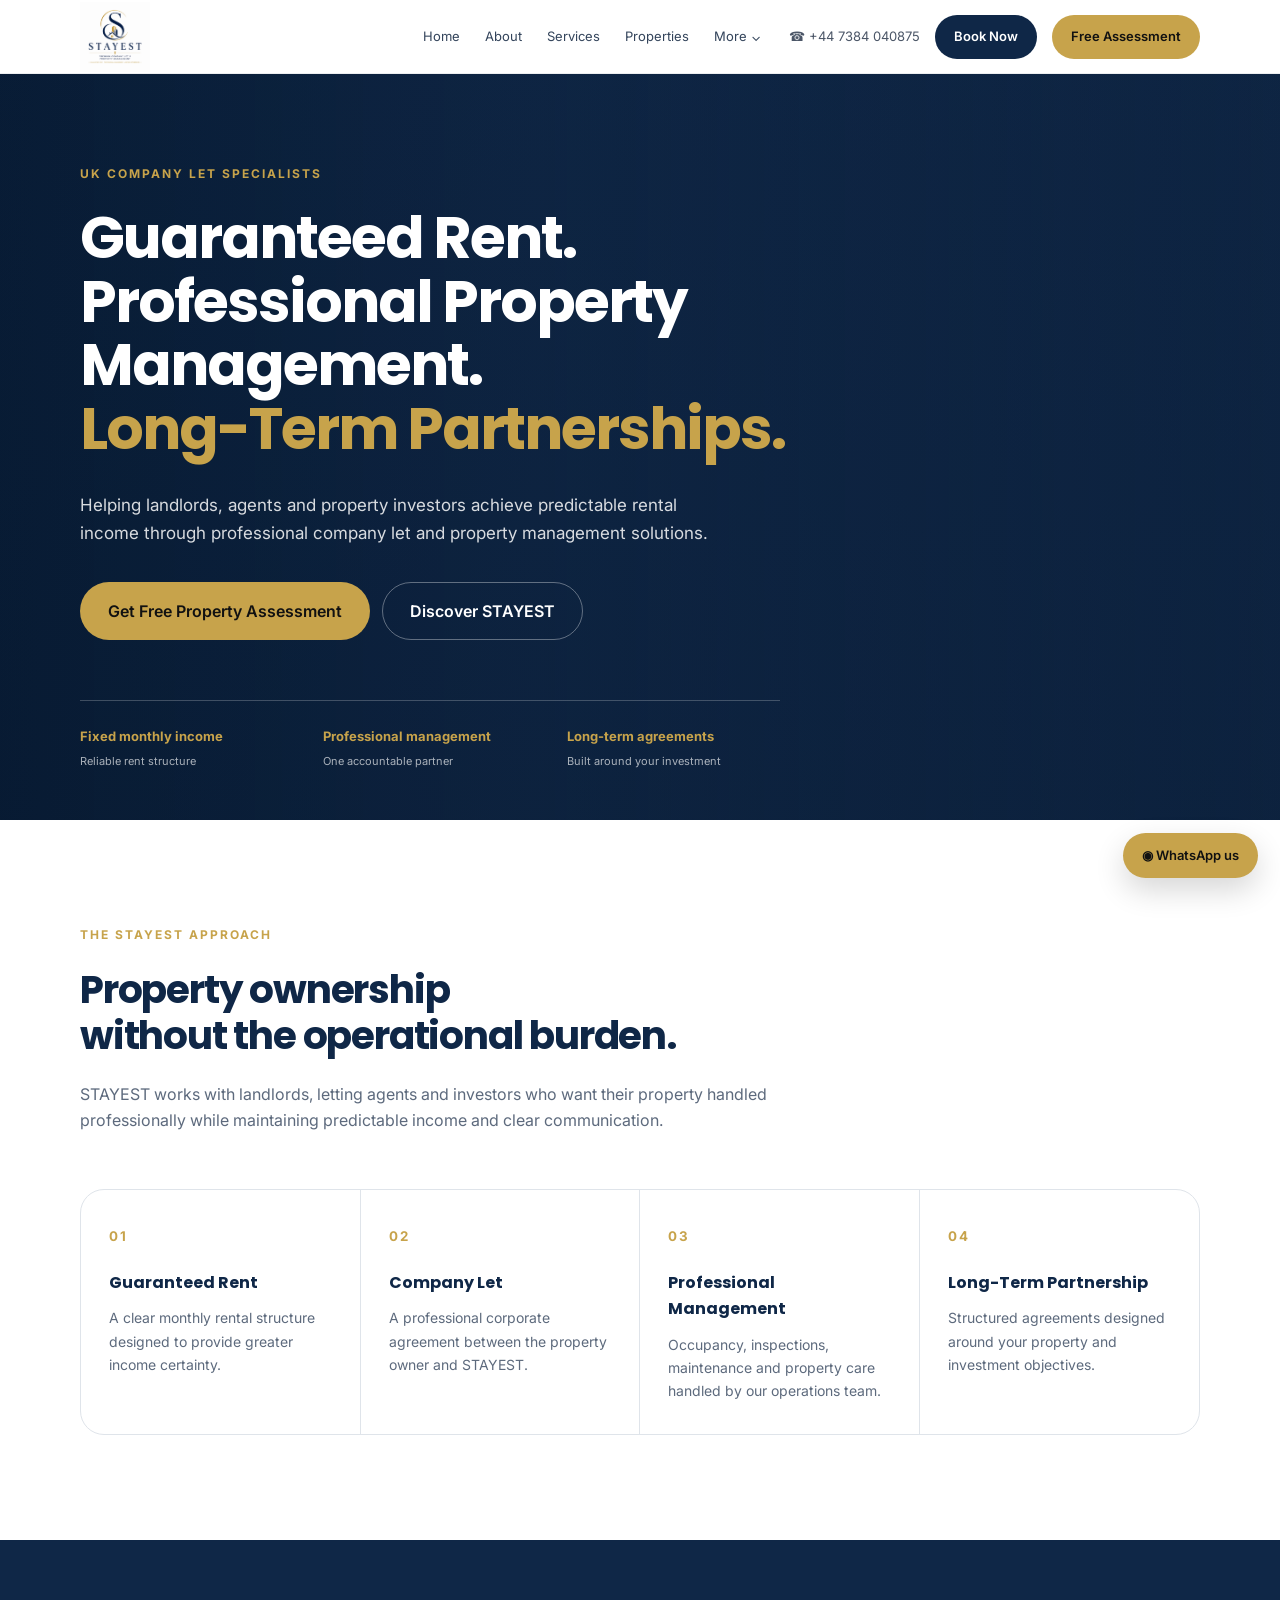
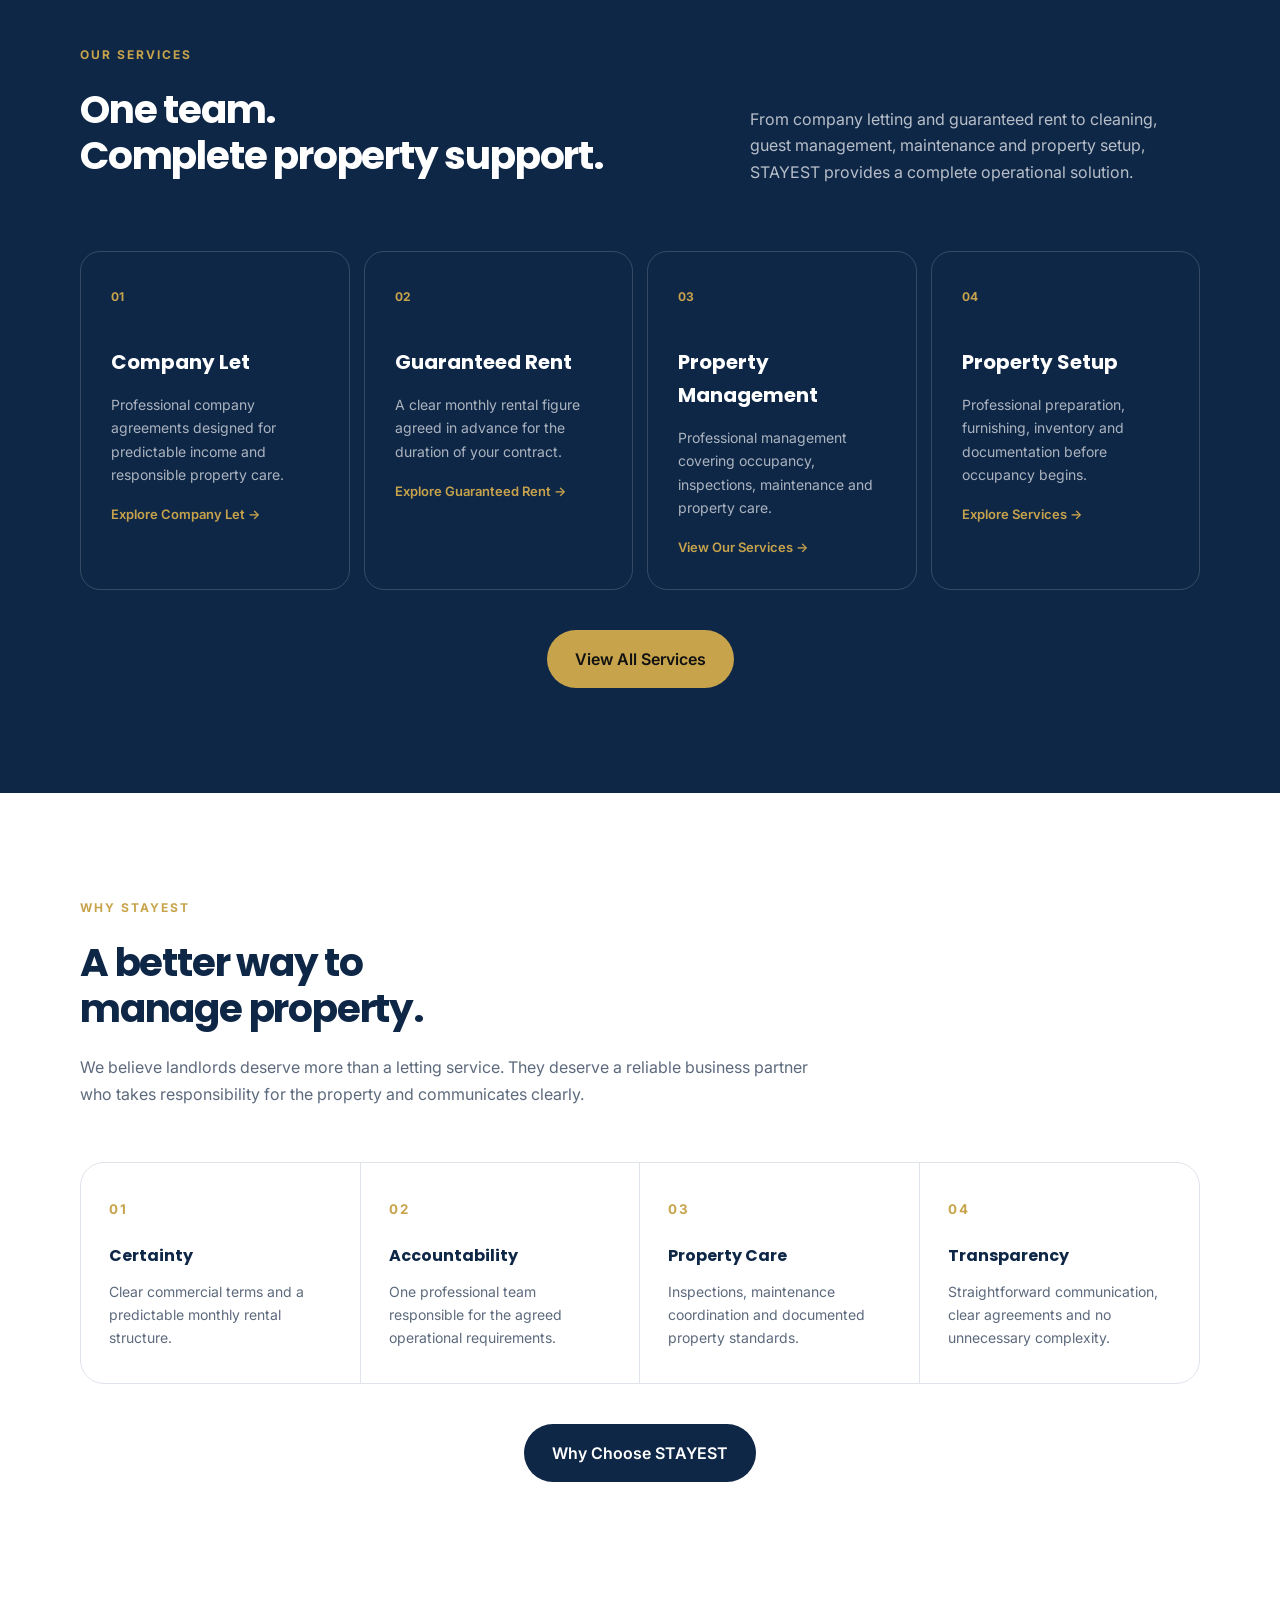
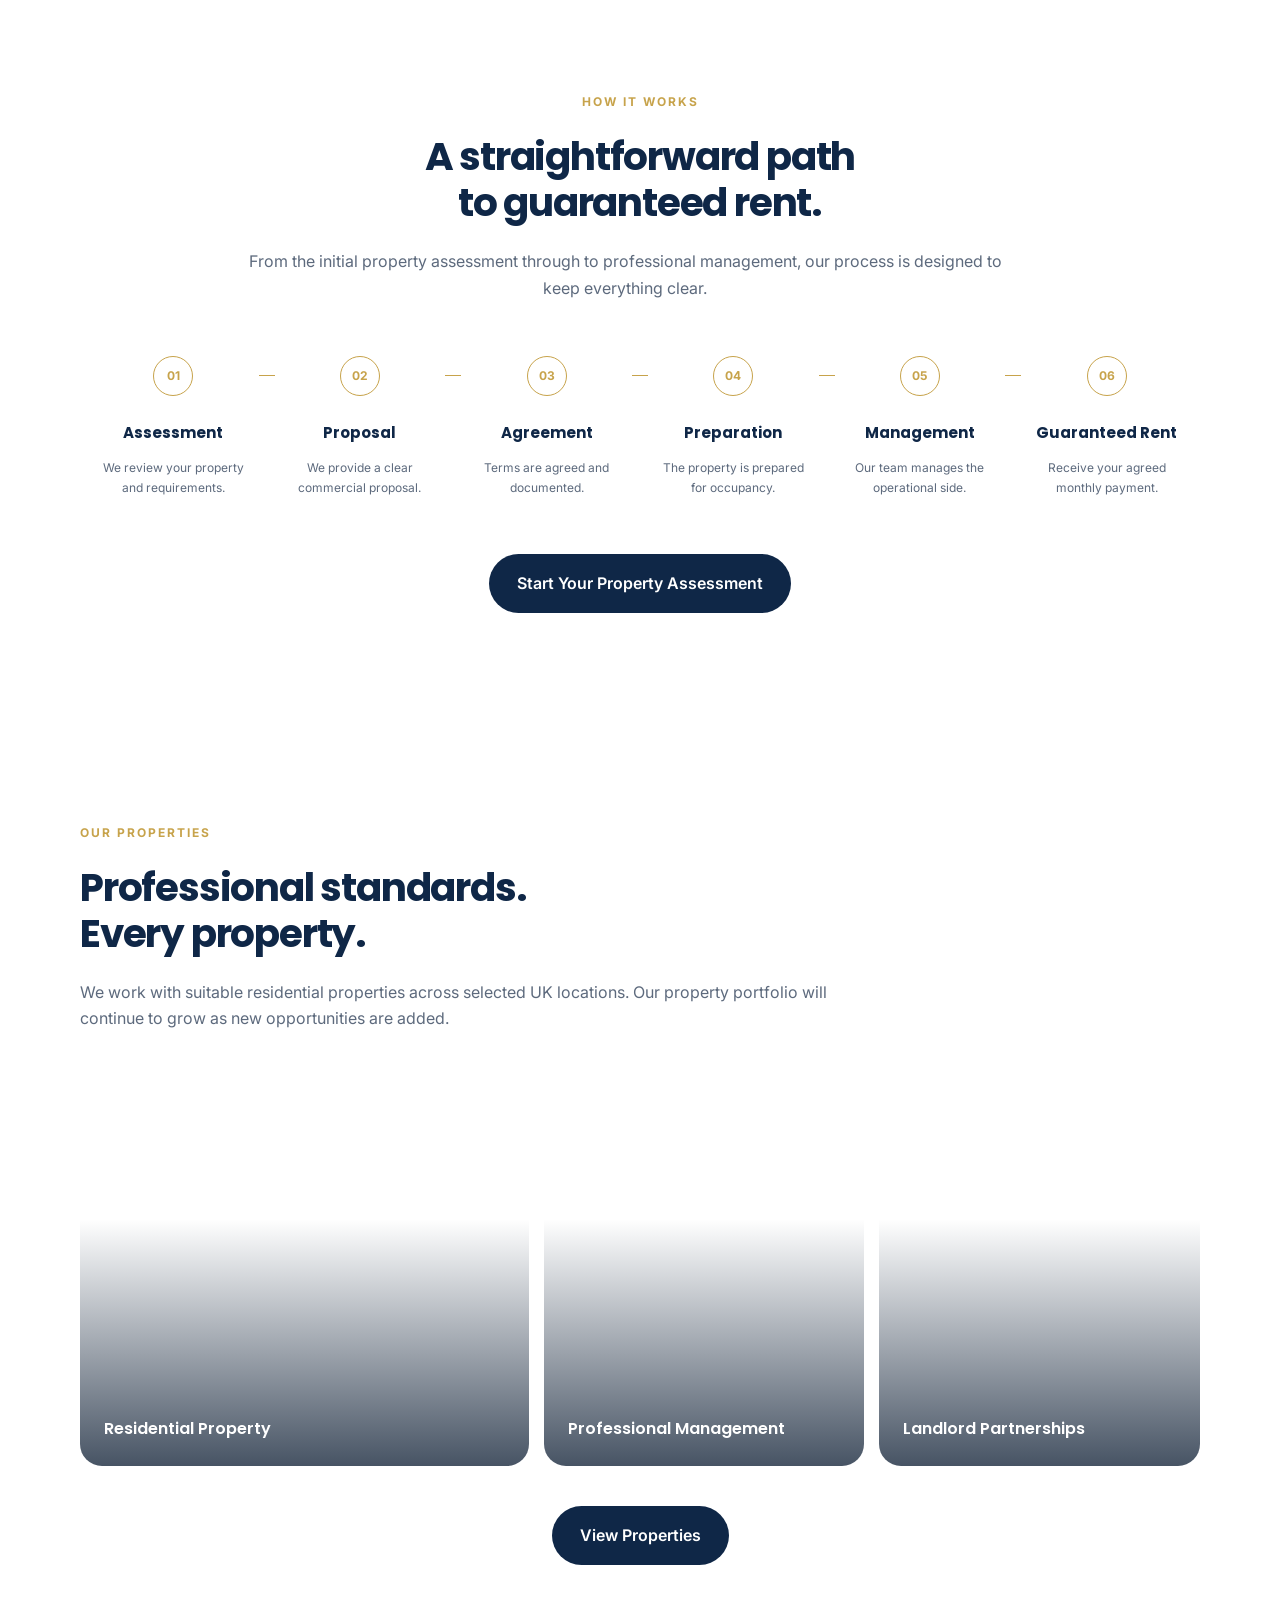
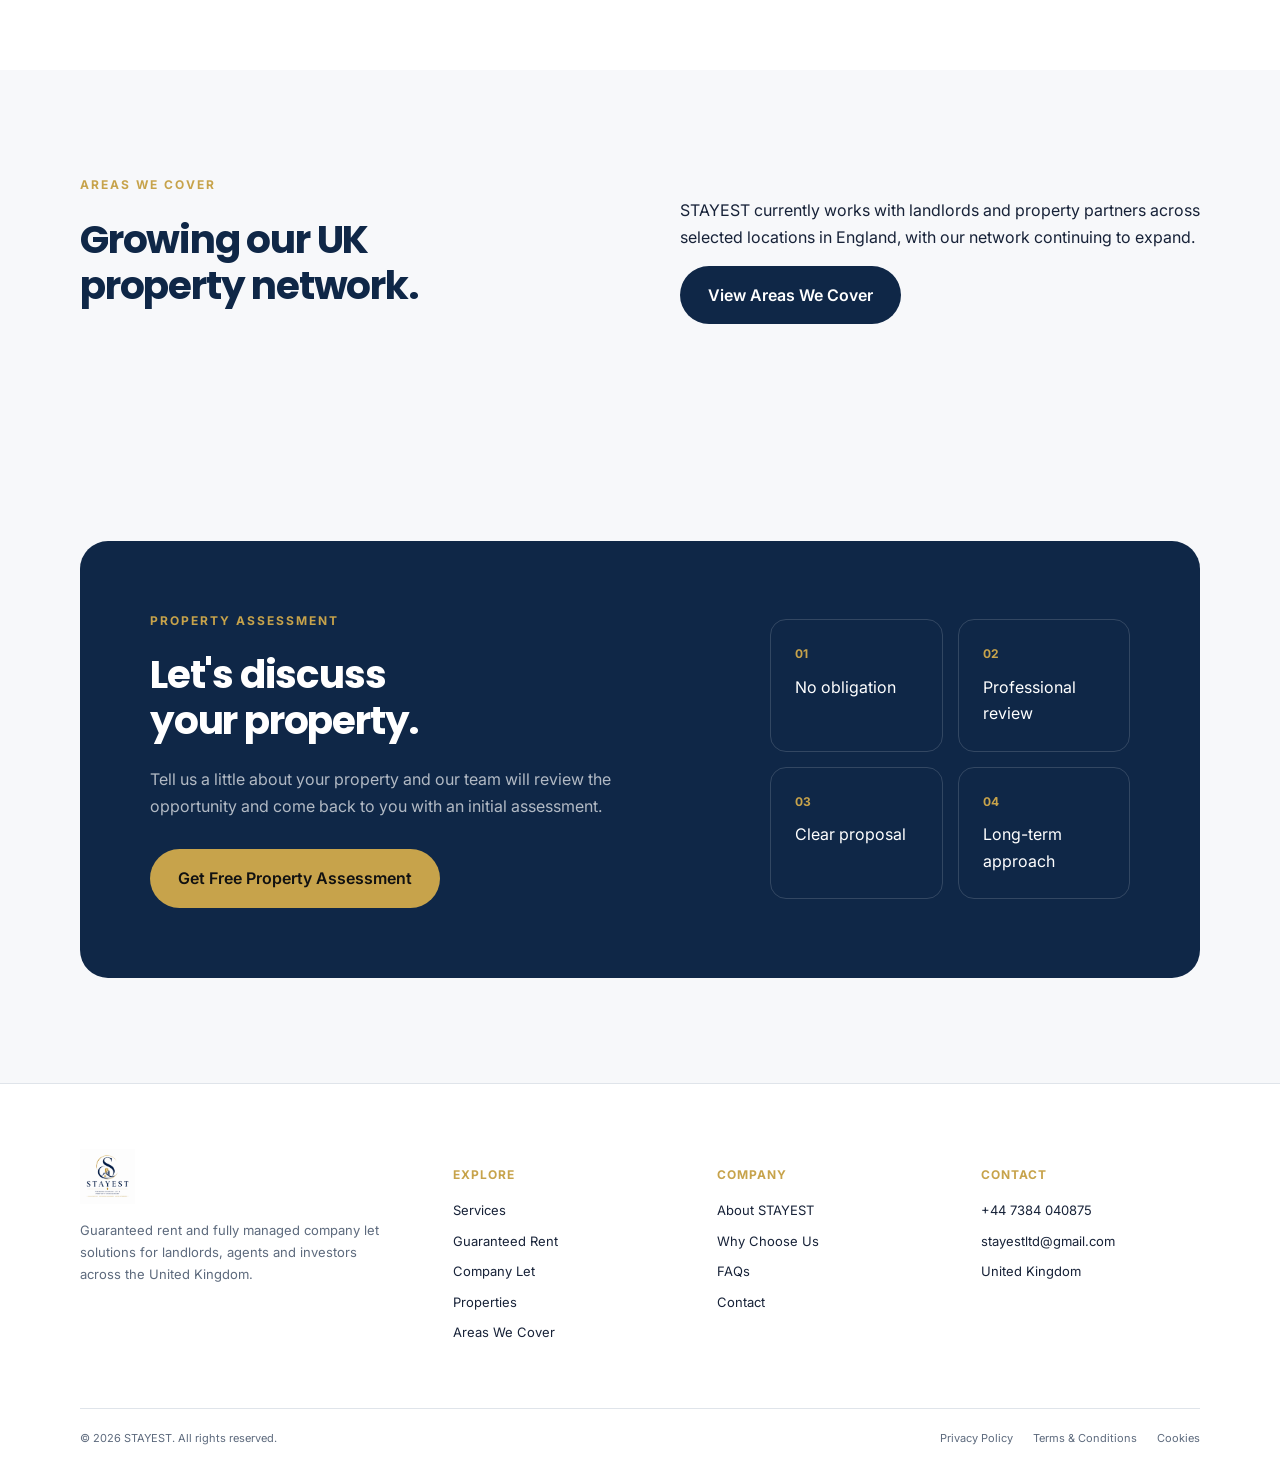
<file: index.html>
<!DOCTYPE html>
<html lang="en-GB">

<head>
  <meta charset="UTF-8">
  <meta name="viewport" content="width=device-width, initial-scale=1.0">

  <title>STAYEST | Guaranteed Rent & Professional Company Let Solutions</title>

  <meta
    name="description"
    content="STAYEST provides guaranteed rent, company let and professional property management solutions for landlords, letting agents and property investors across the United Kingdom."
  >

  <meta name="theme-color" content="#0F2747">

  <meta property="og:title" content="STAYEST | Guaranteed Rent & Company Let">
  <meta
    property="og:description"
    content="Professional company let and guaranteed rent solutions for UK landlords, agents and investors."
  >
  <meta property="og:type" content="website">

  <link rel="preconnect" href="https://fonts.googleapis.com">
  <link rel="preconnect" href="https://fonts.gstatic.com" crossorigin>

  <link
    href="https://fonts.googleapis.com/css2?family=Inter:wght@400;500;600;700&family=Poppins:wght@500;600;700;800&display=swap"
    rel="stylesheet"
  >

  <link rel="stylesheet" href="css/style.css">

  <script type="application/ld+json">
  {
    "@context": "https://schema.org",
    "@type": "RealEstateAgent",
    "name": "STAYEST",
    "description": "UK company let, guaranteed rent and property management business.",
    "telephone": "+447384040875",
    "areaServed": "United Kingdom"
  }
  </script>
</head>

<body>

<!-- =========================================================
     HEADER
========================================================= -->

<header class="site-header" id="top">

  <div class="container nav-wrap">

    <!-- LOGO -->
    <a class="brand" href="index.html" aria-label="STAYEST home">
      <img
        src="images/stayest_logo.png"
        alt="STAYEST"
        class="logo-image"
      >
    </a>


    <!-- DESKTOP NAVIGATION -->

    <nav class="desktop-nav" aria-label="Main navigation">

      <a href="index.html">Home</a>

      <a href="about.html">About</a>

      <a href="services.html">Services</a>

      <a href="properties.html">Properties</a>


      <!-- MORE -->

      <button
        class="nav-more"
        type="button"
        aria-expanded="false"
      >
        More <span>⌄</span>
      </button>


      <div class="more-menu">

        <a href="guaranteed-rent.html">
          Guaranteed Rent
        </a>

        <a href="company-let.html">
          Company Let
        </a>

        <a href="why-choose-us.html">
          Why Choose Us
        </a>

        <a href="areas.html">
          Areas We Cover
        </a>

        <a href="faq.html">
          FAQs
        </a>

        <a href="contact.html">
          Contact
        </a>

      </div>

    </nav>


    <!-- HEADER ACTIONS -->

    <div class="nav-actions">

      <a
        class="phone"
        href="tel:+447384040875"
      >
        ☎ <span>+44 7384 040875</span>
      </a>


      <a
        class="btn btn-navy btn-small"
        href="properties.html"
      >
        Book Now
      </a>


      <a
        class="btn btn-gold btn-small"
        href="contact.html"
      >
        Free Assessment
      </a>


      <!-- MOBILE MENU -->

      <button
        class="menu-toggle"
        type="button"
        aria-label="Open menu"
        aria-expanded="false"
      >

        <span></span>
        <span></span>
        <span></span>

      </button>

    </div>

  </div>


  <!-- MOBILE NAVIGATION -->

  <nav
    class="mobile-nav"
    aria-label="Mobile navigation"
  >

    <a href="index.html">Home</a>

    <a href="about.html">About</a>

    <a href="services.html">Services</a>

    <a href="properties.html">Properties</a>

    <a href="guaranteed-rent.html">Guaranteed Rent</a>

    <a href="company-let.html">Company Let</a>

    <a href="why-choose-us.html">Why Choose Us</a>

    <a href="areas.html">Areas We Cover</a>

    <a href="faq.html">FAQs</a>

    <a href="contact.html">Contact</a>

  </nav>

</header>


<main>


<!-- =========================================================
     HERO
========================================================= -->

<section class="hero">

  <div class="hero-bg"></div>

  <div class="hero-overlay"></div>

  <div class="container hero-content reveal">

    <p class="eyebrow">
      UK COMPANY LET SPECIALISTS
    </p>


    <h1>
      Guaranteed Rent.<br>
      Professional Property<br>
      Management.<br>
      <span>Long-Term Partnerships.</span>
    </h1>


    <p class="hero-copy">
      Helping landlords, agents and property investors achieve
      predictable rental income through professional company let
      and property management solutions.
    </p>


    <div class="hero-actions">

      <a
        class="btn btn-gold"
        href="contact.html"
      >
        Get Free Property Assessment
      </a>


      <a
        class="btn btn-outline-light"
        href="about.html"
      >
        Discover STAYEST
      </a>

    </div>


    <div class="hero-trust">

      <div>
        <strong>Fixed monthly income</strong>
        <span>Reliable rent structure</span>
      </div>

      <div>
        <strong>Professional management</strong>
        <span>One accountable partner</span>
      </div>

      <div>
        <strong>Long-term agreements</strong>
        <span>Built around your investment</span>
      </div>

    </div>

  </div>

</section>


<!-- =========================================================
     INTRODUCTION
========================================================= -->

<section class="ownership section">

  <div class="container">

    <div class="section-intro reveal">

      <p class="eyebrow">
        THE STAYEST APPROACH
      </p>

      <h2>
        Property ownership<br>
        without the operational burden.
      </h2>

      <p>
        STAYEST works with landlords, letting agents and investors
        who want their property handled professionally while
        maintaining predictable income and clear communication.
      </p>

    </div>


    <div class="benefit-grid reveal">

      <article>
        <small>01</small>
        <h3>Guaranteed Rent</h3>
        <p>
          A clear monthly rental structure designed to provide
          greater income certainty.
        </p>
      </article>


      <article>
        <small>02</small>
        <h3>Company Let</h3>
        <p>
          A professional corporate agreement between the property
          owner and STAYEST.
        </p>
      </article>


      <article>
        <small>03</small>
        <h3>Professional Management</h3>
        <p>
          Occupancy, inspections, maintenance and property care
          handled by our operations team.
        </p>
      </article>


      <article>
        <small>04</small>
        <h3>Long-Term Partnership</h3>
        <p>
          Structured agreements designed around your property
          and investment objectives.
        </p>
      </article>

    </div>

  </div>

</section>


<!-- =========================================================
     SERVICES
========================================================= -->

<section class="dark-section section">

  <div class="container">

    <div class="split-heading reveal">

      <div>

        <p class="eyebrow">
          OUR SERVICES
        </p>

        <h2>
          One team.<br>
          Complete property support.
        </h2>

      </div>

      <p>
        From company letting and guaranteed rent to cleaning,
        guest management, maintenance and property setup,
        STAYEST provides a complete operational solution.
      </p>

    </div>


    <div class="service-grid">

      <article class="service-card reveal">

        <span>01</span>

        <h3>
          Company Let
        </h3>

        <p>
          Professional company agreements designed for
          predictable income and responsible property care.
        </p>

        <a href="company-let.html">
          Explore Company Let →
        </a>

      </article>


      <article class="service-card reveal">

        <span>02</span>

        <h3>
          Guaranteed Rent
        </h3>

        <p>
          A clear monthly rental figure agreed in advance
          for the duration of your contract.
        </p>

        <a href="guaranteed-rent.html">
          Explore Guaranteed Rent →
        </a>

      </article>


      <article class="service-card reveal">

        <span>03</span>

        <h3>
          Property Management
        </h3>

        <p>
          Professional management covering occupancy,
          inspections, maintenance and property care.
        </p>

        <a href="services.html">
          View Our Services →
        </a>

      </article>


      <article class="service-card reveal">

        <span>04</span>

        <h3>
          Property Setup
        </h3>

        <p>
          Professional preparation, furnishing, inventory
          and documentation before occupancy begins.
        </p>

        <a href="services.html">
          Explore Services →
        </a>

      </article>

    </div>


    <div style="text-align:center; margin-top:40px;">

      <a
        class="btn btn-gold"
        href="services.html"
      >
        View All Services
      </a>

    </div>

  </div>

</section>


<!-- =========================================================
     WHY STAYEST
========================================================= -->

<section class="section">

  <div class="container">

    <div class="section-intro reveal">

      <p class="eyebrow">
        WHY STAYEST
      </p>

      <h2>
        A better way to<br>
        manage property.
      </h2>

      <p>
        We believe landlords deserve more than a letting service.
        They deserve a reliable business partner who takes
        responsibility for the property and communicates clearly.
      </p>

    </div>


    <div class="benefit-grid reveal">

      <article>
        <small>01</small>
        <h3>Certainty</h3>
        <p>
          Clear commercial terms and a predictable monthly
          rental structure.
        </p>
      </article>


      <article>
        <small>02</small>
        <h3>Accountability</h3>
        <p>
          One professional team responsible for the agreed
          operational requirements.
        </p>
      </article>


      <article>
        <small>03</small>
        <h3>Property Care</h3>
        <p>
          Inspections, maintenance coordination and documented
          property standards.
        </p>
      </article>


      <article>
        <small>04</small>
        <h3>Transparency</h3>
        <p>
          Straightforward communication, clear agreements and
          no unnecessary complexity.
        </p>
      </article>

    </div>


    <div style="text-align:center; margin-top:40px;">

      <a
        class="btn btn-navy"
        href="why-choose-us.html"
      >
        Why Choose STAYEST
      </a>

    </div>

  </div>

</section>


<!-- =========================================================
     HOW IT WORKS
========================================================= -->

<section class="process section">

  <div class="container">

    <div class="section-intro centered reveal">

      <p class="eyebrow">
        HOW IT WORKS
      </p>

      <h2>
        A straightforward path<br>
        to guaranteed rent.
      </h2>

      <p>
        From the initial property assessment through to
        professional management, our process is designed
        to keep everything clear.
      </p>

    </div>


    <div class="steps">

      <div class="step reveal">
        <b>01</b>
        <span></span>
        <h3>Assessment</h3>
        <p>
          We review your property and requirements.
        </p>
      </div>


      <div class="step reveal">
        <b>02</b>
        <span></span>
        <h3>Proposal</h3>
        <p>
          We provide a clear commercial proposal.
        </p>
      </div>


      <div class="step reveal">
        <b>03</b>
        <span></span>
        <h3>Agreement</h3>
        <p>
          Terms are agreed and documented.
        </p>
      </div>


      <div class="step reveal">
        <b>04</b>
        <span></span>
        <h3>Preparation</h3>
        <p>
          The property is prepared for occupancy.
        </p>
      </div>


      <div class="step reveal">
        <b>05</b>
        <span></span>
        <h3>Management</h3>
        <p>
          Our team manages the operational side.
        </p>
      </div>


      <div class="step reveal">
        <b>06</b>
        <span></span>
        <h3>Guaranteed Rent</h3>
        <p>
          Receive your agreed monthly payment.
        </p>
      </div>

    </div>


    <div style="text-align:center; margin-top:45px;">

      <a
        class="btn btn-navy"
        href="contact.html"
      >
        Start Your Property Assessment
      </a>

    </div>

  </div>

</section>


<!-- =========================================================
     PROPERTIES
========================================================= -->

<section class="properties section">

  <div class="container">

    <div class="section-intro reveal">

      <p class="eyebrow">
        OUR PROPERTIES
      </p>

      <h2>
        Professional standards.<br>
        Every property.
      </h2>

      <p>
        We work with suitable residential properties across
        selected UK locations. Our property portfolio will
        continue to grow as new opportunities are added.
      </p>

    </div>


    <div class="property-placeholders">

      <div class="property-image one reveal">
        <span>
          Residential Property
        </span>
      </div>


      <div class="property-image two reveal">
        <span>
          Professional Management
        </span>
      </div>


      <div class="property-image three reveal">
        <span>
          Landlord Partnerships
        </span>
      </div>

    </div>


    <div style="text-align:center; margin-top:40px;">

      <a
        class="btn btn-navy"
        href="properties.html"
      >
        View Properties
      </a>

    </div>

  </div>

</section>


<!-- =========================================================
     AREAS
========================================================= -->

<section class="areas section">

  <div class="container areas-box reveal">

    <div>

      <p class="eyebrow">
        AREAS WE COVER
      </p>

      <h2>
        Growing our UK<br>
        property network.
      </h2>

    </div>


    <div>

      <p>
        STAYEST currently works with landlords and property
        partners across selected locations in England, with
        our network continuing to expand.
      </p>


      <a
        class="btn btn-navy"
        href="areas.html"
      >
        View Areas We Cover
      </a>

    </div>

  </div>

</section>


<!-- =========================================================
     FINAL CTA
========================================================= -->

<section class="assessment section">

  <div class="container assessment-box reveal">

    <div>

      <p class="eyebrow">
        PROPERTY ASSESSMENT
      </p>

      <h2>
        Let's discuss<br>
        your property.
      </h2>

      <p>
        Tell us a little about your property and our team
        will review the opportunity and come back to you
        with an initial assessment.
      </p>


      <a
        class="btn btn-gold"
        href="contact.html"
      >
        Get Free Property Assessment
      </a>

    </div>


    <div class="assessment-points">

      <div>
        <strong>01</strong>
        <span>No obligation</span>
      </div>

      <div>
        <strong>02</strong>
        <span>Professional review</span>
      </div>

      <div>
        <strong>03</strong>
        <span>Clear proposal</span>
      </div>

      <div>
        <strong>04</strong>
        <span>Long-term approach</span>
      </div>

    </div>

  </div>

</section>


</main>


<!-- =========================================================
     WHATSAPP
========================================================= -->

<a
  class="whatsapp"
  href="https://wa.me/447384040875?text=Hello%20STAYEST%2C%20I%E2%80%99m%20interested%20in%20your%20company%20let%20and%20guaranteed%20rent%20services.%20I%E2%80%99d%20like%20to%20discuss%20my%20property%20and%20find%20out%20whether%20it%20would%20be%20suitable.%20Thank%20you."
  target="_blank"
  rel="noopener"
>
  ◉ <span>WhatsApp us</span>
</a>


<!-- =========================================================
     FOOTER
========================================================= -->

<footer class="footer">

  <div class="container footer-grid">

    <div>

      <img
        src="images/stayest_logo.png"
        alt="STAYEST"
        class="footer-logo"
      >

      <p>
        Guaranteed rent and fully managed company let
        solutions for landlords, agents and investors
        across the United Kingdom.
      </p>

    </div>


    <div>

      <h4>
        Explore
      </h4>

      <a href="services.html">
        Services
      </a>

      <a href="guaranteed-rent.html">
        Guaranteed Rent
      </a>

      <a href="company-let.html">
        Company Let
      </a>

      <a href="properties.html">
        Properties
      </a>

      <a href="areas.html">
        Areas We Cover
      </a>

    </div>


    <div>

      <h4>
        Company
      </h4>

      <a href="about.html">
        About STAYEST
      </a>

      <a href="why-choose-us.html">
        Why Choose Us
      </a>

      <a href="faq.html">
        FAQs
      </a>

      <a href="contact.html">
        Contact
      </a>

    </div>


    <div>

      <h4>
        Contact
      </h4>

      <a href="tel:+447384040875">
        +44 7384 040875
      </a>

      <a href="mailto:stayestltd@gmail.com">
        stayestltd@gmail.com
      </a>

      <span>
        United Kingdom
      </span>

    </div>

  </div>


  <div class="container footer-bottom">

    <span>
      © 2026 STAYEST. All rights reserved.
    </span>

    <div>

      <a href="privacy.html">
        Privacy Policy
      </a>

      <a href="terms.html">
        Terms & Conditions
      </a>

      <a href="#">
        Cookies
      </a>

    </div>

  </div>

</footer>


<script src="js/script.js"></script>

</body>
</html>
</file>
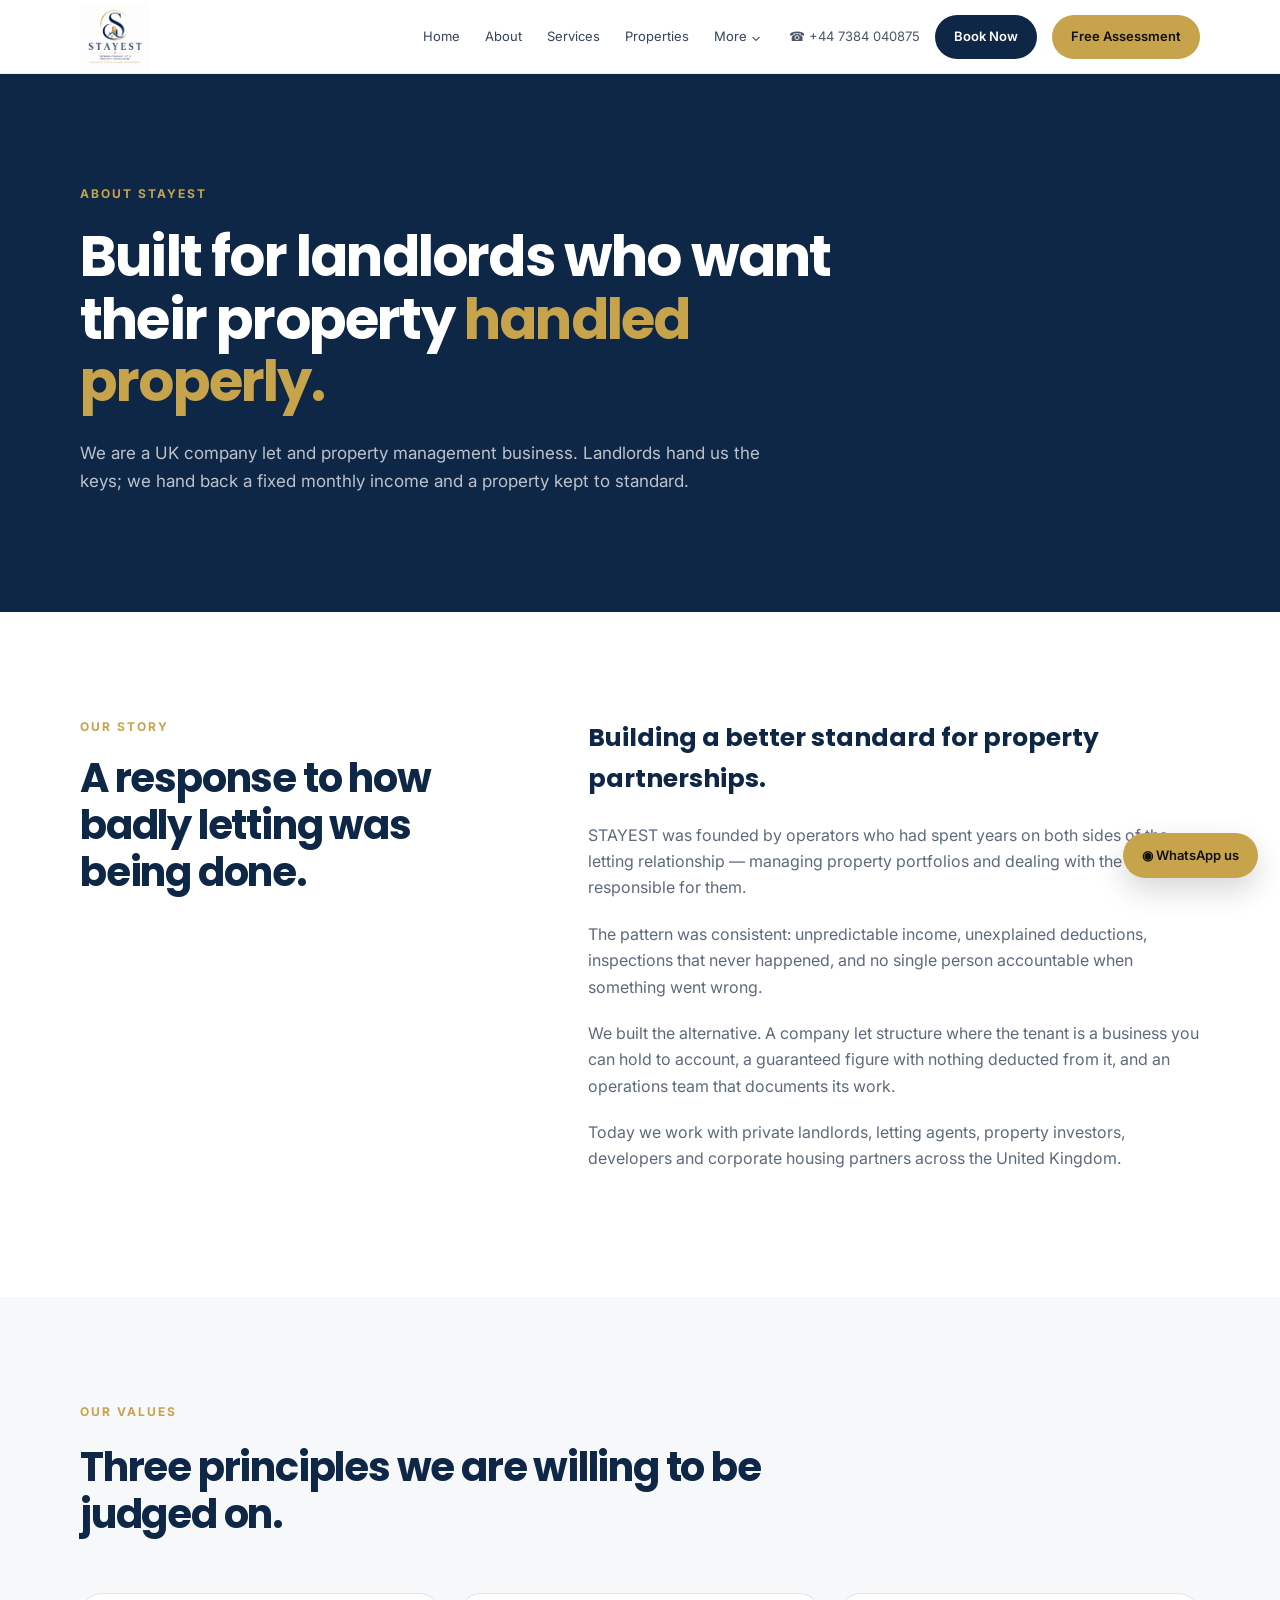
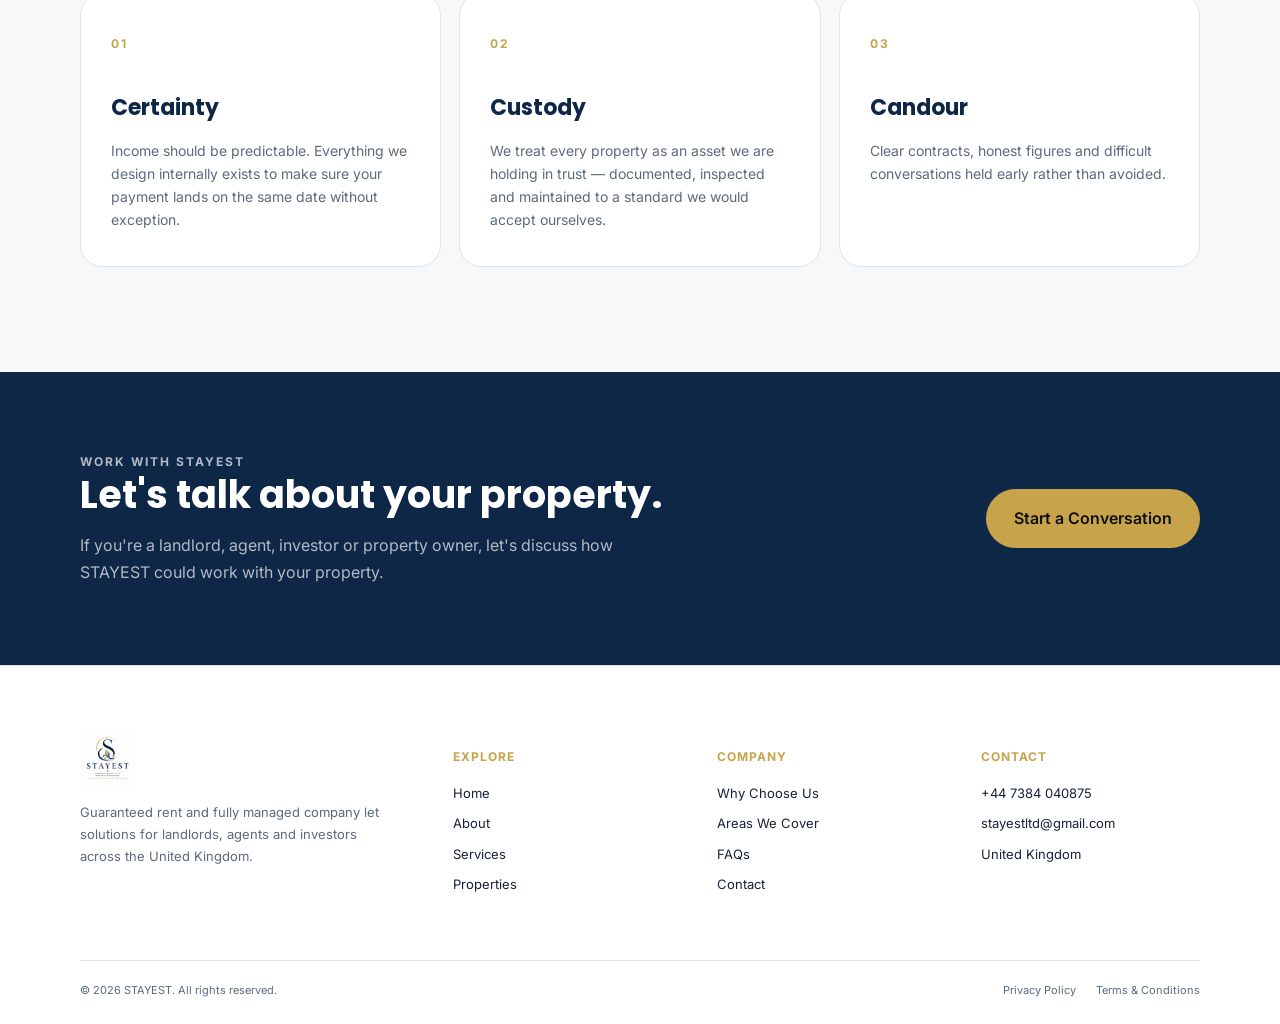
<file: about.html>
<!DOCTYPE html>
<html lang="en-GB">
<head>
  <meta charset="UTF-8">
  <meta name="viewport" content="width=device-width, initial-scale=1.0">

  <title>About STAYEST | Company Let & Property Management</title>

  <meta name="description" content="Learn about STAYEST, a UK company let and property management business built for landlords who want their property handled properly.">

  <meta name="theme-color" content="#0F2747">

  <link rel="preconnect" href="https://fonts.googleapis.com">
  <link rel="preconnect" href="https://fonts.gstatic.com" crossorigin>
  <link href="https://fonts.googleapis.com/css2?family=Inter:wght@400;500;600;700&family=Poppins:wght@500;600;700;800&display=swap" rel="stylesheet">

  <link rel="stylesheet" href="css/style.css">

  <style>
    .about-hero{
      background:var(--navy);
      color:#fff;
      padding:110px 0 100px;
    }

    .about-hero h1{
      font-family:Poppins,sans-serif;
      font-size:56px;
      line-height:1.12;
      letter-spacing:-1.8px;
      max-width:850px;
      margin:0 0 25px;
    }

    .about-hero h1 span{
      color:var(--gold);
    }

    .about-hero-copy{
      max-width:700px;
      color:rgba(255,255,255,.72);
      font-size:17px;
    }

    .story-section{
      background:#fff;
    }

    .story-grid{
      display:grid;
      grid-template-columns:.8fr 1.2fr;
      gap:100px;
      align-items:start;
    }

    .story-label{
      font-size:12px;
      font-weight:700;
      letter-spacing:2px;
      color:var(--gold);
      margin:0 0 18px;
    }

    .story-grid h2,
    .values-heading h2{
      font-family:Poppins,sans-serif;
      color:var(--navy);
      font-size:40px;
      line-height:1.18;
      letter-spacing:-1.2px;
      margin:0;
    }

    .story-content h3{
      font-family:Poppins,sans-serif;
      color:var(--navy);
      font-size:25px;
      margin:0 0 22px;
    }

    .story-content p{
      color:var(--muted);
      font-size:16px;
      margin:0 0 20px;
    }

    .values-section{
      background:var(--light);
    }

    .values-heading{
      max-width:720px;
      margin-bottom:55px;
    }

    .values-grid{
      display:grid;
      grid-template-columns:repeat(3,1fr);
      gap:18px;
    }

    .value-card{
      background:#fff;
      border:1px solid var(--line);
      border-radius:22px;
      padding:35px 30px;
      min-height:260px;
      transition:transform .3s ease,box-shadow .3s ease;
    }

    .value-card:hover{
      transform:translateY(-5px);
      box-shadow:0 18px 45px rgba(15,39,71,.08);
    }

    .value-number{
      color:var(--gold);
      font-size:12px;
      font-weight:700;
      letter-spacing:2px;
    }

    .value-card h3{
      font-family:Poppins,sans-serif;
      color:var(--navy);
      font-size:22px;
      margin:35px 0 12px;
    }

    .value-card p{
      color:var(--muted);
      font-size:14px;
      margin:0;
    }

    .about-cta{
      background:var(--navy);
      color:#fff;
      padding:80px 0;
    }

    .about-cta-box{
      display:flex;
      justify-content:space-between;
      align-items:center;
      gap:50px;
    }

    .about-cta h2{
      font-family:Poppins,sans-serif;
      font-size:38px;
      line-height:1.2;
      margin:0 0 15px;
    }

    .about-cta p{
      color:rgba(255,255,255,.68);
      max-width:600px;
      margin:0;
    }

    @media(max-width:800px){
      .about-hero{
        padding:80px 0;
      }

      .about-hero h1{
        font-size:40px;
      }

      .story-grid{
        grid-template-columns:1fr;
        gap:35px;
      }

      .story-grid h2,
      .values-heading h2{
        font-size:31px;
      }

      .values-grid{
        grid-template-columns:1fr;
      }

      .about-cta-box{
        display:grid;
        gap:30px;
      }

      .about-cta h2{
        font-size:31px;
      }
    }

    @media(max-width:480px){
      .about-hero h1{
        font-size:34px;
      }
    }
  </style>
</head>

<body>

  <!-- HEADER -->
  <header class="site-header" id="top">

  <div class="container nav-wrap">

    <!-- LOGO -->
    <a class="brand" href="index.html" aria-label="STAYEST home">
      <img src="images/stayest_logo.png" alt="STAYEST" class="logo-image">
    </a>

    <!-- DESKTOP NAVIGATION -->
    <nav class="desktop-nav" aria-label="Main navigation">

      <a href="index.html">Home</a>

      <a href="about.html">About</a>

      <a href="services.html">Services</a>

      <a href="properties.html">Properties</a>

      <!-- MORE -->
      <button class="nav-more" type="button" aria-expanded="false">
        More <span>⌄</span>
      </button>

      <div class="more-menu">

        <a href="guaranteed-rent.html">Guaranteed Rent</a>

        <a href="company-let.html">Company Let</a>

        <a href="why-choose-us.html">Why Choose Us</a>

        <a href="areas.html">Areas We Cover</a>

        <a href="faq.html">FAQs</a>

        <a href="contact.html">Contact</a>

      </div>

    </nav>

    <!-- HEADER ACTIONS -->
    <div class="nav-actions">

      <!-- PHONE -->
      <a class="phone" href="tel:+447384040875">
        ☎ <span>+44 7384 040875</span>
      </a>

      <!-- BOOK NOW -->
      <a class="btn btn-navy btn-small" href="properties.html">
        Book Now
      </a>

      <!-- FREE ASSESSMENT -->
      <a class="btn btn-gold btn-small" href="contact.html">
        Free Assessment
      </a>

      <!-- MOBILE MENU -->
      <button
        class="menu-toggle"
        type="button"
        aria-label="Open menu"
        aria-expanded="false">

        <span></span>
        <span></span>
        <span></span>

      </button>

    </div>

  </div>

  <!-- MOBILE NAVIGATION -->
    <nav class="mobile-nav" aria-label="Mobile navigation">

      <a href="index.html">Home</a>

      <a href="about.html">About</a>

      <a href="services.html">Services</a>

      <a href="properties.html">Properties</a>

      <a href="guaranteed-rent.html">Guaranteed Rent</a>

      <a href="company-let.html">Company Let</a>

      <a href="why-choose-us.html">Why Choose Us</a>

      <a href="areas.html">Areas We Cover</a>

      <a href="faq.html">FAQs</a>

      <a href="contact.html">Contact</a>

    </nav>
  </header>


  <main>

    <!-- ABOUT HERO -->
    <section class="about-hero">
      <div class="container reveal">

        <p class="eyebrow">ABOUT STAYEST</p>

        <h1>
          Built for landlords who want their property
          <span>handled properly.</span>
        </h1>

        <p class="about-hero-copy">
          We are a UK company let and property management business.
          Landlords hand us the keys; we hand back a fixed monthly
          income and a property kept to standard.
        </p>

      </div>
    </section>


    <!-- OUR STORY -->
    <section class="section story-section">
      <div class="container story-grid">

        <div class="reveal">
          <p class="story-label">OUR STORY</p>
          <h2>A response to how badly letting was being done.</h2>
        </div>

        <div class="story-content reveal">

          <h3>Building a better standard for property partnerships.</h3>

          <p>
            STAYEST was founded by operators who had spent years on both
            sides of the letting relationship — managing property
            portfolios and dealing with the agents responsible for them.
          </p>

          <p>
            The pattern was consistent: unpredictable income, unexplained
            deductions, inspections that never happened, and no single
            person accountable when something went wrong.
          </p>

          <p>
            We built the alternative. A company let structure where the
            tenant is a business you can hold to account, a guaranteed
            figure with nothing deducted from it, and an operations team
            that documents its work.
          </p>

          <p>
            Today we work with private landlords, letting agents, property
            investors, developers and corporate housing partners across
            the United Kingdom.
          </p>

        </div>

      </div>
    </section>


    <!-- OUR VALUES -->
    <section class="section values-section">

      <div class="container">

        <div class="values-heading reveal">

          <p class="eyebrow">OUR VALUES</p>

          <h2>
            Three principles we are willing to be judged on.
          </h2>

        </div>


        <div class="values-grid">

          <article class="value-card reveal">

            <span class="value-number">01</span>

            <h3>Certainty</h3>

            <p>
              Income should be predictable. Everything we design internally
              exists to make sure your payment lands on the same date
              without exception.
            </p>

          </article>


          <article class="value-card reveal">

            <span class="value-number">02</span>

            <h3>Custody</h3>

            <p>
              We treat every property as an asset we are holding in trust —
              documented, inspected and maintained to a standard we would
              accept ourselves.
            </p>

          </article>


          <article class="value-card reveal">

            <span class="value-number">03</span>

            <h3>Candour</h3>

            <p>
              Clear contracts, honest figures and difficult conversations
              held early rather than avoided.
            </p>

          </article>

        </div>

      </div>

    </section>


    <!-- CTA -->
    <section class="about-cta">

      <div class="container about-cta-box reveal">

        <div>
          <p class="eyebrow">WORK WITH STAYEST</p>

          <h2>
            Let's talk about your property.
          </h2>

          <p>
            If you're a landlord, agent, investor or property owner,
            let's discuss how STAYEST could work with your property.
          </p>
        </div>

        <a class="btn btn-gold" href="contact.html">
          Start a Conversation
        </a>

      </div>

    </section>

  </main>


  <!-- FOOTER -->
  <footer class="footer">

    <div class="container footer-grid">

      <div>

        <img src="images/stayest_logo.png"
             alt="STAYEST"
             class="footer-logo">

        <p>
          Guaranteed rent and fully managed company let solutions for
          landlords, agents and investors across the United Kingdom.
        </p>

      </div>


      <div>

        <h4>Explore</h4>

        <a href="index.html">Home</a>
        <a href="about.html">About</a>
        <a href="services.html">Services</a>
        <a href="properties.html">Properties</a>

      </div>


      <div>

        <h4>Company</h4>

        <a href="why-choose-us.html">Why Choose Us</a>
        <a href="areas.html">Areas We Cover</a>
        <a href="faqs.html">FAQs</a>
        <a href="contact.html">Contact</a>

      </div>


      <div>

        <h4>Contact</h4>

        <a href="tel:+447384040875">+44 7384 040875</a>
        <a href="mailto:stayestltd@gmail.com">stayestltd@gmail.com</a>
        <span>United Kingdom</span>

      </div>

    </div>


    <div class="container footer-bottom">

      <span>
        © 2026 STAYEST. All rights reserved.
      </span>

      <div>
        <a href="privacy-policy.html">Privacy Policy</a>
        <a href="terms.html">Terms & Conditions</a>
      </div>

    </div>

  </footer>


  <a
    class="whatsapp"
    href="https://wa.me/447384040875?text=Hello%20STAYEST%2C%20I%E2%80%99m%20interested%20in%20your%20company%20let%20and%20guaranteed%20rent%20services.%20I%E2%80%99d%20like%20to%20discuss%20my%20property%20and%20find%20out%20whether%20it%20would%20be%20suitable.%20Thank%20you."
    target="_blank"
    rel="noopener"
  >
    ◉ <span>WhatsApp us</span>
  </a>


  <script src="js/script.js"></script>

</body>
</html>
</file>
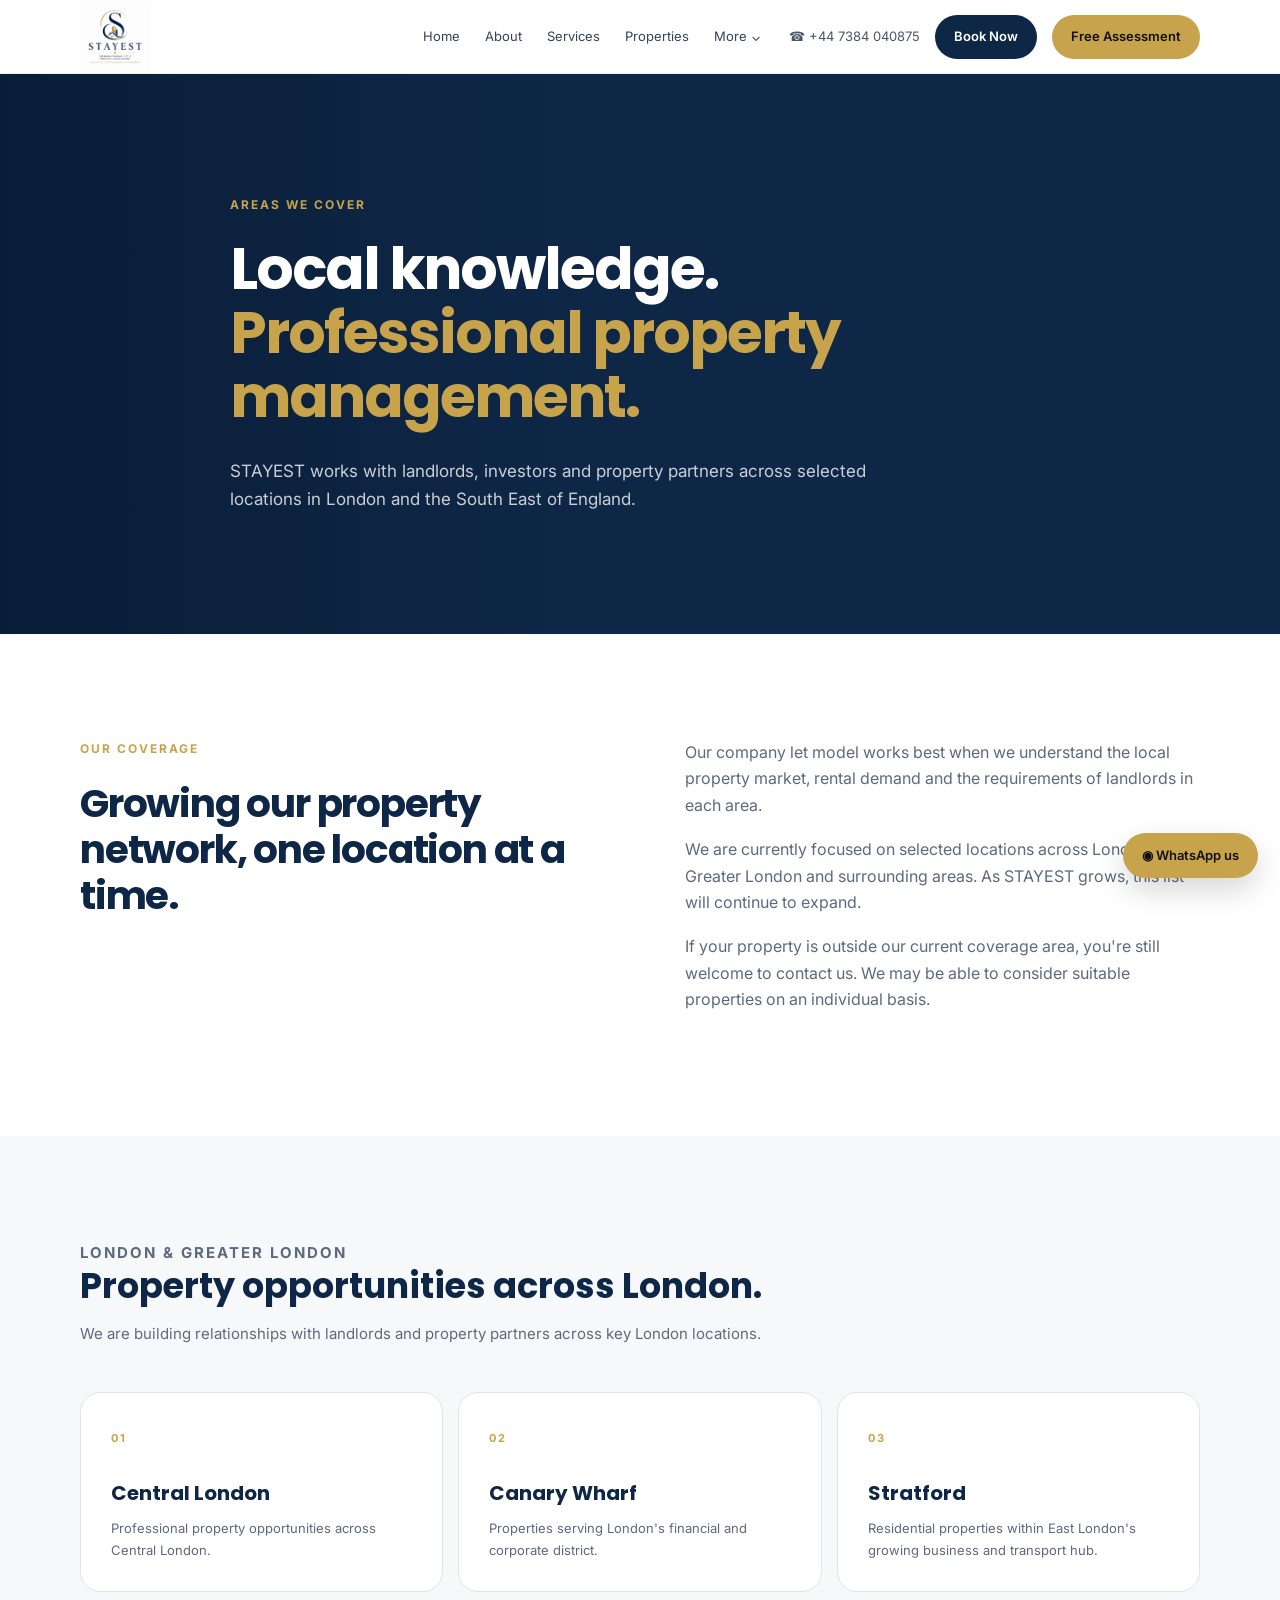
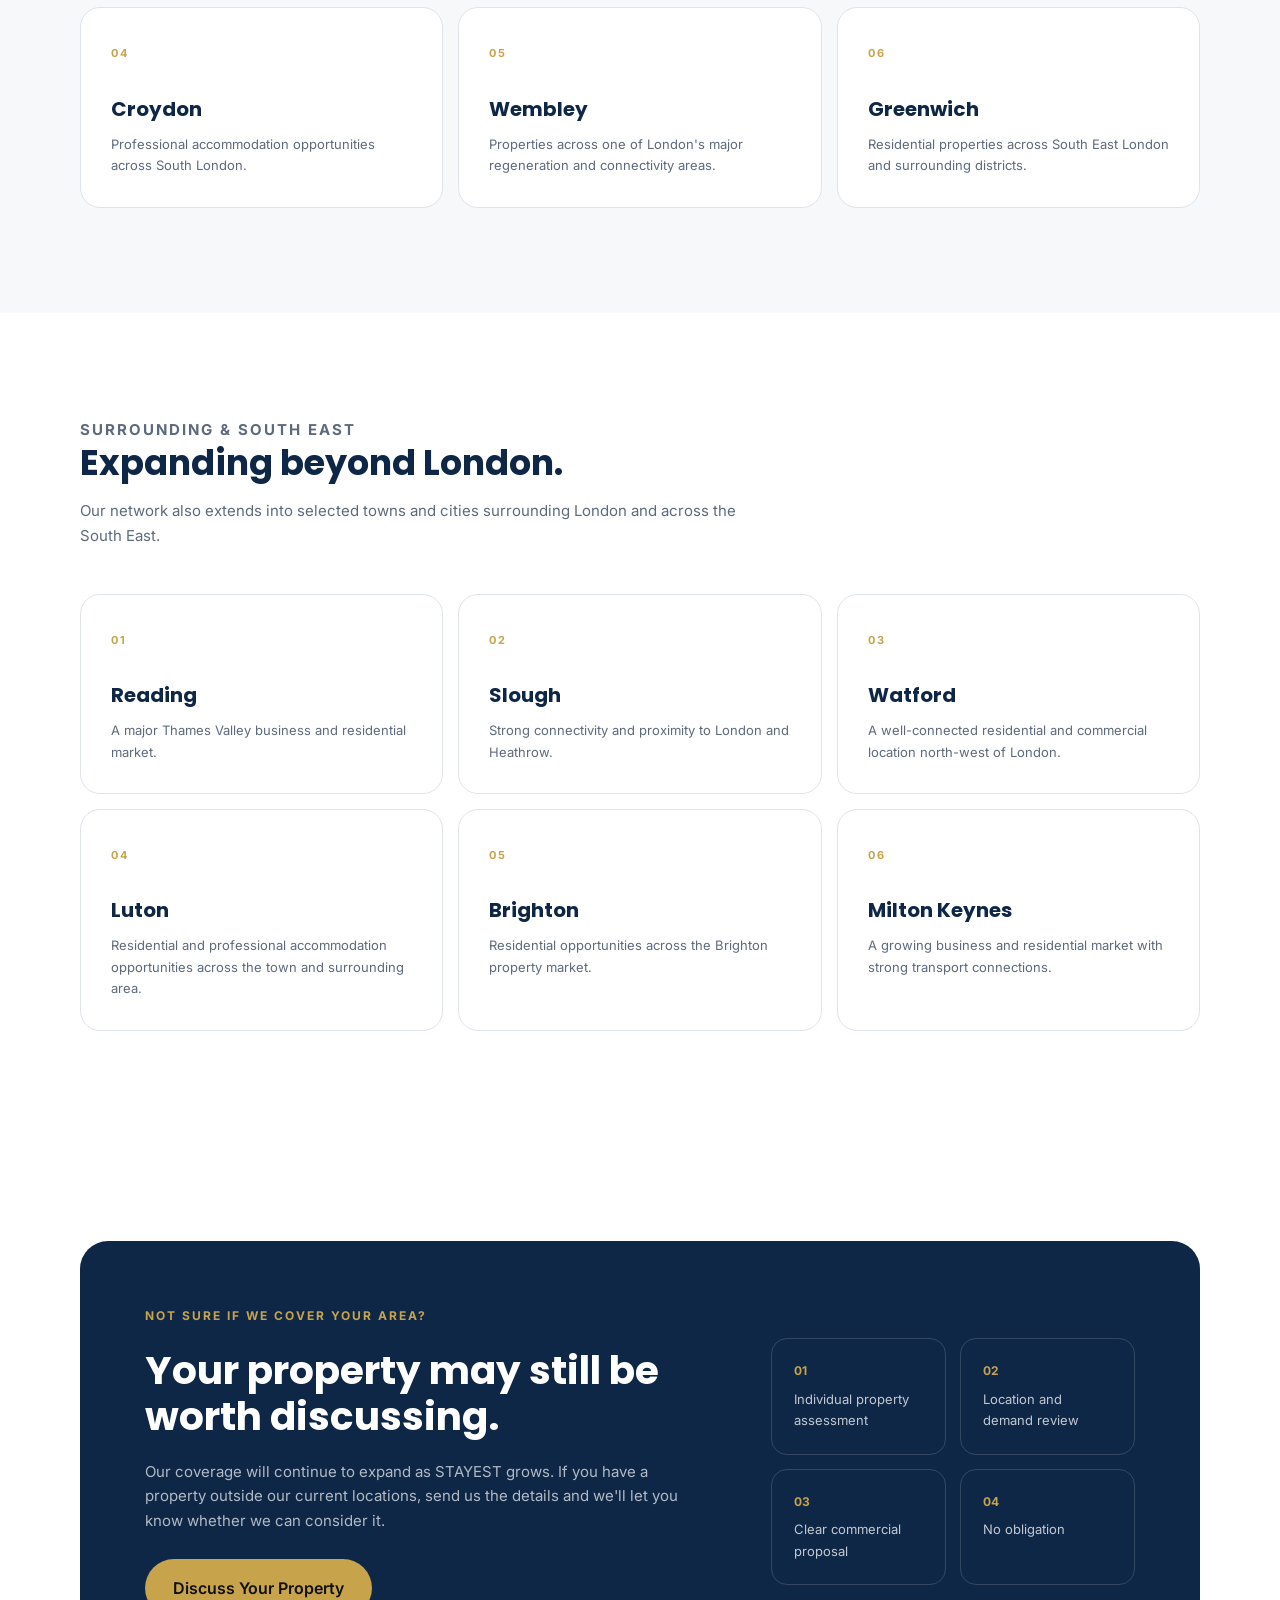
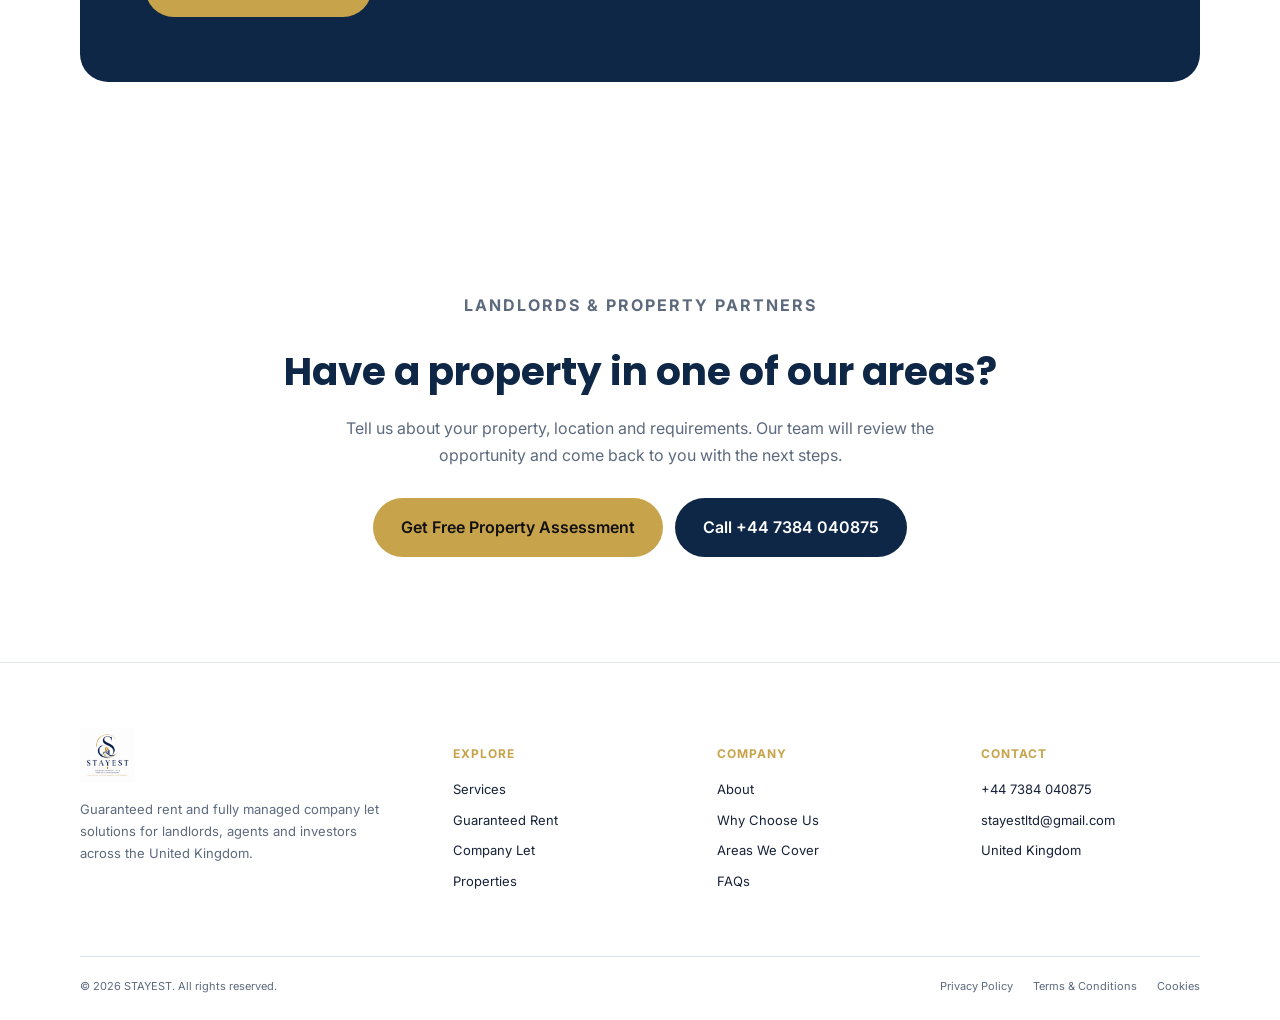
<file: areas.html>
<!DOCTYPE html>
<html lang="en-GB">

<head>
  <meta charset="UTF-8">
  <meta name="viewport" content="width=device-width, initial-scale=1.0">

  <title>Areas We Cover | STAYEST</title>

  <meta name="description"
    content="STAYEST provides company let, guaranteed rent and professional property management solutions across selected locations in London and the South East of England.">

  <meta name="theme-color" content="#0F2747">

  <link rel="preconnect" href="https://fonts.googleapis.com">
  <link rel="preconnect" href="https://fonts.gstatic.com" crossorigin>

  <link
    href="https://fonts.googleapis.com/css2?family=Inter:wght@400;500;600;700&family=Poppins:wght@500;600;700;800&display=swap"
    rel="stylesheet">

  <link rel="stylesheet" href="css/style.css">

  <style>

    /* =========================================
       AREAS PAGE
    ========================================= */

    .areas-hero {
      min-height: 560px;
      position: relative;
      display: flex;
      align-items: center;
      overflow: hidden;
      background: var(--navy);
    }

    .areas-hero-bg {
      position: absolute;
      inset: 0;

      background:
        linear-gradient(
          90deg,
          rgba(8, 29, 55, .95) 0%,
          rgba(15, 39, 71, .88) 45%,
          rgba(15, 39, 71, .62) 100%
        ),
        url("https://images.unsplash.com/photo-1513635269975-59663e0ac1ad?auto=format&fit=crop&w=2200&q=85")
        center/cover;
    }

    .areas-hero-content {
      position: relative;
      z-index: 1;
      color: #fff;
      padding: 100px 0;
      max-width: 820px;
    }

    .areas-hero h1 {
      font-family: Poppins, sans-serif;
      font-size: 58px;
      line-height: 1.1;
      letter-spacing: -2px;
      margin: 0 0 28px;
    }

    .areas-hero h1 span {
      color: var(--gold);
    }

    .areas-hero p:not(.eyebrow) {
      color: rgba(255,255,255,.78);
      font-size: 17px;
      max-width: 680px;
      margin: 0;
    }


    /* INTRO */

    .areas-intro {
      display: grid;
      grid-template-columns: 1fr 1fr;
      gap: 90px;
      align-items: start;
    }

    .areas-intro h2 {
      font-family: Poppins;
      font-size: 39px;
      line-height: 1.18;
      letter-spacing: -1.2px;
      color: var(--navy);
      margin: 0;
    }

    .areas-intro-copy p {
      color: var(--muted);
      font-size: 16px;
      margin: 0 0 18px;
    }


    /* LOCATION SECTIONS */

    .location-section {
      background: var(--light);
    }

    .location-heading {
      max-width: 700px;
      margin-bottom: 45px;
    }

    .location-heading h2 {
      font-family: Poppins;
      color: var(--navy);
      font-size: 35px;
      line-height: 1.2;
      margin: 0 0 15px;
    }

    .location-heading p {
      color: var(--muted);
      font-size: 15px;
      margin: 0;
    }


    /* LOCATION GRID */

    .location-grid {
      display: grid;
      grid-template-columns: repeat(3, 1fr);
      gap: 15px;
    }

    .location-card {
      background: #fff;
      border: 1px solid var(--line);
      border-radius: 20px;
      padding: 30px;
      min-height: 170px;
      position: relative;
      transition: .3s ease;
      overflow: hidden;
    }

    .location-card:hover {
      transform: translateY(-5px);
      border-color: var(--gold);
      box-shadow: 0 18px 45px rgba(15,39,71,.08);
    }

    .location-number {
      color: var(--gold);
      font-size: 11px;
      font-weight: 700;
      letter-spacing: 2px;
    }

    .location-card h3 {
      font-family: Poppins;
      font-size: 20px;
      color: var(--navy);
      margin: 28px 0 8px;
    }

    .location-card p {
      color: var(--muted);
      font-size: 13px;
      margin: 0;
    }


    /* SOUTH EAST */

    .south-east {
      background: #fff;
    }


    /* COVERAGE MESSAGE */

    .coverage-box {
      background: var(--navy);
      border-radius: 28px;
      padding: 65px;
      display: grid;
      grid-template-columns: 1.2fr .8fr;
      gap: 80px;
      align-items: center;
      color: #fff;
    }

    .coverage-box h2 {
      font-family: Poppins;
      color: #fff;
      font-size: 39px;
      line-height: 1.18;
      margin: 0 0 20px;
    }

    .coverage-box p:not(.eyebrow) {
      color: rgba(255,255,255,.68);
      max-width: 600px;
      font-size: 15px;
      margin: 0 0 25px;
    }

    .coverage-points {
      display: grid;
      grid-template-columns: 1fr 1fr;
      gap: 14px;
    }

    .coverage-points div {
      border: 1px solid rgba(255,255,255,.15);
      border-radius: 16px;
      padding: 22px;
    }

    .coverage-points strong {
      display: block;
      color: var(--gold);
      font-size: 12px;
    }

    .coverage-points span {
      display: block;
      margin-top: 8px;
      color: rgba(255,255,255,.75);
      font-size: 13px;
    }


    /* CTA */

    .areas-cta {
      text-align: center;
      max-width: 760px;
      margin: auto;
    }

    .areas-cta h2 {
      font-family: Poppins;
      color: var(--navy);
      font-size: 39px;
      line-height: 1.2;
      margin: 0 0 20px;
    }

    .areas-cta p {
      color: var(--muted);
      font-size: 16px;
      margin: 0 auto 30px;
      max-width: 650px;
    }

    .areas-cta-actions {
      display: flex;
      justify-content: center;
      gap: 12px;
      flex-wrap: wrap;
    }


    /* RESPONSIVE */

    @media(max-width: 800px) {

      .areas-hero {
        min-height: 600px;
      }

      .areas-hero-content {
        padding: 80px 0 60px;
      }

      .areas-hero h1 {
        font-size: 42px;
        letter-spacing: -1.3px;
      }

      .areas-hero p:not(.eyebrow) {
        font-size: 15px;
      }

      .areas-intro {
        grid-template-columns: 1fr;
        gap: 35px;
      }

      .areas-intro h2 {
        font-size: 31px;
      }

      .location-grid {
        grid-template-columns: 1fr 1fr;
      }

      .coverage-box {
        grid-template-columns: 1fr;
        padding: 40px 28px;
        gap: 35px;
      }

      .coverage-box h2 {
        font-size: 31px;
      }

    }


    @media(max-width: 480px) {

      .areas-hero h1 {
        font-size: 35px;
      }

      .location-grid {
        grid-template-columns: 1fr;
      }

      .coverage-points {
        grid-template-columns: 1fr;
      }

      .areas-cta h2 {
        font-size: 31px;
      }

      .areas-cta-actions {
        display: grid;
      }

      .areas-cta-actions .btn {
        width: 100%;
      }

    }

  </style>

</head>


<body>


<!-- =========================================
     HEADER
========================================= -->

<header class="site-header" id="top">

  <div class="container nav-wrap">

    <!-- LOGO -->
    <a class="brand" href="index.html" aria-label="STAYEST home">
      <img src="images/stayest_logo.png" alt="STAYEST" class="logo-image">
    </a>

    <!-- DESKTOP NAVIGATION -->
    <nav class="desktop-nav" aria-label="Main navigation">

      <a href="index.html">Home</a>

      <a href="about.html">About</a>

      <a href="services.html">Services</a>

      <a href="properties.html">Properties</a>

      <!-- MORE -->
      <button class="nav-more" type="button" aria-expanded="false">
        More <span>⌄</span>
      </button>

      <div class="more-menu">

        <a href="guaranteed-rent.html">Guaranteed Rent</a>

        <a href="company-let.html">Company Let</a>

        <a href="why-choose-us.html">Why Choose Us</a>

        <a href="areas.html">Areas We Cover</a>

        <a href="faq.html">FAQs</a>

        <a href="contact.html">Contact</a>

      </div>

    </nav>

    <!-- HEADER ACTIONS -->
    <div class="nav-actions">

      <!-- PHONE -->
      <a class="phone" href="tel:+447384040875">
        ☎ <span>+44 7384 040875</span>
      </a>

      <!-- BOOK NOW -->
      <a class="btn btn-navy btn-small" href="properties.html">
        Book Now
      </a>

      <!-- FREE ASSESSMENT -->
      <a class="btn btn-gold btn-small" href="contact.html">
        Free Assessment
      </a>

      <!-- MOBILE MENU -->
      <button
        class="menu-toggle"
        type="button"
        aria-label="Open menu"
        aria-expanded="false">

        <span></span>
        <span></span>
        <span></span>

      </button>

    </div>

  </div>

  <!-- MOBILE NAVIGATION -->
  <nav class="mobile-nav" aria-label="Mobile navigation">

    <a href="index.html">Home</a>

    <a href="about.html">About</a>

    <a href="services.html">Services</a>

    <a href="properties.html">Properties</a>

    <a href="guaranteed-rent.html">Guaranteed Rent</a>

    <a href="company-let.html">Company Let</a>

    <a href="why-choose-us.html">Why Choose Us</a>

    <a href="areas.html">Areas We Cover</a>

    <a href="faq.html">FAQs</a>

    <a href="contact.html">Contact</a>

  </nav>

</header>



<!-- =========================================
     MAIN CONTENT
========================================= -->

<main>


<!-- HERO -->

<section class="areas-hero">

  <div class="areas-hero-bg"></div>

  <div class="container areas-hero-content reveal">

    <p class="eyebrow">
      AREAS WE COVER
    </p>

    <h1>
      Local knowledge.<br>
      <span>Professional property management.</span>
    </h1>

    <p>
      STAYEST works with landlords, investors and property
      partners across selected locations in London and the
      South East of England.
    </p>

  </div>

</section>



<!-- INTRO -->

<section class="section">

  <div class="container">

    <div class="areas-intro reveal">

      <div>

        <p class="eyebrow">
          OUR COVERAGE
        </p>

        <h2>
          Growing our property network,
          one location at a time.
        </h2>

      </div>


      <div class="areas-intro-copy">

        <p>
          Our company let model works best when we understand
          the local property market, rental demand and the
          requirements of landlords in each area.
        </p>

        <p>
          We are currently focused on selected locations across
          London, Greater London and surrounding areas. As STAYEST
          grows, this list will continue to expand.
        </p>

        <p>
          If your property is outside our current coverage area,
          you're still welcome to contact us. We may be able to
          consider suitable properties on an individual basis.
        </p>

      </div>

    </div>

  </div>

</section>



<!-- LONDON -->

<section class="section location-section">

  <div class="container">

    <div class="location-heading reveal">

      <p class="eyebrow">
        LONDON & GREATER LONDON
      </p>

      <h2>
        Property opportunities across London.
      </h2>

      <p>
        We are building relationships with landlords and
        property partners across key London locations.
      </p>

    </div>


    <div class="location-grid">


      <article class="location-card reveal">

        <span class="location-number">01</span>

        <h3>Central London</h3>

        <p>
          Professional property opportunities across
          Central London.
        </p>

      </article>


      <article class="location-card reveal">

        <span class="location-number">02</span>

        <h3>Canary Wharf</h3>

        <p>
          Properties serving London's financial and
          corporate district.
        </p>

      </article>


      <article class="location-card reveal">

        <span class="location-number">03</span>

        <h3>Stratford</h3>

        <p>
          Residential properties within East London's
          growing business and transport hub.
        </p>

      </article>


      <article class="location-card reveal">

        <span class="location-number">04</span>

        <h3>Croydon</h3>

        <p>
          Professional accommodation opportunities
          across South London.
        </p>

      </article>


      <article class="location-card reveal">

        <span class="location-number">05</span>

        <h3>Wembley</h3>

        <p>
          Properties across one of London's major
          regeneration and connectivity areas.
        </p>

      </article>


      <article class="location-card reveal">

        <span class="location-number">06</span>

        <h3>Greenwich</h3>

        <p>
          Residential properties across South East
          London and surrounding districts.
        </p>

      </article>


    </div>

  </div>

</section>



<!-- SURROUNDING AREAS -->

<section class="section south-east">

  <div class="container">

    <div class="location-heading reveal">

      <p class="eyebrow">
        SURROUNDING & SOUTH EAST
      </p>

      <h2>
        Expanding beyond London.
      </h2>

      <p>
        Our network also extends into selected towns and cities
        surrounding London and across the South East.
      </p>

    </div>


    <div class="location-grid">


      <article class="location-card reveal">

        <span class="location-number">01</span>

        <h3>Reading</h3>

        <p>
          A major Thames Valley business and residential market.
        </p>

      </article>


      <article class="location-card reveal">

        <span class="location-number">02</span>

        <h3>Slough</h3>

        <p>
          Strong connectivity and proximity to London and
          Heathrow.
        </p>

      </article>


      <article class="location-card reveal">

        <span class="location-number">03</span>

        <h3>Watford</h3>

        <p>
          A well-connected residential and commercial location
          north-west of London.
        </p>

      </article>


      <article class="location-card reveal">

        <span class="location-number">04</span>

        <h3>Luton</h3>

        <p>
          Residential and professional accommodation
          opportunities across the town and surrounding area.
        </p>

      </article>


      <article class="location-card reveal">

        <span class="location-number">05</span>

        <h3>Brighton</h3>

        <p>
          Residential opportunities across the Brighton
          property market.
        </p>

      </article>


      <article class="location-card reveal">

        <span class="location-number">06</span>

        <h3>Milton Keynes</h3>

        <p>
          A growing business and residential market with
          strong transport connections.
        </p>

      </article>


    </div>

  </div>

</section>



<!-- COVERAGE -->

<section class="section">

  <div class="container">

    <div class="coverage-box reveal">

      <div>

        <p class="eyebrow">
          NOT SURE IF WE COVER YOUR AREA?
        </p>

        <h2>
          Your property may still
          be worth discussing.
        </h2>

        <p>
          Our coverage will continue to expand as STAYEST grows.
          If you have a property outside our current locations,
          send us the details and we'll let you know whether
          we can consider it.
        </p>

        <a
          href="contact.html"
          class="btn btn-gold"
        >
          Discuss Your Property
        </a>

      </div>


      <div class="coverage-points">

        <div>

          <strong>01</strong>

          <span>
            Individual property assessment
          </span>

        </div>


        <div>

          <strong>02</strong>

          <span>
            Location and demand review
          </span>

        </div>


        <div>

          <strong>03</strong>

          <span>
            Clear commercial proposal
          </span>

        </div>


        <div>

          <strong>04</strong>

          <span>
            No obligation
          </span>

        </div>

      </div>

    </div>

  </div>

</section>



<!-- FINAL CTA -->

<section class="section">

  <div class="container">

    <div class="areas-cta reveal">

      <p class="eyebrow">
        LANDLORDS & PROPERTY PARTNERS
      </p>

      <h2>
        Have a property in one of our areas?
      </h2>

      <p>
        Tell us about your property, location and requirements.
        Our team will review the opportunity and come back to
        you with the next steps.
      </p>

      <div class="areas-cta-actions">

        <a
          href="contact.html"
          class="btn btn-gold"
        >
          Get Free Property Assessment
        </a>

        <a
          href="tel:+447384040875"
          class="btn btn-navy"
        >
          Call +44 7384 040875
        </a>

      </div>

    </div>

  </div>

</section>


</main>



<!-- =========================================
     WHATSAPP
========================================= -->

<a
  class="whatsapp"
  href="https://wa.me/447384040875?text=Hello%20STAYEST%2C%20I%E2%80%99m%20interested%20in%20your%20company%20let%20and%20guaranteed%20rent%20services.%20I%E2%80%99d%20like%20to%20discuss%20my%20property%20and%20find%20out%20whether%20it%20would%20be%20suitable.%20Thank%20you."
  target="_blank"
  rel="noopener"
>
  ◉ <span>WhatsApp us</span>
</a>



<!-- =========================================
     FOOTER
========================================= -->

<footer class="footer">

  <div class="container footer-grid">


    <!-- BRAND -->

    <div>

      <div class="footer-brand">

        <img
          src="images/stayest_logo.png"
          alt="STAYEST"
          class="footer-logo"
        >

      </div>

      <p>
        Guaranteed rent and fully managed company let solutions
        for landlords, agents and investors across the United Kingdom.
      </p>

    </div>


    <!-- EXPLORE -->

    <div>

      <h4>Explore</h4>

      <a href="services.html">Services</a>

      <a href="guaranteed-rent.html">
        Guaranteed Rent
      </a>

      <a href="company-let.html">
        Company Let
      </a>

      <a href="properties.html">
        Properties
      </a>

    </div>


    <!-- COMPANY -->

    <div>

      <h4>Company</h4>

      <a href="about.html">
        About
      </a>

      <a href="why-choose-us.html">
        Why Choose Us
      </a>

      <a href="areas.html">
        Areas We Cover
      </a>

      <a href="faq.html">
        FAQs
      </a>

    </div>


    <!-- CONTACT -->

    <div>

      <h4>Contact</h4>

      <a href="tel:+447384040875">
        +44 7384 040875
      </a>

      <a href="mailto:stayestltd@gmail.com">
        stayestltd@gmail.com
      </a>

      <span>
        United Kingdom
      </span>

    </div>


  </div>


  <!-- FOOTER BOTTOM -->

  <div class="container footer-bottom">

    <span>
      © 2026 STAYEST. All rights reserved.
    </span>


    <div>

      <a href="privacy.html">
        Privacy Policy
      </a>

      <a href="terms.html">
        Terms & Conditions
      </a>

      <a href="#">
        Cookies
      </a>

    </div>

  </div>

</footer>



<script src="js/script.js"></script>

</body>

</html>
</file>
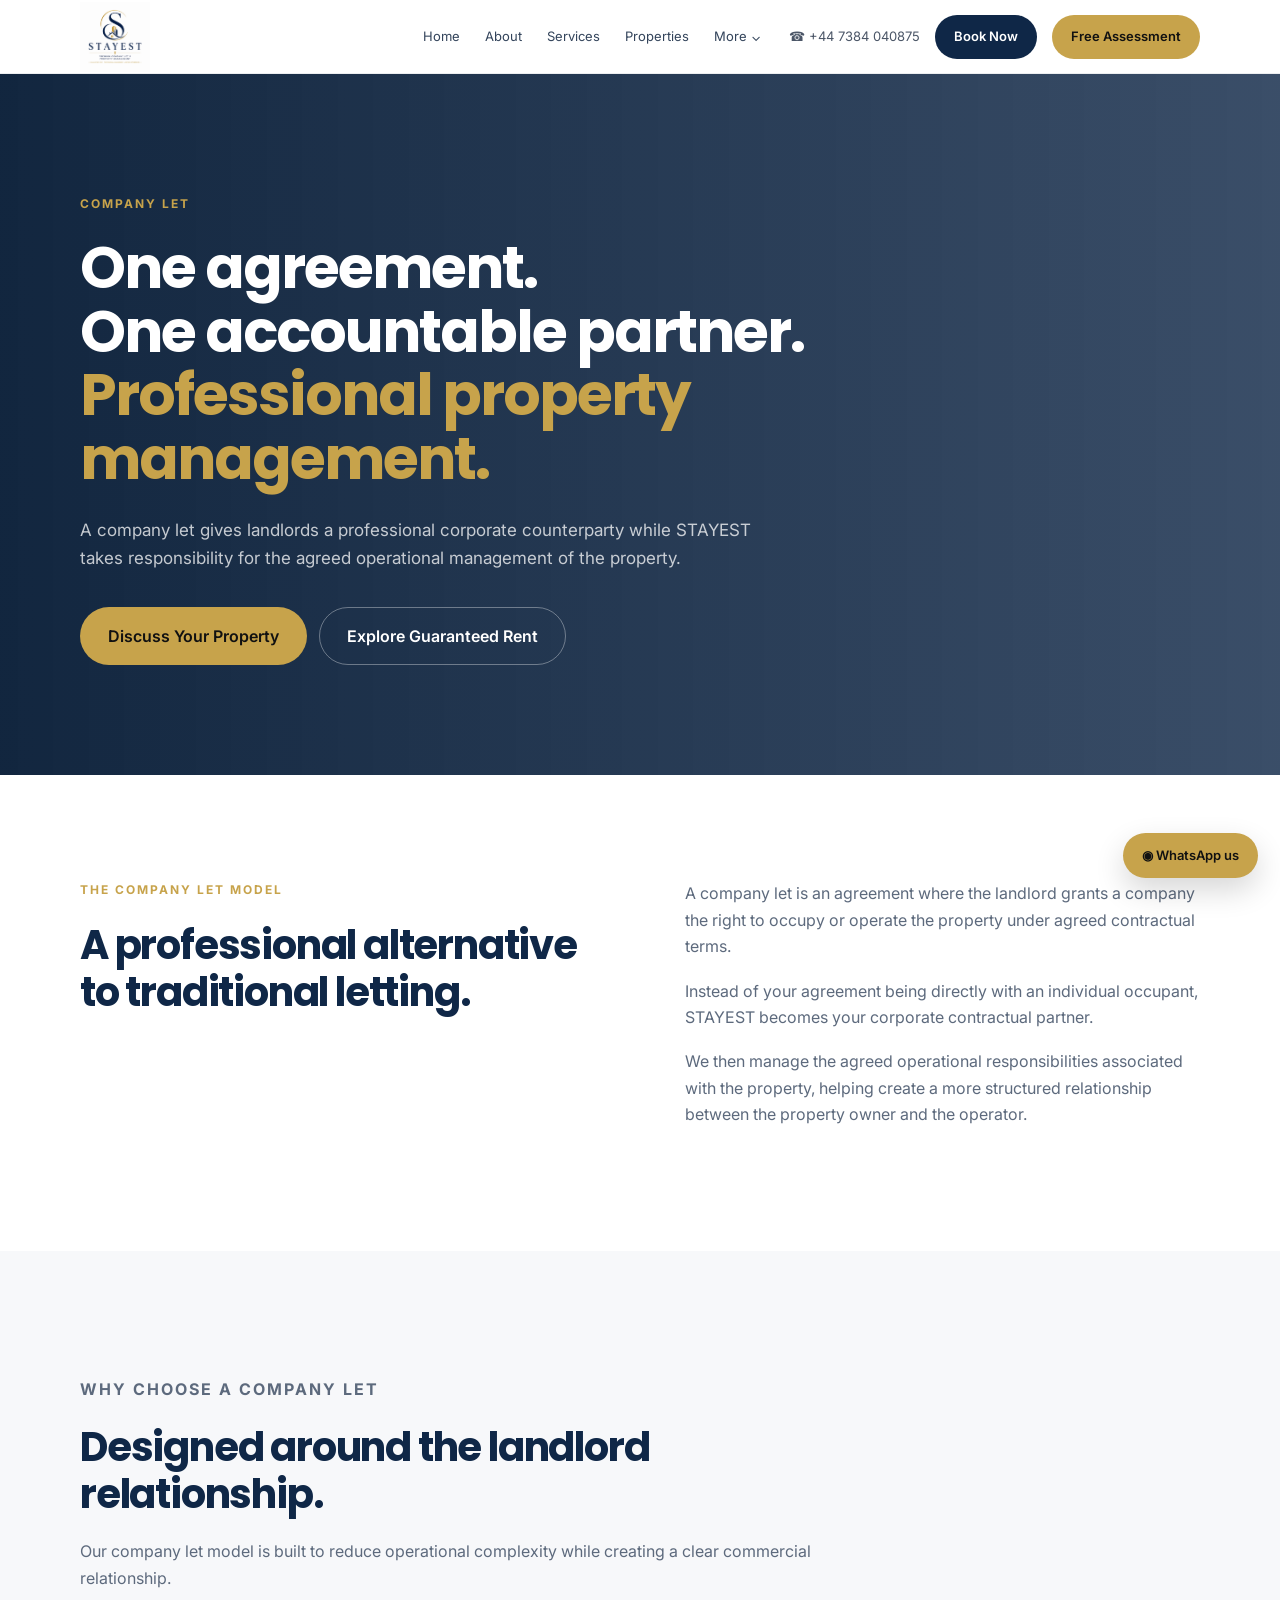
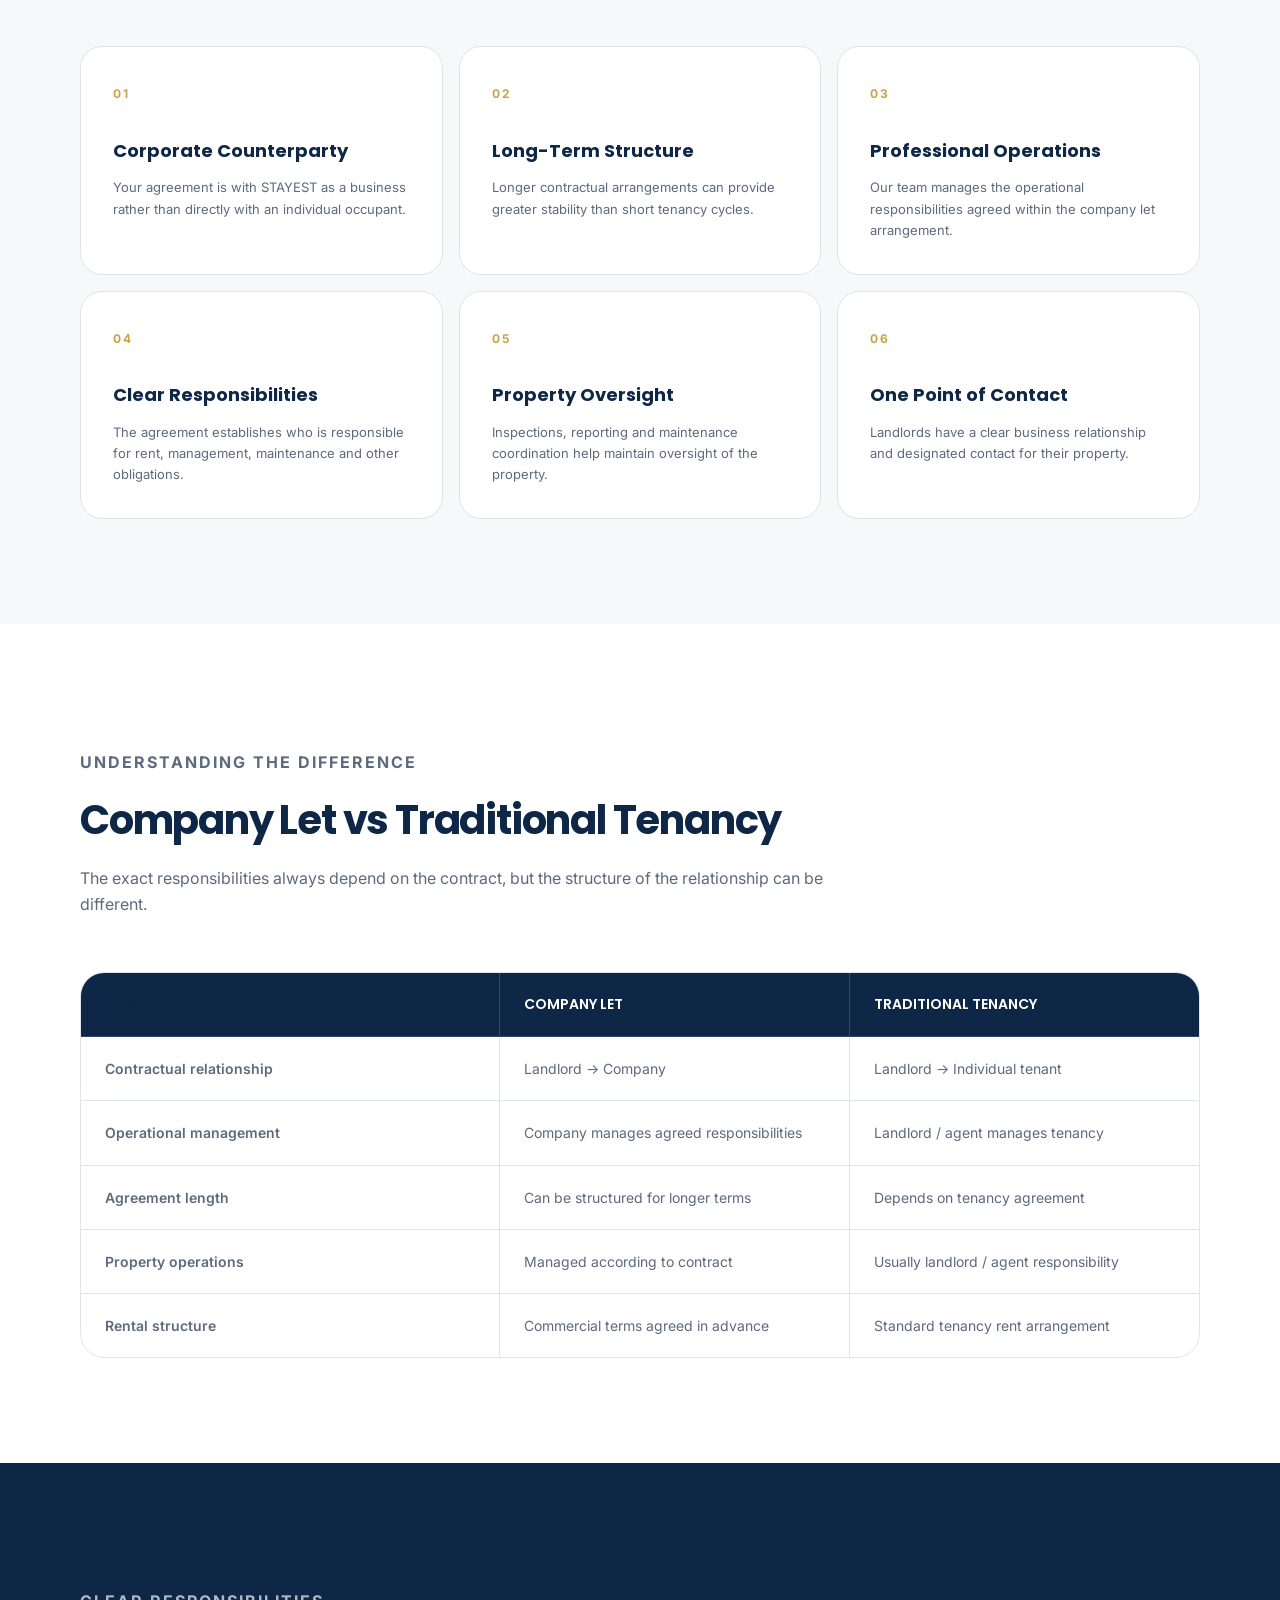
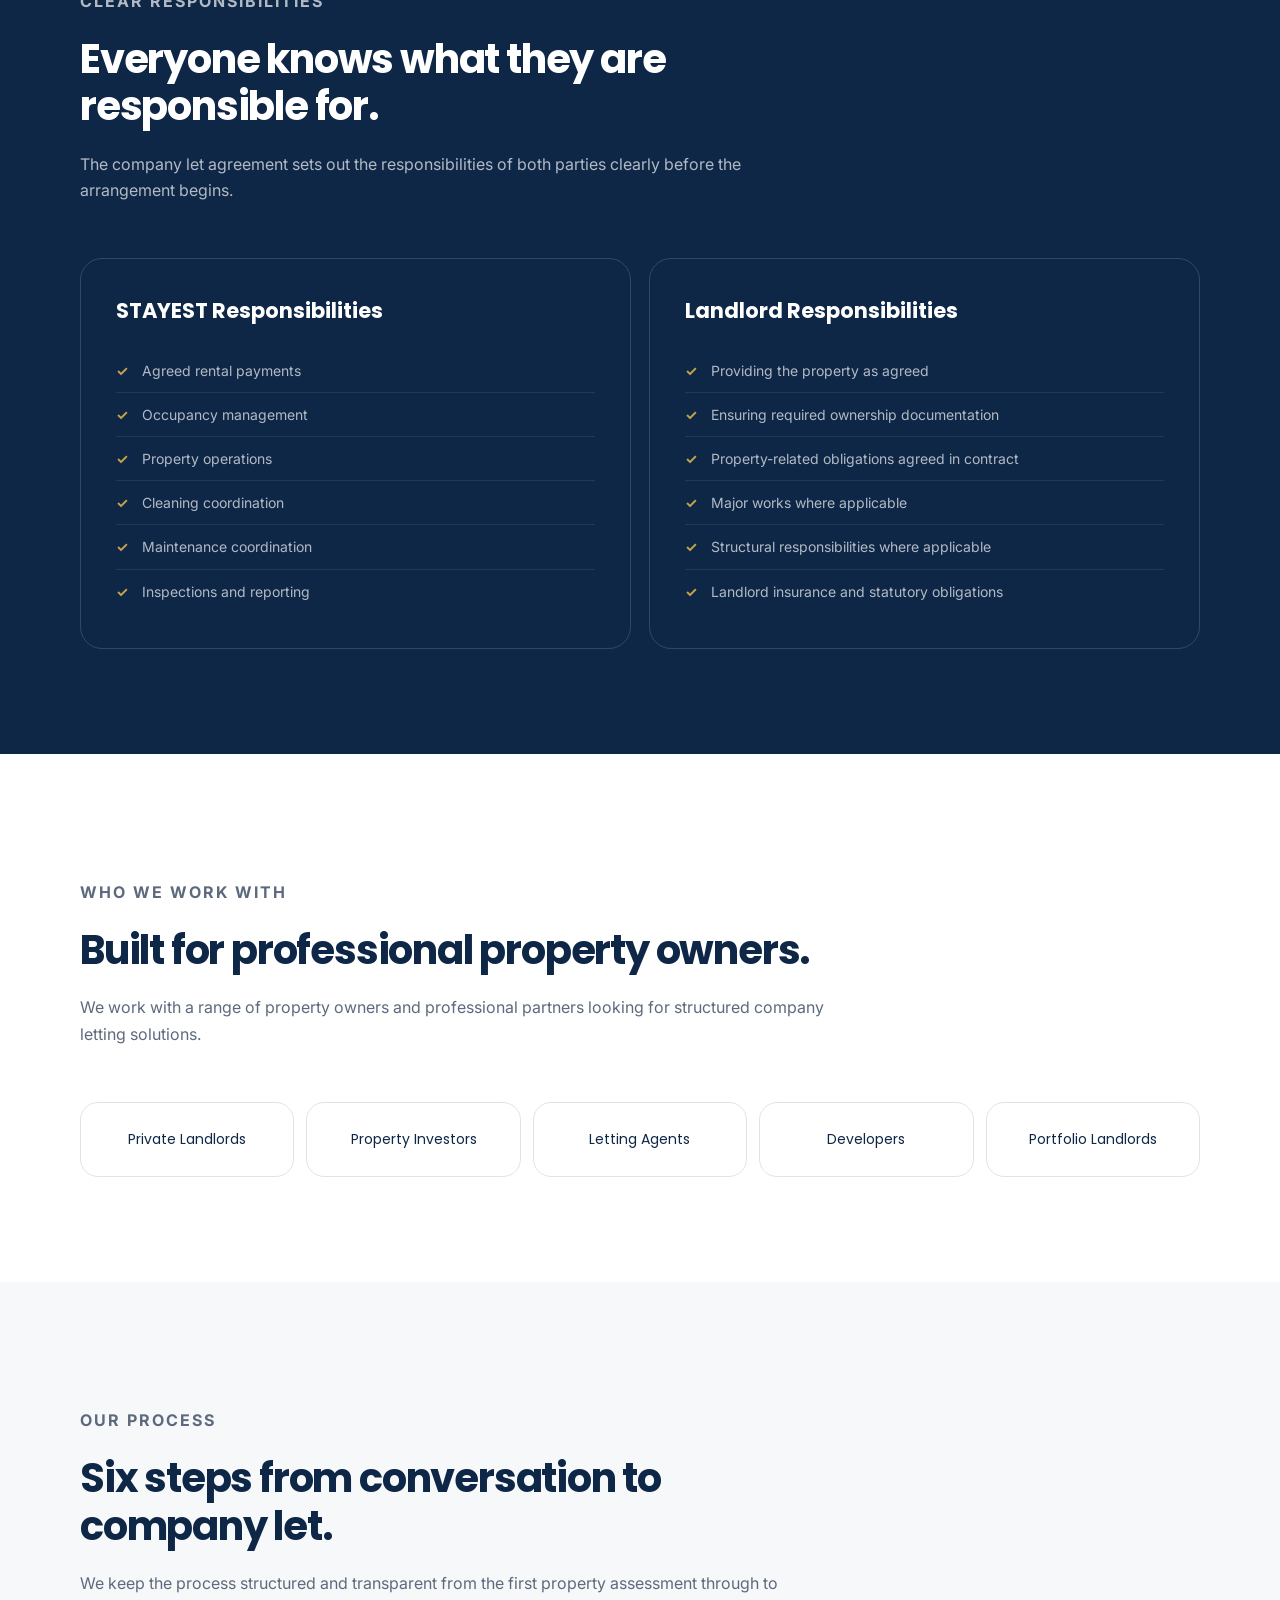
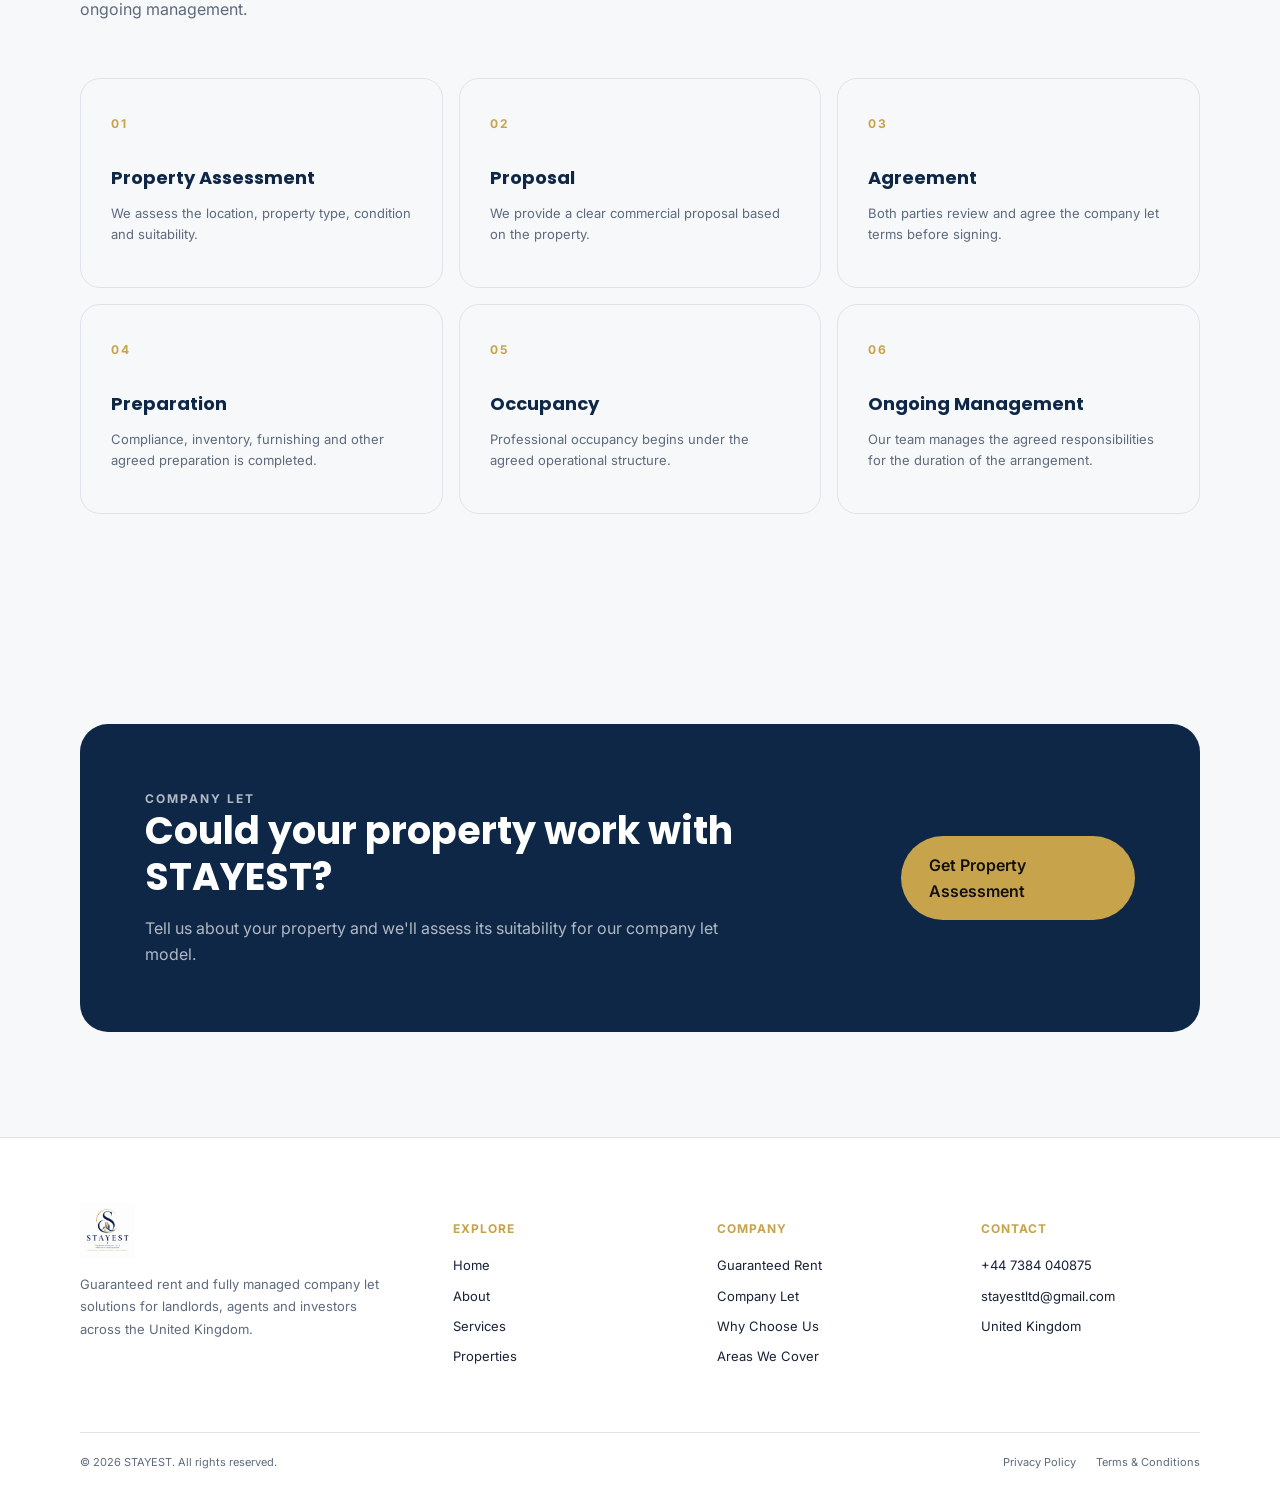
<file: company-let.html>
<!DOCTYPE html>
<html lang="en-GB">

<head>
  <meta charset="UTF-8">
  <meta name="viewport" content="width=device-width, initial-scale=1.0">

  <title>Company Let | STAYEST</title>

  <meta name="description"
    content="STAYEST provides professional company let solutions for UK landlords, investors, letting agents and property owners.">

  <meta name="theme-color" content="#0F2747">

  <link rel="preconnect" href="https://fonts.googleapis.com">
  <link rel="preconnect" href="https://fonts.gstatic.com" crossorigin>

  <link
    href="https://fonts.googleapis.com/css2?family=Inter:wght@400;500;600;700&family=Poppins:wght@500;600;700;800&display=swap"
    rel="stylesheet">

  <link rel="stylesheet" href="css/style.css">


  <style>

    /* =========================
       COMPANY LET HERO
    ========================= */

    .company-hero {
      background:
        linear-gradient(
          90deg,
          rgba(8,29,55,.96),
          rgba(15,39,71,.82)
        ),
        url("https://images.unsplash.com/photo-1600566753086-00f18fb6b3ea?auto=format&fit=crop&w=2200&q=85")
        center/cover;

      color:#fff;
      padding:120px 0 110px;
    }

    .company-hero h1 {
      font-family:Poppins,sans-serif;
      font-size:58px;
      line-height:1.1;
      letter-spacing:-2px;
      max-width:850px;
      margin:0 0 25px;
    }

    .company-hero h1 span {
      color:var(--gold);
    }

    .company-hero-copy {
      max-width:680px;
      color:rgba(255,255,255,.75);
      font-size:17px;
      margin-bottom:35px;
    }


    /* =========================
       INTRO
    ========================= */

    .company-intro {
      display:grid;
      grid-template-columns:1fr 1fr;
      gap:90px;
      align-items:start;
    }

    .company-intro h2,
    .company-section-title h2 {
      font-family:Poppins,sans-serif;
      color:var(--navy);
      font-size:40px;
      line-height:1.18;
      letter-spacing:-1.2px;
      margin:0;
    }

    .company-intro-copy {
      color:var(--muted);
      font-size:16px;
    }

    .company-intro-copy p {
      margin:0 0 18px;
    }


    /* =========================
       BENEFITS
    ========================= */

    .company-benefits {
      background:var(--light);
    }

    .company-section-title {
      max-width:750px;
      margin-bottom:55px;
    }

    .company-section-title p {
      color:var(--muted);
      font-size:16px;
      margin-top:20px;
    }

    .company-benefit-grid {
      display:grid;
      grid-template-columns:repeat(3,1fr);
      gap:16px;
    }

    .company-benefit {
      background:#fff;
      border:1px solid var(--line);
      border-radius:22px;
      padding:32px;
      min-height:220px;
      transition:.3s;
    }

    .company-benefit:hover {
      transform:translateY(-4px);
      border-color:rgba(199,163,75,.6);
      box-shadow:0 18px 45px rgba(15,39,71,.08);
    }

    .company-benefit span {
      color:var(--gold);
      font-size:12px;
      font-weight:700;
      letter-spacing:2px;
    }

    .company-benefit h3 {
      font-family:Poppins,sans-serif;
      color:var(--navy);
      font-size:18px;
      margin:30px 0 12px;
    }

    .company-benefit p {
      color:var(--muted);
      font-size:13px;
      margin:0;
    }


    /* =========================
       COMPANY VS TENANCY
    ========================= */

    .comparison-wrap {
      margin-top:50px;
      border:1px solid var(--line);
      border-radius:24px;
      overflow:hidden;
    }

    .comparison-row {
      display:grid;
      grid-template-columns:1.2fr 1fr 1fr;
    }

    .comparison-row > div {
      padding:20px 24px;
      border-right:1px solid var(--line);
      border-bottom:1px solid var(--line);
      font-size:14px;
    }

    .comparison-row > div:last-child {
      border-right:0;
    }

    .comparison-row:last-child > div {
      border-bottom:0;
    }

    .comparison-header {
      background:var(--navy);
      color:#fff;
      font-family:Poppins,sans-serif;
      font-weight:600;
    }

    .comparison-header > div {
      border-color:rgba(255,255,255,.15);
    }

    .comparison-row > div:first-child {
      font-weight:600;
      color:var(--navy);
    }

    .comparison-row:not(.comparison-header) > div {
      color:var(--muted);
    }


    /* =========================
       RESPONSIBILITIES
    ========================= */

    .responsibility-section {
      background:var(--navy);
      color:#fff;
    }

    .responsibility-section .company-section-title h2 {
      color:#fff;
    }

    .responsibility-section .company-section-title p {
      color:rgba(255,255,255,.68);
    }

    .responsibility-grid {
      display:grid;
      grid-template-columns:1fr 1fr;
      gap:18px;
    }

    .responsibility-card {
      border:1px solid rgba(255,255,255,.15);
      border-radius:22px;
      padding:35px;
    }

    .responsibility-card h3 {
      font-family:Poppins,sans-serif;
      font-size:21px;
      margin:0 0 20px;
    }

    .responsibility-card ul {
      padding:0;
      margin:0;
      list-style:none;
    }

    .responsibility-card li {
      color:rgba(255,255,255,.68);
      font-size:14px;
      padding:10px 0;
      border-bottom:1px solid rgba(255,255,255,.08);
    }

    .responsibility-card li:last-child {
      border-bottom:0;
    }

    .responsibility-card li::before {
      content:"✓";
      color:var(--gold);
      margin-right:10px;
      font-weight:700;
    }


    /* =========================
       WHO IT'S FOR
    ========================= */

    .company-types {
      display:grid;
      grid-template-columns:repeat(5,1fr);
      gap:12px;
      margin-top:45px;
    }

    .company-type {
      border:1px solid var(--line);
      border-radius:18px;
      padding:25px 18px;
      text-align:center;
      font-family:Poppins,sans-serif;
      font-size:14px;
      color:var(--navy);
    }


    /* =========================
       PROCESS
    ========================= */

    .company-process {
      display:grid;
      grid-template-columns:repeat(3,1fr);
      gap:16px;
      margin-top:50px;
    }

    .company-step {
      border:1px solid var(--line);
      border-radius:20px;
      padding:30px;
      min-height:210px;
    }

    .company-step span {
      color:var(--gold);
      font-size:12px;
      font-weight:700;
      letter-spacing:2px;
    }

    .company-step h3 {
      font-family:Poppins,sans-serif;
      color:var(--navy);
      font-size:18px;
      margin:28px 0 10px;
    }

    .company-step p {
      color:var(--muted);
      font-size:13px;
      margin:0;
    }


    /* =========================
       CTA
    ========================= */

    .company-cta {
      background:var(--light);
    }

    .company-cta-box {
      background:var(--navy);
      border-radius:28px;
      padding:65px;
      display:flex;
      align-items:center;
      justify-content:space-between;
      gap:50px;
      color:#fff;
    }

    .company-cta-box h2 {
      font-family:Poppins,sans-serif;
      font-size:38px;
      line-height:1.2;
      margin:0 0 15px;
    }

    .company-cta-box p {
      color:rgba(255,255,255,.68);
      max-width:600px;
      margin:0;
    }


    /* =========================
       RESPONSIVE
    ========================= */

    @media(max-width:900px) {

      .company-benefit-grid,
      .company-process {
        grid-template-columns:repeat(2,1fr);
      }

      .company-types {
        grid-template-columns:repeat(3,1fr);
      }

    }


    @media(max-width:800px) {

      .company-hero {
        padding:85px 0;
      }

      .company-hero h1 {
        font-size:42px;
      }

      .company-intro {
        grid-template-columns:1fr;
        gap:30px;
      }

      .company-benefit-grid,
      .company-process {
        grid-template-columns:1fr;
      }

      .company-types {
        grid-template-columns:1fr 1fr;
      }

      .responsibility-grid {
        grid-template-columns:1fr;
      }

      .comparison-wrap {
        overflow-x:auto;
      }

      .comparison-row {
        min-width:700px;
      }

      .company-cta-box {
        display:grid;
        padding:40px 28px;
        gap:30px;
      }

      .company-cta-box h2 {
        font-size:31px;
      }

    }


    @media(max-width:480px) {

      .company-hero h1 {
        font-size:35px;
      }

      .company-types {
        grid-template-columns:1fr;
      }

    }

  </style>

</head>


<body>


  <!-- =========================
       HEADER
  ========================= -->

  <header class="site-header" id="top">

  <div class="container nav-wrap">

    <!-- LOGO -->
    <a class="brand" href="index.html" aria-label="STAYEST home">
      <img src="images/stayest_logo.png" alt="STAYEST" class="logo-image">
    </a>

    <!-- DESKTOP NAVIGATION -->
    <nav class="desktop-nav" aria-label="Main navigation">

      <a href="index.html">Home</a>

      <a href="about.html">About</a>

      <a href="services.html">Services</a>

      <a href="properties.html">Properties</a>

      <!-- MORE -->
      <button class="nav-more" type="button" aria-expanded="false">
        More <span>⌄</span>
      </button>

      <div class="more-menu">

        <a href="guaranteed-rent.html">Guaranteed Rent</a>

        <a href="company-let.html">Company Let</a>

        <a href="why-choose-us.html">Why Choose Us</a>

        <a href="areas.html">Areas We Cover</a>

        <a href="faq.html">FAQs</a>

        <a href="contact.html">Contact</a>

      </div>

    </nav>

    <!-- HEADER ACTIONS -->
    <div class="nav-actions">

      <!-- PHONE -->
      <a class="phone" href="tel:+447384040875">
        ☎ <span>+44 7384 040875</span>
      </a>

      <!-- BOOK NOW -->
      <a class="btn btn-navy btn-small" href="properties.html">
        Book Now
      </a>

      <!-- FREE ASSESSMENT -->
      <a class="btn btn-gold btn-small" href="contact.html">
        Free Assessment
      </a>

      <!-- MOBILE MENU -->
      <button
        class="menu-toggle"
        type="button"
        aria-label="Open menu"
        aria-expanded="false">

        <span></span>
        <span></span>
        <span></span>

      </button>

    </div>

  </div>

  <!-- MOBILE NAVIGATION -->
  <nav class="mobile-nav" aria-label="Mobile navigation">

    <a href="index.html">Home</a>

    <a href="about.html">About</a>

    <a href="services.html">Services</a>

    <a href="properties.html">Properties</a>

    <a href="guaranteed-rent.html">Guaranteed Rent</a>

    <a href="company-let.html">Company Let</a>

    <a href="why-choose-us.html">Why Choose Us</a>

    <a href="areas.html">Areas We Cover</a>

    <a href="faq.html">FAQs</a>

    <a href="contact.html">Contact</a>

  </nav>

</header>



  <main>


    <!-- =========================
         HERO
    ========================= -->

    <section class="company-hero">

      <div class="container reveal">

        <p class="eyebrow">
          COMPANY LET
        </p>

        <h1>
          One agreement.
          <br>
          One accountable partner.
          <br>
          <span>Professional property management.</span>
        </h1>

        <p class="company-hero-copy">
          A company let gives landlords a professional corporate
          counterparty while STAYEST takes responsibility for the
          agreed operational management of the property.
        </p>

        <div class="hero-actions">

          <a
            class="btn btn-gold"
            href="contact.html">

            Discuss Your Property

          </a>

          <a
            class="btn btn-outline-light"
            href="guaranteed-rent.html">

            Explore Guaranteed Rent

          </a>

        </div>

      </div>

    </section>



    <!-- =========================
         WHAT IS COMPANY LET
    ========================= -->

    <section class="section">

      <div class="container">

        <div class="company-intro reveal">

          <div>

            <p class="eyebrow">
              THE COMPANY LET MODEL
            </p>

            <h2>
              A professional alternative
              to traditional letting.
            </h2>

          </div>


          <div class="company-intro-copy">

            <p>
              A company let is an agreement where the landlord
              grants a company the right to occupy or operate the
              property under agreed contractual terms.
            </p>

            <p>
              Instead of your agreement being directly with an
              individual occupant, STAYEST becomes your corporate
              contractual partner.
            </p>

            <p>
              We then manage the agreed operational responsibilities
              associated with the property, helping create a more
              structured relationship between the property owner
              and the operator.
            </p>

          </div>

        </div>

      </div>

    </section>



    <!-- =========================
         BENEFITS
    ========================= -->

    <section class="section company-benefits">

      <div class="container">

        <div class="company-section-title reveal">

          <p class="eyebrow">
            WHY CHOOSE A COMPANY LET
          </p>

          <h2>
            Designed around the
            landlord relationship.
          </h2>

          <p>
            Our company let model is built to reduce operational
            complexity while creating a clear commercial relationship.
          </p>

        </div>


        <div class="company-benefit-grid">


          <article class="company-benefit reveal">

            <span>01</span>

            <h3>
              Corporate Counterparty
            </h3>

            <p>
              Your agreement is with STAYEST as a business rather
              than directly with an individual occupant.
            </p>

          </article>


          <article class="company-benefit reveal">

            <span>02</span>

            <h3>
              Long-Term Structure
            </h3>

            <p>
              Longer contractual arrangements can provide greater
              stability than short tenancy cycles.
            </p>

          </article>


          <article class="company-benefit reveal">

            <span>03</span>

            <h3>
              Professional Operations
            </h3>

            <p>
              Our team manages the operational responsibilities
              agreed within the company let arrangement.
            </p>

          </article>


          <article class="company-benefit reveal">

            <span>04</span>

            <h3>
              Clear Responsibilities
            </h3>

            <p>
              The agreement establishes who is responsible for
              rent, management, maintenance and other obligations.
            </p>

          </article>


          <article class="company-benefit reveal">

            <span>05</span>

            <h3>
              Property Oversight
            </h3>

            <p>
              Inspections, reporting and maintenance coordination
              help maintain oversight of the property.
            </p>

          </article>


          <article class="company-benefit reveal">

            <span>06</span>

            <h3>
              One Point of Contact
            </h3>

            <p>
              Landlords have a clear business relationship and
              designated contact for their property.
            </p>

          </article>


        </div>

      </div>

    </section>



    <!-- =========================
         COMPARISON
    ========================= -->

    <section class="section">

      <div class="container">

        <div class="company-section-title reveal">

          <p class="eyebrow">
            UNDERSTANDING THE DIFFERENCE
          </p>

          <h2>
            Company Let vs
            Traditional Tenancy
          </h2>

          <p>
            The exact responsibilities always depend on the contract,
            but the structure of the relationship can be different.
          </p>

        </div>


        <div class="comparison-wrap reveal">


          <div class="comparison-row comparison-header">

            <div>
              AREA
            </div>

            <div>
              COMPANY LET
            </div>

            <div>
              TRADITIONAL TENANCY
            </div>

          </div>


          <div class="comparison-row">

            <div>
              Contractual relationship
            </div>

            <div>
              Landlord → Company
            </div>

            <div>
              Landlord → Individual tenant
            </div>

          </div>


          <div class="comparison-row">

            <div>
              Operational management
            </div>

            <div>
              Company manages agreed responsibilities
            </div>

            <div>
              Landlord / agent manages tenancy
            </div>

          </div>


          <div class="comparison-row">

            <div>
              Agreement length
            </div>

            <div>
              Can be structured for longer terms
            </div>

            <div>
              Depends on tenancy agreement
            </div>

          </div>


          <div class="comparison-row">

            <div>
              Property operations
            </div>

            <div>
              Managed according to contract
            </div>

            <div>
              Usually landlord / agent responsibility
            </div>

          </div>


          <div class="comparison-row">

            <div>
              Rental structure
            </div>

            <div>
              Commercial terms agreed in advance
            </div>

            <div>
              Standard tenancy rent arrangement
            </div>

          </div>


        </div>

      </div>

    </section>



    <!-- =========================
         RESPONSIBILITIES
    ========================= -->

    <section class="section responsibility-section">

      <div class="container">

        <div class="company-section-title reveal">

          <p class="eyebrow">
            CLEAR RESPONSIBILITIES
          </p>

          <h2>
            Everyone knows
            what they are responsible for.
          </h2>

          <p>
            The company let agreement sets out the responsibilities
            of both parties clearly before the arrangement begins.
          </p>

        </div>


        <div class="responsibility-grid">


          <div class="responsibility-card reveal">

            <h3>
              STAYEST Responsibilities
            </h3>

            <ul>

              <li>
                Agreed rental payments
              </li>

              <li>
                Occupancy management
              </li>

              <li>
                Property operations
              </li>

              <li>
                Cleaning coordination
              </li>

              <li>
                Maintenance coordination
              </li>

              <li>
                Inspections and reporting
              </li>

            </ul>

          </div>


          <div class="responsibility-card reveal">

            <h3>
              Landlord Responsibilities
            </h3>

            <ul>

              <li>
                Providing the property as agreed
              </li>

              <li>
                Ensuring required ownership documentation
              </li>

              <li>
                Property-related obligations agreed in contract
              </li>

              <li>
                Major works where applicable
              </li>

              <li>
                Structural responsibilities where applicable
              </li>

              <li>
                Landlord insurance and statutory obligations
              </li>

            </ul>

          </div>


        </div>

      </div>

    </section>



    <!-- =========================
         WHO IT'S FOR
    ========================= -->

    <section class="section">

      <div class="container">

        <div class="company-section-title reveal">

          <p class="eyebrow">
            WHO WE WORK WITH
          </p>

          <h2>
            Built for professional
            property owners.
          </h2>

          <p>
            We work with a range of property owners and professional
            partners looking for structured company letting solutions.
          </p>

        </div>


        <div class="company-types">

          <div class="company-type reveal">
            Private Landlords
          </div>

          <div class="company-type reveal">
            Property Investors
          </div>

          <div class="company-type reveal">
            Letting Agents
          </div>

          <div class="company-type reveal">
            Developers
          </div>

          <div class="company-type reveal">
            Portfolio Landlords
          </div>

        </div>

      </div>

    </section>



    <!-- =========================
         PROCESS
    ========================= -->

    <section class="section company-benefits">

      <div class="container">

        <div class="company-section-title reveal">

          <p class="eyebrow">
            OUR PROCESS
          </p>

          <h2>
            Six steps from
            conversation to company let.
          </h2>

          <p>
            We keep the process structured and transparent from the
            first property assessment through to ongoing management.
          </p>

        </div>


        <div class="company-process">


          <article class="company-step reveal">

            <span>01</span>

            <h3>
              Property Assessment
            </h3>

            <p>
              We assess the location, property type, condition
              and suitability.
            </p>

          </article>


          <article class="company-step reveal">

            <span>02</span>

            <h3>
              Proposal
            </h3>

            <p>
              We provide a clear commercial proposal based on
              the property.
            </p>

          </article>


          <article class="company-step reveal">

            <span>03</span>

            <h3>
              Agreement
            </h3>

            <p>
              Both parties review and agree the company let
              terms before signing.
            </p>

          </article>


          <article class="company-step reveal">

            <span>04</span>

            <h3>
              Preparation
            </h3>

            <p>
              Compliance, inventory, furnishing and other agreed
              preparation is completed.
            </p>

          </article>


          <article class="company-step reveal">

            <span>05</span>

            <h3>
              Occupancy
            </h3>

            <p>
              Professional occupancy begins under the agreed
              operational structure.
            </p>

          </article>


          <article class="company-step reveal">

            <span>06</span>

            <h3>
              Ongoing Management
            </h3>

            <p>
              Our team manages the agreed responsibilities for
              the duration of the arrangement.
            </p>

          </article>


        </div>

      </div>

    </section>



    <!-- =========================
         CTA
    ========================= -->

    <section class="section company-cta">

      <div class="container">

        <div class="company-cta-box reveal">

          <div>

            <p class="eyebrow">
              COMPANY LET
            </p>

            <h2>
              Could your property
              work with STAYEST?
            </h2>

            <p>
              Tell us about your property and we'll assess its
              suitability for our company let model.
            </p>

          </div>


          <a
            class="btn btn-gold"
            href="contact.html">

            Get Property Assessment

          </a>

        </div>

      </div>

    </section>


  </main>



  <!-- =========================
       FOOTER
  ========================= -->

  <footer class="footer">

    <div class="container footer-grid">


      <div>

        <img
          src="images/stayest_logo.png"
          alt="STAYEST"
          class="footer-logo">

        <p>
          Guaranteed rent and fully managed company let solutions
          for landlords, agents and investors across the United Kingdom.
        </p>

      </div>


      <div>

        <h4>Explore</h4>

        <a href="index.html">Home</a>

        <a href="about.html">About</a>

        <a href="services.html">Services</a>

        <a href="properties.html">Properties</a>

      </div>


      <div>

        <h4>Company</h4>

        <a href="guaranteed-rent.html">
          Guaranteed Rent
        </a>

        <a href="company-let.html">
          Company Let
        </a>

        <a href="why-choose-us.html">
          Why Choose Us
        </a>

        <a href="areas.html">
          Areas We Cover
        </a>

      </div>


      <div>

        <h4>Contact</h4>

        <a href="tel:+447384040875">
          +44 7384 040875
        </a>

        <a href="mailto:stayestltd@gmail.com">
          stayestltd@gmail.com
        </a>

        <span>
          United Kingdom
        </span>

      </div>


    </div>


    <div class="container footer-bottom">

      <span>
        © 2026 STAYEST. All rights reserved.
      </span>

      <div>

        <a href="privacy-policy.html">
          Privacy Policy
        </a>

        <a href="terms.html">
          Terms & Conditions
        </a>

      </div>

    </div>

  </footer>


  <!-- WHATSAPP -->

  <a
    class="whatsapp"
    href="https://wa.me/447384040875?text=Hello%20STAYEST%2C%20I%E2%80%99m%20interested%20in%20your%20company%20let%20and%20guaranteed%20rent%20services.%20I%E2%80%99d%20like%20to%20discuss%20my%20property%20and%20find%20out%20whether%20it%20would%20be%20suitable.%20Thank%20you."
    target="_blank"
    rel="noopener"
  >
    ◉ <span>WhatsApp us</span>
  </a>


  <script src="js/script.js"></script>

</body>

</html>
</file>
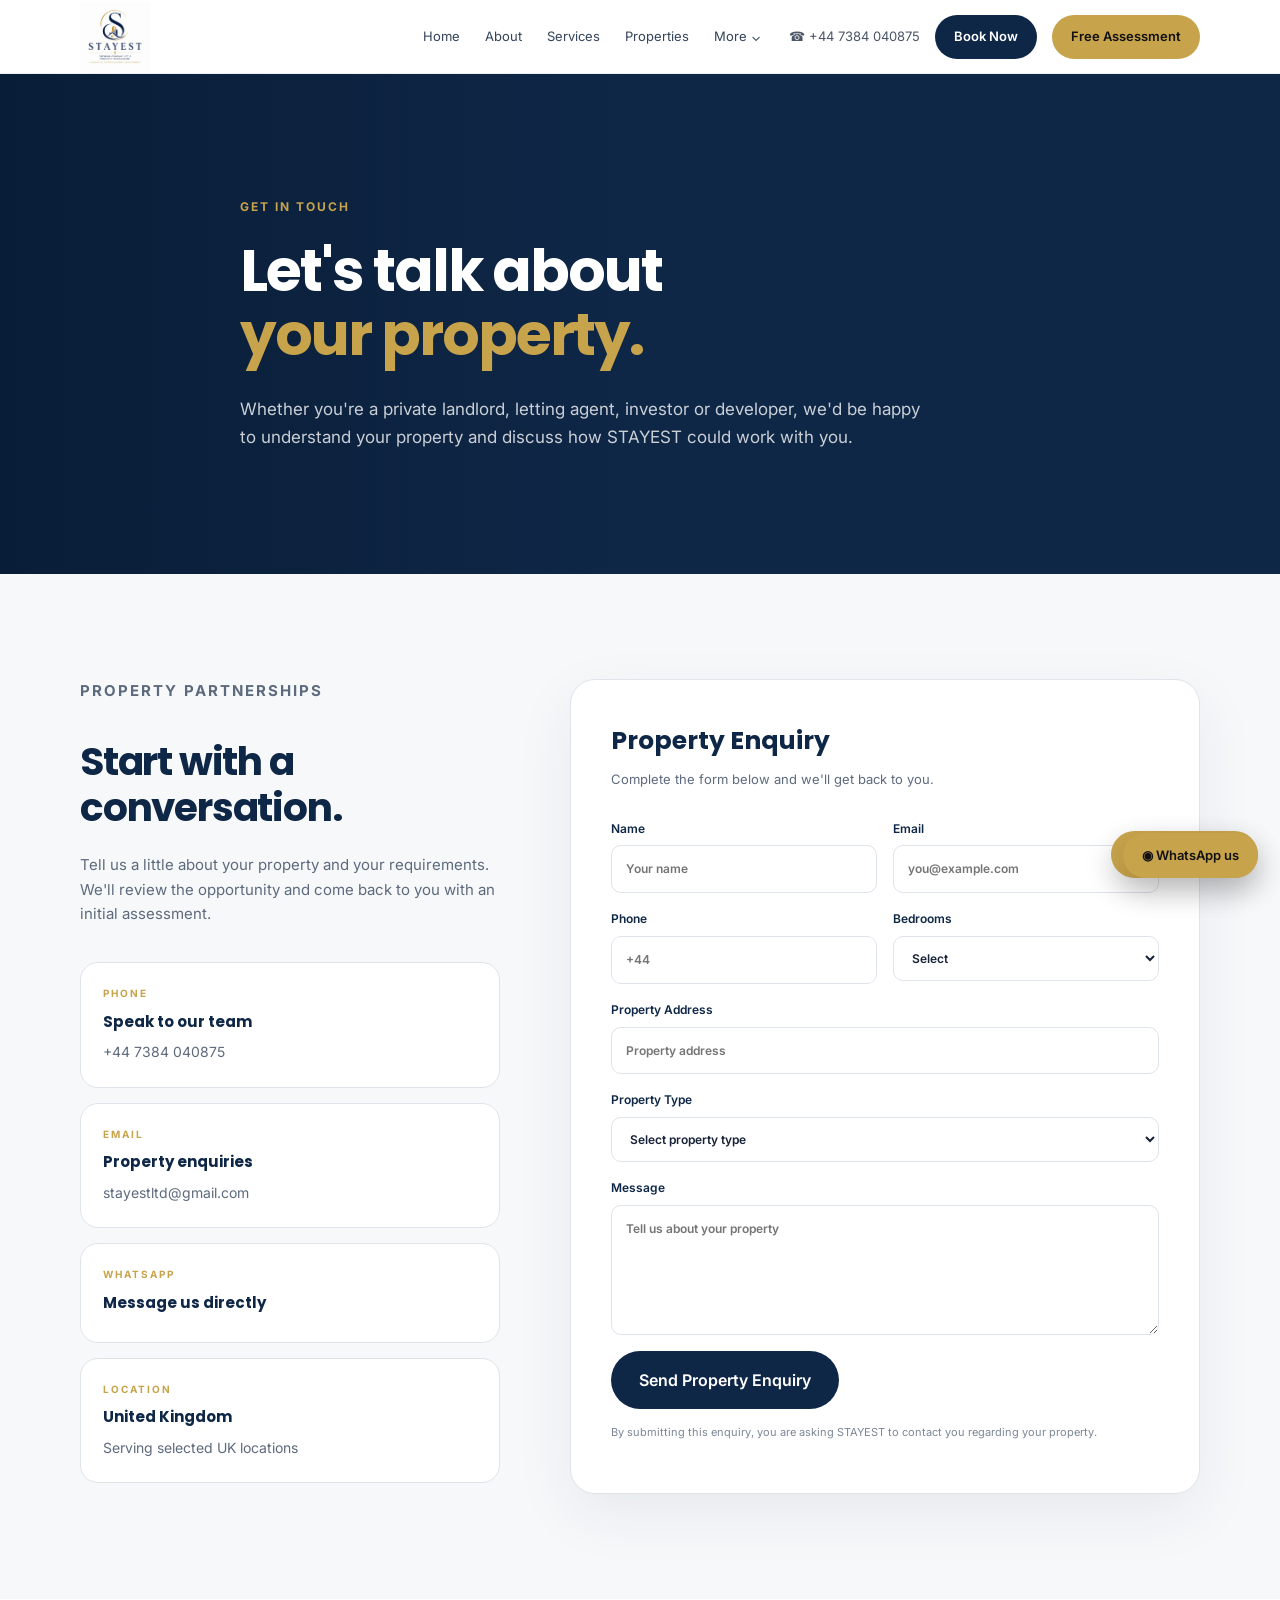
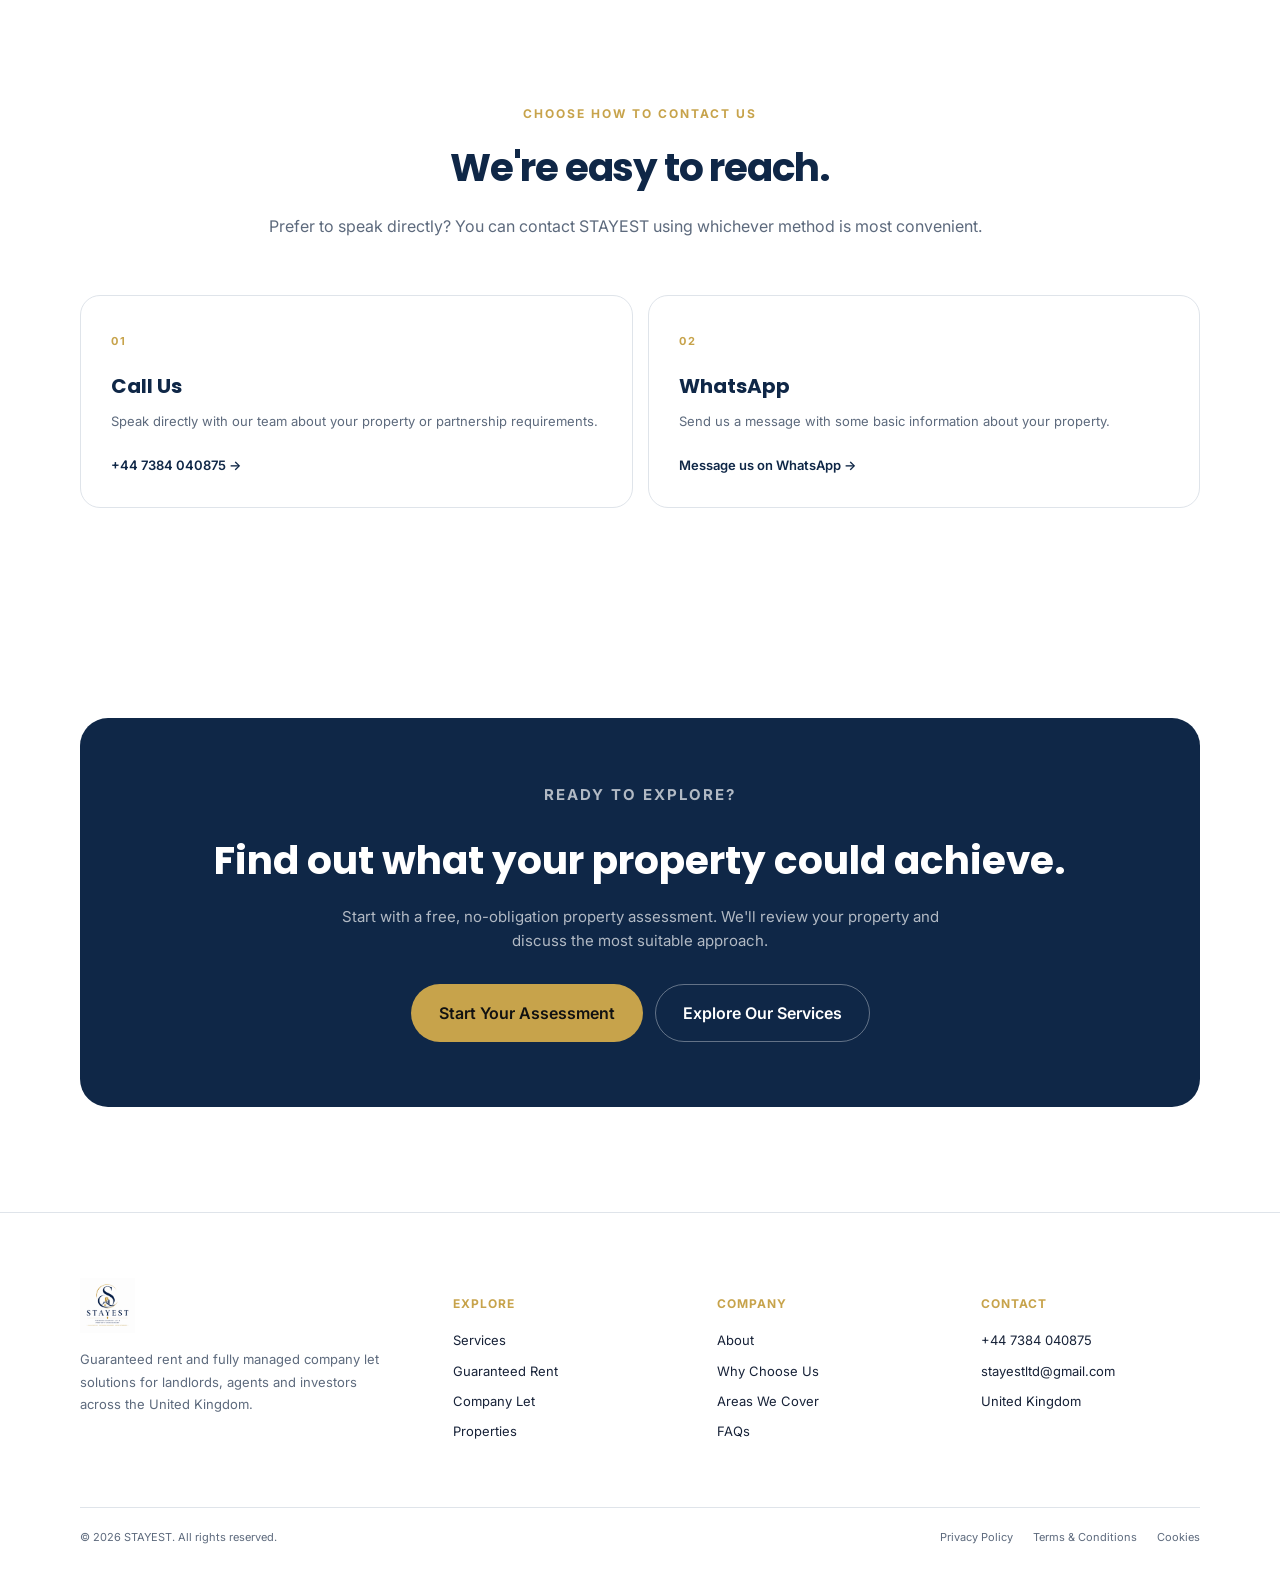
<file: contact.html>
<!DOCTYPE html>
<html lang="en-GB">

<head>
  <meta charset="UTF-8">
  <meta name="viewport" content="width=device-width, initial-scale=1.0">

  <title>Contact STAYEST | Property Assessment & Enquiries</title>

  <meta name="description"
    content="Contact STAYEST to discuss your property, request a free assessment or learn more about our company let and guaranteed rent solutions.">

  <meta name="theme-color" content="#0F2747">

  <link rel="preconnect" href="https://fonts.googleapis.com">
  <link rel="preconnect" href="https://fonts.gstatic.com" crossorigin>

  <link
    href="https://fonts.googleapis.com/css2?family=Inter:wght@400;500;600;700&family=Poppins:wght@500;600;700;800&display=swap"
    rel="stylesheet">

  <link rel="stylesheet" href="css/style.css">


  <style>

    /* ================================
       CONTACT HERO
    ================================= */

    .contact-hero {
      min-height: 500px;
      position: relative;
      display: flex;
      align-items: center;
      overflow: hidden;
      background: var(--navy);
    }

    .contact-hero-bg {
      position: absolute;
      inset: 0;

      background:
        linear-gradient(
          90deg,
          rgba(8,29,55,.96) 0%,
          rgba(15,39,71,.88) 50%,
          rgba(15,39,71,.65) 100%
        ),
        url("https://images.unsplash.com/photo-1600607687920-4e2a09cf159d?auto=format&fit=crop&w=2200&q=85")
        center/cover;
    }

    .contact-hero-content {
      position: relative;
      z-index: 1;
      color: #fff;
      padding: 95px 0;
      max-width: 800px;
    }

    .contact-hero h1 {
      font-family: Poppins, sans-serif;
      font-size: 58px;
      line-height: 1.1;
      letter-spacing: -2px;
      margin: 0 0 28px;
    }

    .contact-hero h1 span {
      color: var(--gold);
    }

    .contact-hero p:not(.eyebrow) {
      color: rgba(255,255,255,.78);
      font-size: 17px;
      max-width: 680px;
      margin: 0;
    }


    /* ================================
       CONTACT CONTENT
    ================================= */

    .contact-main {
      background: var(--light);
    }

    .contact-layout {
      display: grid;
      grid-template-columns: .8fr 1.2fr;
      gap: 70px;
      align-items: start;
    }


    /* ================================
       CONTACT INFORMATION
    ================================= */

    .contact-info h2 {
      font-family: Poppins;
      color: var(--navy);
      font-size: 39px;
      line-height: 1.18;
      letter-spacing: -1.2px;
      margin: 0 0 22px;
    }

    .contact-info > p {
      color: var(--muted);
      font-size: 15px;
      max-width: 470px;
      margin-bottom: 35px;
    }

    .contact-details {
      display: grid;
      gap: 15px;
    }

    .contact-detail {
      background: #fff;
      border: 1px solid var(--line);
      border-radius: 18px;
      padding: 22px;
    }

    .contact-detail small {
      display: block;
      color: var(--gold);
      font-size: 10px;
      font-weight: 700;
      letter-spacing: 2px;
      margin-bottom: 8px;
    }

    .contact-detail strong {
      display: block;
      font-family: Poppins;
      color: var(--navy);
      font-size: 15px;
      margin-bottom: 4px;
    }

    .contact-detail a,
    .contact-detail span {
      color: var(--muted);
      font-size: 14px;
    }

    .contact-detail a:hover {
      color: var(--gold);
    }


    /* ================================
       FORM
    ================================= */

    .contact-form {
      background: #fff;
      border: 1px solid var(--line);
      border-radius: 25px;
      padding: 40px;
      box-shadow: 0 20px 60px rgba(15,39,71,.07);
    }

    .contact-form h2 {
      font-family: Poppins;
      color: var(--navy);
      font-size: 25px;
      margin: 0 0 8px;
    }

    .contact-form-intro {
      color: var(--muted);
      font-size: 13px;
      margin: 0 0 28px;
    }

    .contact-form label {
      display: block;
      color: var(--navy);
      font-size: 12px;
      font-weight: 600;
      margin-bottom: 16px;
    }

    .contact-form input,
    .contact-form select,
    .contact-form textarea {
      display: block;
      width: 100%;
      margin-top: 7px;
      padding: 13px 14px;
      border: 1px solid var(--line);
      border-radius: 10px;
      outline: none;
      background: #fff;
      color: var(--text);
    }

    .contact-form input:focus,
    .contact-form select:focus,
    .contact-form textarea:focus {
      border-color: var(--gold);
      box-shadow: 0 0 0 3px rgba(199,163,75,.12);
    }

    .contact-form textarea {
      resize: vertical;
      min-height: 130px;
    }

    .contact-form .form-row {
      display: grid;
      grid-template-columns: 1fr 1fr;
      gap: 16px;
    }

    .form-note {
      color: #7b8796;
      font-size: 11px;
      margin-top: 14px;
    }


    /* ================================
       QUICK CONTACT
    ================================= */

    .quick-contact {
      background: #fff;
    }

    .quick-contact-box {
      display: grid;
      grid-template-columns: 1fr 1fr;
      gap: 15px;
    }

    .quick-card {
      border: 1px solid var(--line);
      border-radius: 20px;
      padding: 30px;
      transition: .3s ease;
    }

    .quick-card:hover {
      transform: translateY(-4px);
      border-color: var(--gold);
    }

    .quick-card span {
      color: var(--gold);
      font-size: 11px;
      font-weight: 700;
      letter-spacing: 2px;
    }

    .quick-card h3 {
      font-family: Poppins;
      color: var(--navy);
      font-size: 20px;
      margin: 18px 0 8px;
    }

    .quick-card p {
      color: var(--muted);
      font-size: 13px;
      margin: 0 0 18px;
    }

    .quick-card a {
      color: var(--navy);
      font-weight: 600;
      font-size: 13px;
    }


    /* ================================
       CTA
    ================================= */

    .contact-cta {
      background: var(--navy);
      border-radius: 28px;
      padding: 65px;
      text-align: center;
      color: #fff;
    }

    .contact-cta h2 {
      font-family: Poppins;
      font-size: 39px;
      line-height: 1.2;
      margin: 0 0 20px;
    }

    .contact-cta p {
      color: rgba(255,255,255,.68);
      max-width: 620px;
      margin: 0 auto 30px;
      font-size: 15px;
    }

    .contact-cta-actions {
      display: flex;
      justify-content: center;
      gap: 12px;
      flex-wrap: wrap;
    }


    /* ================================
       RESPONSIVE
    ================================= */

    @media(max-width:800px) {

      .contact-hero {
        min-height: 540px;
      }

      .contact-hero-content {
        padding: 80px 0 60px;
      }

      .contact-hero h1 {
        font-size: 42px;
        letter-spacing: -1.3px;
      }

      .contact-hero p:not(.eyebrow) {
        font-size: 15px;
      }

      .contact-layout {
        grid-template-columns: 1fr;
        gap: 40px;
      }

      .contact-info h2 {
        font-size: 31px;
      }

      .contact-form {
        padding: 30px 25px;
      }

      .contact-form .form-row {
        grid-template-columns: 1fr;
      }

      .quick-contact-box {
        grid-template-columns: 1fr;
      }

      .contact-cta {
        padding: 40px 28px;
      }

      .contact-cta h2 {
        font-size: 31px;
      }

    }


    @media(max-width:480px) {

      .contact-hero h1 {
        font-size: 35px;
      }

      .contact-cta-actions {
        display: grid;
      }

      .contact-cta-actions .btn {
        width: 100%;
      }

    }

  </style>

</head>


<body>


<!-- =========================================
     HEADER
========================================= -->

<header class="site-header" id="top">

  <div class="container nav-wrap">

    <!-- LOGO -->
    <a class="brand" href="index.html" aria-label="STAYEST home">
      <img src="images/stayest_logo.png" alt="STAYEST" class="logo-image">
    </a>

    <!-- DESKTOP NAVIGATION -->
    <nav class="desktop-nav" aria-label="Main navigation">

      <a href="index.html">Home</a>

      <a href="about.html">About</a>

      <a href="services.html">Services</a>

      <a href="properties.html">Properties</a>

      <!-- MORE -->
      <button class="nav-more" type="button" aria-expanded="false">
        More <span>⌄</span>
      </button>

      <div class="more-menu">

        <a href="guaranteed-rent.html">Guaranteed Rent</a>

        <a href="company-let.html">Company Let</a>

        <a href="why-choose-us.html">Why Choose Us</a>

        <a href="areas.html">Areas We Cover</a>

        <a href="faq.html">FAQs</a>

        <a href="contact.html">Contact</a>

      </div>

    </nav>

    <!-- HEADER ACTIONS -->
    <div class="nav-actions">

      <!-- PHONE -->
      <a class="phone" href="tel:+447384040875">
        ☎ <span>+44 7384 040875</span>
      </a>

      <!-- BOOK NOW -->
      <a class="btn btn-navy btn-small" href="properties.html">
        Book Now
      </a>

      <!-- FREE ASSESSMENT -->
      <a class="btn btn-gold btn-small" href="contact.html">
        Free Assessment
      </a>

      <!-- MOBILE MENU -->
      <button
        class="menu-toggle"
        type="button"
        aria-label="Open menu"
        aria-expanded="false">

        <span></span>
        <span></span>
        <span></span>

      </button>

    </div>

  </div>

  <!-- MOBILE NAVIGATION -->
  <nav class="mobile-nav" aria-label="Mobile navigation">

    <a href="index.html">Home</a>

    <a href="about.html">About</a>

    <a href="services.html">Services</a>

    <a href="properties.html">Properties</a>

    <a href="guaranteed-rent.html">Guaranteed Rent</a>

    <a href="company-let.html">Company Let</a>

    <a href="why-choose-us.html">Why Choose Us</a>

    <a href="areas.html">Areas We Cover</a>

    <a href="faq.html">FAQs</a>

    <a href="contact.html">Contact</a>

  </nav>

</header>



<!-- =========================================
     MAIN
========================================= -->

<main>


<!-- HERO -->

<section class="contact-hero">

  <div class="contact-hero-bg"></div>

  <div class="container contact-hero-content reveal">

    <p class="eyebrow">
      GET IN TOUCH
    </p>

    <h1>
      Let's talk about<br>
      <span>your property.</span>
    </h1>

    <p>
      Whether you're a private landlord, letting agent, investor
      or developer, we'd be happy to understand your property
      and discuss how STAYEST could work with you.
    </p>

  </div>

</section>



<!-- CONTACT MAIN -->

<section class="section contact-main">

  <div class="container">

    <div class="contact-layout">


      <!-- CONTACT INFORMATION -->

      <div class="contact-info reveal">

        <p class="eyebrow">
          PROPERTY PARTNERSHIPS
        </p>

        <h2>
          Start with a conversation.
        </h2>

        <p>
          Tell us a little about your property and your
          requirements. We'll review the opportunity and
          come back to you with an initial assessment.
        </p>


        <div class="contact-details">


          <div class="contact-detail">

            <small>PHONE</small>

            <strong>
              Speak to our team
            </strong>

            <a href="tel:+447384040875">
              +44 7384 040875
            </a>

          </div>


          <div class="contact-detail">

            <small>EMAIL</small>

            <strong>
              Property enquiries
            </strong>

            <a href="mailto:stayestltd@gmail.com">
              stayestltd@gmail.com
            </a>

          </div>


          <div class="contact-detail">

            <small>WHATSAPP</small>

            <strong>
              Message us directly
            </strong>

            <a
              class="whatsapp"
              href="https://wa.me/447384040875?text=Hello%20STAYEST%2C%20I%E2%80%99m%20interested%20in%20your%20company%20let%20and%20guaranteed%20rent%20services.%20I%E2%80%99d%20like%20to%20discuss%20my%20property%20and%20find%20out%20whether%20it%20would%20be%20suitable.%20Thank%20you."
              target="_blank"
              rel="noopener"
            >
              ◉ <span>WhatsApp us</span>
            </a>

          </div>


          <div class="contact-detail">

            <small>LOCATION</small>

            <strong>
              United Kingdom
            </strong>

            <span>
              Serving selected UK locations
            </span>

          </div>


        </div>

      </div>



      <!-- FORM -->

      <div class="contact-form reveal">

        <h2>
          Property Enquiry
        </h2>

        <p class="contact-form-intro">
          Complete the form below and we'll get back to you.
        </p>


        <form id="contact-form">


          <div class="form-row">

            <label>
              Name

              <input
                type="text"
                name="name"
                placeholder="Your name"
                required
              >

            </label>


            <label>
              Email

              <input
                type="email"
                name="email"
                placeholder="you@example.com"
                required
              >

            </label>

          </div>


          <div class="form-row">

            <label>
              Phone

              <input
                type="tel"
                name="phone"
                placeholder="+44"
              >

            </label>


            <label>
              Bedrooms

              <select name="bedrooms">

                <option value="">
                  Select
                </option>

                <option>1</option>

                <option>2</option>

                <option>3</option>

                <option>4</option>

                <option>5+</option>

              </select>

            </label>

          </div>


          <label>
            Property Address

            <input
              type="text"
              name="address"
              placeholder="Property address"
            >

          </label>


          <label>
            Property Type

            <select name="property_type">

              <option value="">
                Select property type
              </option>

              <option>
                House
              </option>

              <option>
                Flat / Apartment
              </option>

              <option>
                HMO
              </option>

              <option>
                Other
              </option>

            </select>

          </label>


          <label>
            Message

            <textarea
              name="message"
              placeholder="Tell us about your property"
              rows="5"
            ></textarea>

          </label>


          <button
            class="btn btn-navy"
            type="submit"
          >
            Send Property Enquiry
          </button>


          <p class="form-note">
            By submitting this enquiry, you are asking STAYEST
            to contact you regarding your property.
          </p>

        </form>

      </div>

    </div>

  </div>

</section>



<!-- QUICK CONTACT -->

<section class="section quick-contact">

  <div class="container">

    <div class="section-intro centered reveal">

      <p class="eyebrow">
        CHOOSE HOW TO CONTACT US
      </p>

      <h2>
        We're easy to reach.
      </h2>

      <p>
        Prefer to speak directly? You can contact STAYEST
        using whichever method is most convenient.
      </p>

    </div>


    <div class="quick-contact-box">


      <div class="quick-card reveal">

        <span>01</span>

        <h3>
          Call Us
        </h3>

        <p>
          Speak directly with our team about your property
          or partnership requirements.
        </p>

        <a href="tel:+447384040875">
          +44 7384 040875 →
        </a>

      </div>


      <div class="quick-card reveal">

        <span>02</span>

        <h3>
          WhatsApp
        </h3>

        <p>
          Send us a message with some basic information
          about your property.
        </p>

        <a
          href="https://wa.me/447384040875"
          target="_blank"
          rel="noopener"
        >
          Message us on WhatsApp →
        </a>

      </div>


    </div>

  </div>

</section>



<!-- CTA -->

<section class="section">

  <div class="container">

    <div class="contact-cta reveal">

      <p class="eyebrow">
        READY TO EXPLORE?
      </p>

      <h2>
        Find out what your property could achieve.
      </h2>

      <p>
        Start with a free, no-obligation property assessment.
        We'll review your property and discuss the most suitable
        approach.
      </p>


      <div class="contact-cta-actions">

        <a
          href="#contact-form"
          class="btn btn-gold"
        >
          Start Your Assessment
        </a>

        <a
          href="services.html"
          class="btn btn-outline-light"
        >
          Explore Our Services
        </a>

      </div>

    </div>

  </div>

</section>


</main>



<!-- =========================================
     WHATSAPP
========================================= -->

<a
  class="whatsapp"
  href="https://wa.me/447384040875"
  target="_blank"
  rel="noopener"
>
  ◉ <span>WhatsApp us</span>
</a>



<!-- =========================================
     FOOTER
========================================= -->

<footer class="footer">

  <div class="container footer-grid">


    <div>

      <div class="footer-brand">

        <img
          src="images/stayest_logo.png"
          alt="STAYEST"
          class="footer-logo"
        >

      </div>

      <p>
        Guaranteed rent and fully managed company let solutions
        for landlords, agents and investors across the United Kingdom.
      </p>

    </div>


    <div>

      <h4>Explore</h4>

      <a href="services.html">Services</a>

      <a href="guaranteed-rent.html">
        Guaranteed Rent
      </a>

      <a href="company-let.html">
        Company Let
      </a>

      <a href="properties.html">
        Properties
      </a>

    </div>


    <div>

      <h4>Company</h4>

      <a href="about.html">
        About
      </a>

      <a href="why-choose-us.html">
        Why Choose Us
      </a>

      <a href="areas.html">
        Areas We Cover
      </a>

      <a href="faq.html">
        FAQs
      </a>

    </div>


    <div>

      <h4>Contact</h4>

      <a href="tel:+447384040875">
        +44 7384 040875
      </a>

      <a href="mailto:stayestltd@gmail.com">
        stayestltd@gmail.com
      </a>

      <span>
        United Kingdom
      </span>

    </div>

  </div>


  <div class="container footer-bottom">

    <span>
      © 2026 STAYEST. All rights reserved.
    </span>

    <div>

      <a href="privacy.html">
        Privacy Policy
      </a>

      <a href="terms.html">
        Terms & Conditions
      </a>

      <a href="#">
        Cookies
      </a>

    </div>

  </div>

</footer>



<!-- =========================================
     CONTACT FORM SCRIPT
========================================= -->

<script>

  const contactForm = document.querySelector('#contact-form');

  contactForm?.addEventListener('submit', function(e) {

    e.preventDefault();

    const button = this.querySelector('button');

    button.textContent = 'Enquiry Ready to Send';

    button.disabled = true;

    setTimeout(() => {

      alert(
        'Thank you for your enquiry. We will contact you shortly.'
      );

      button.textContent = 'Send Property Enquiry';

      button.disabled = false;

      this.reset();

    }, 500);

  });

</script>


<script src="js/script.js"></script>

</body>

</html>
</file>
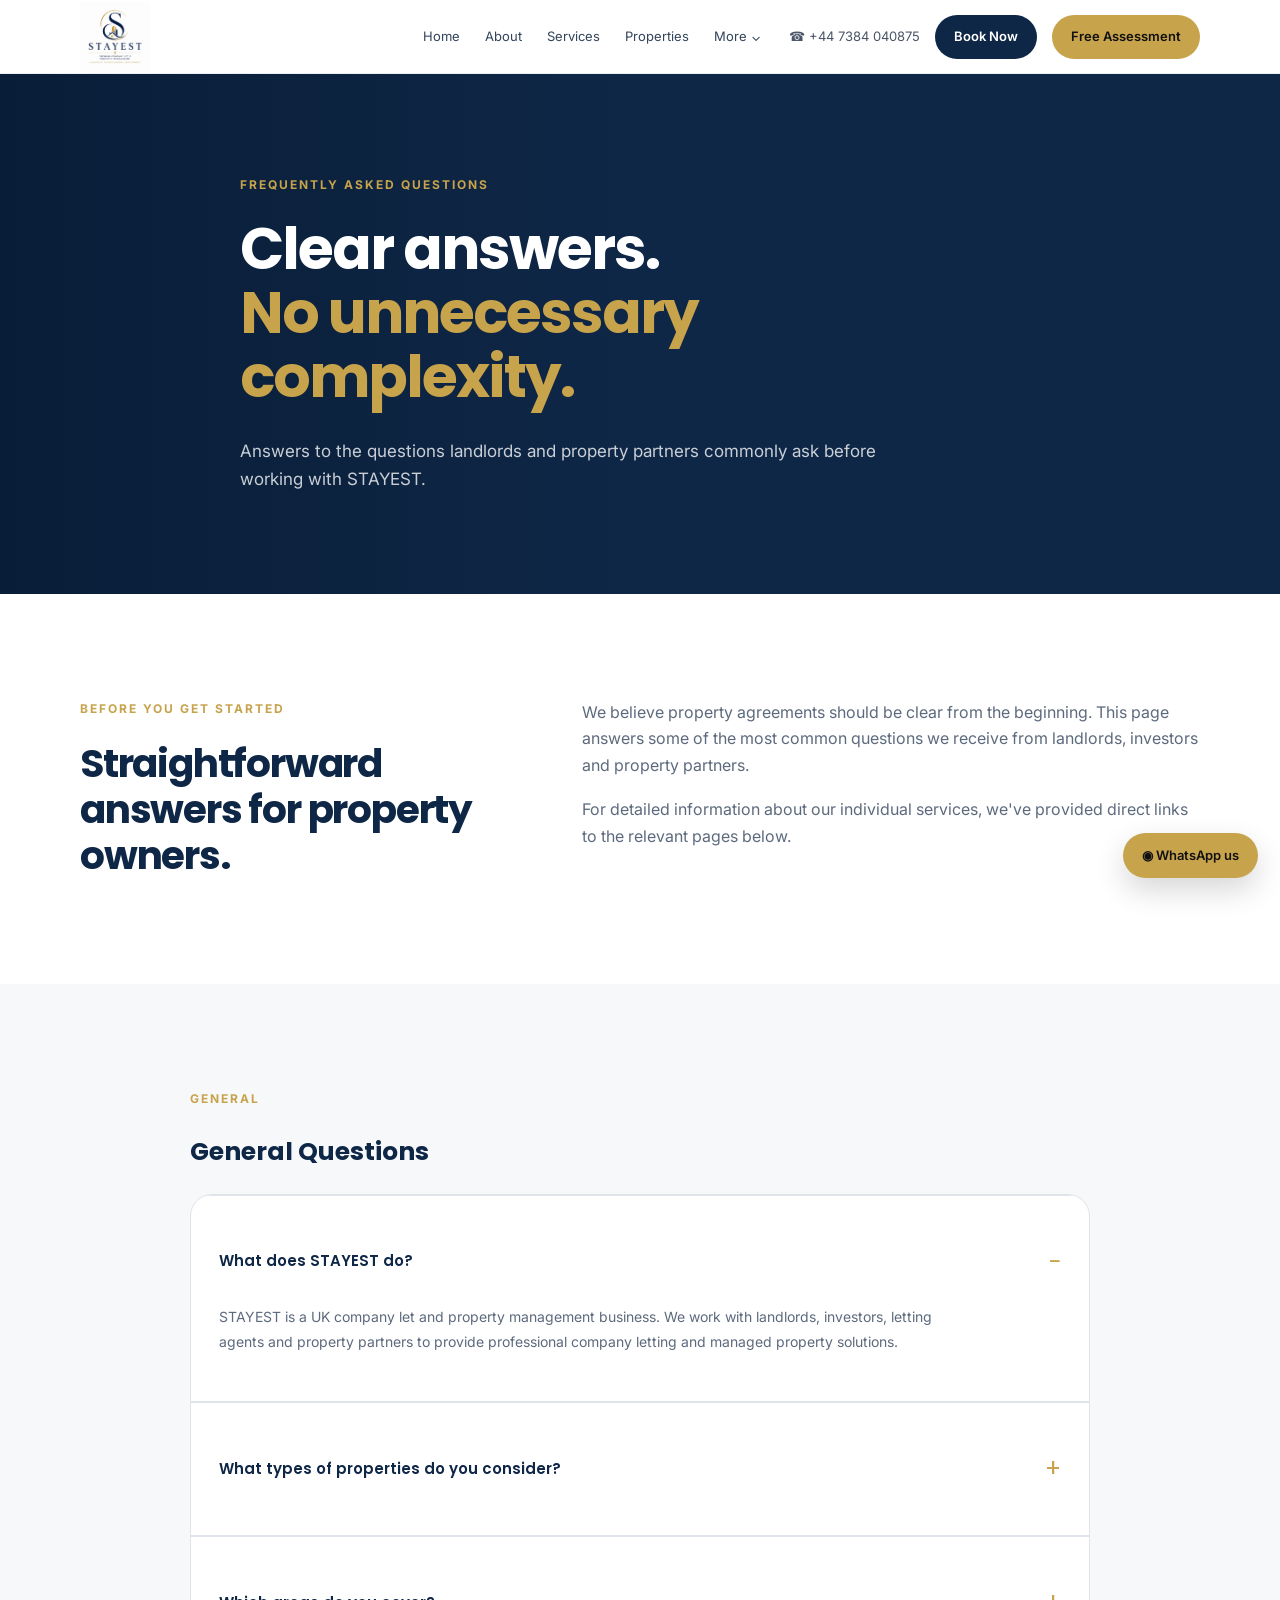
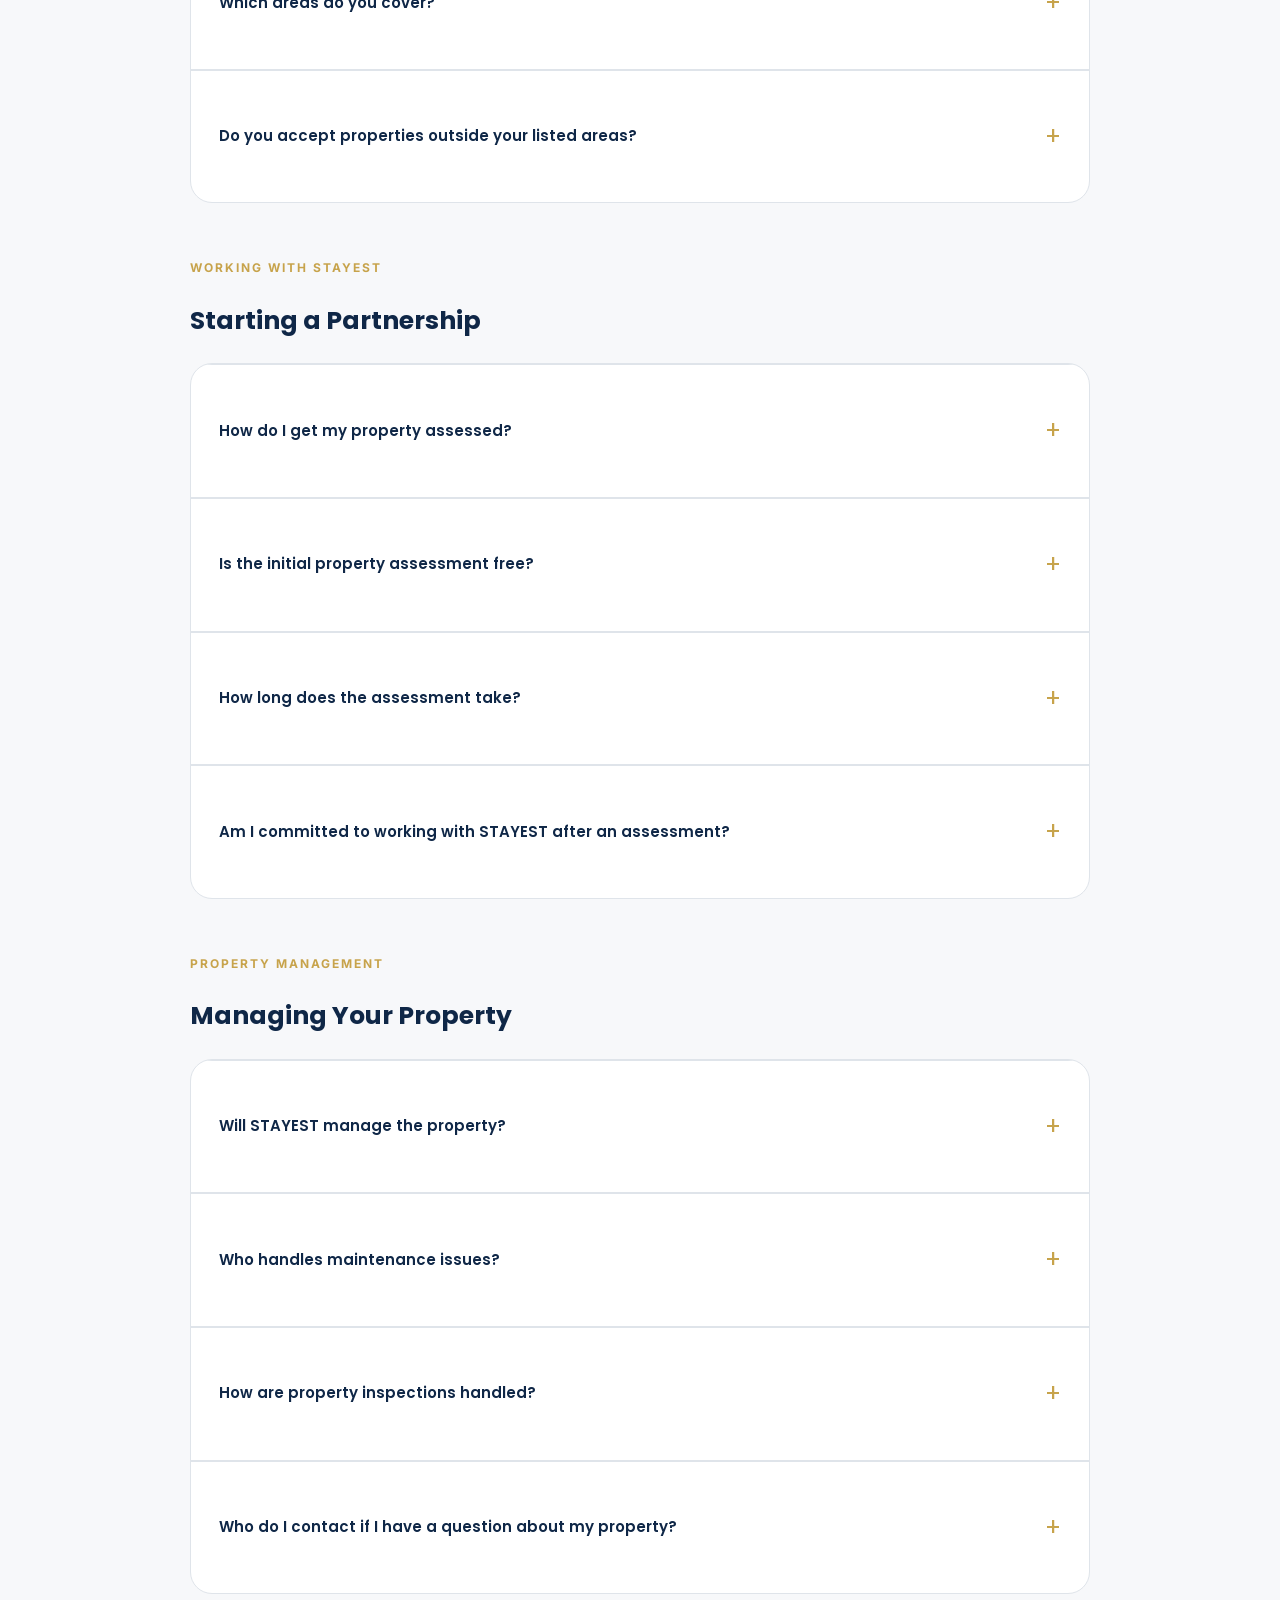
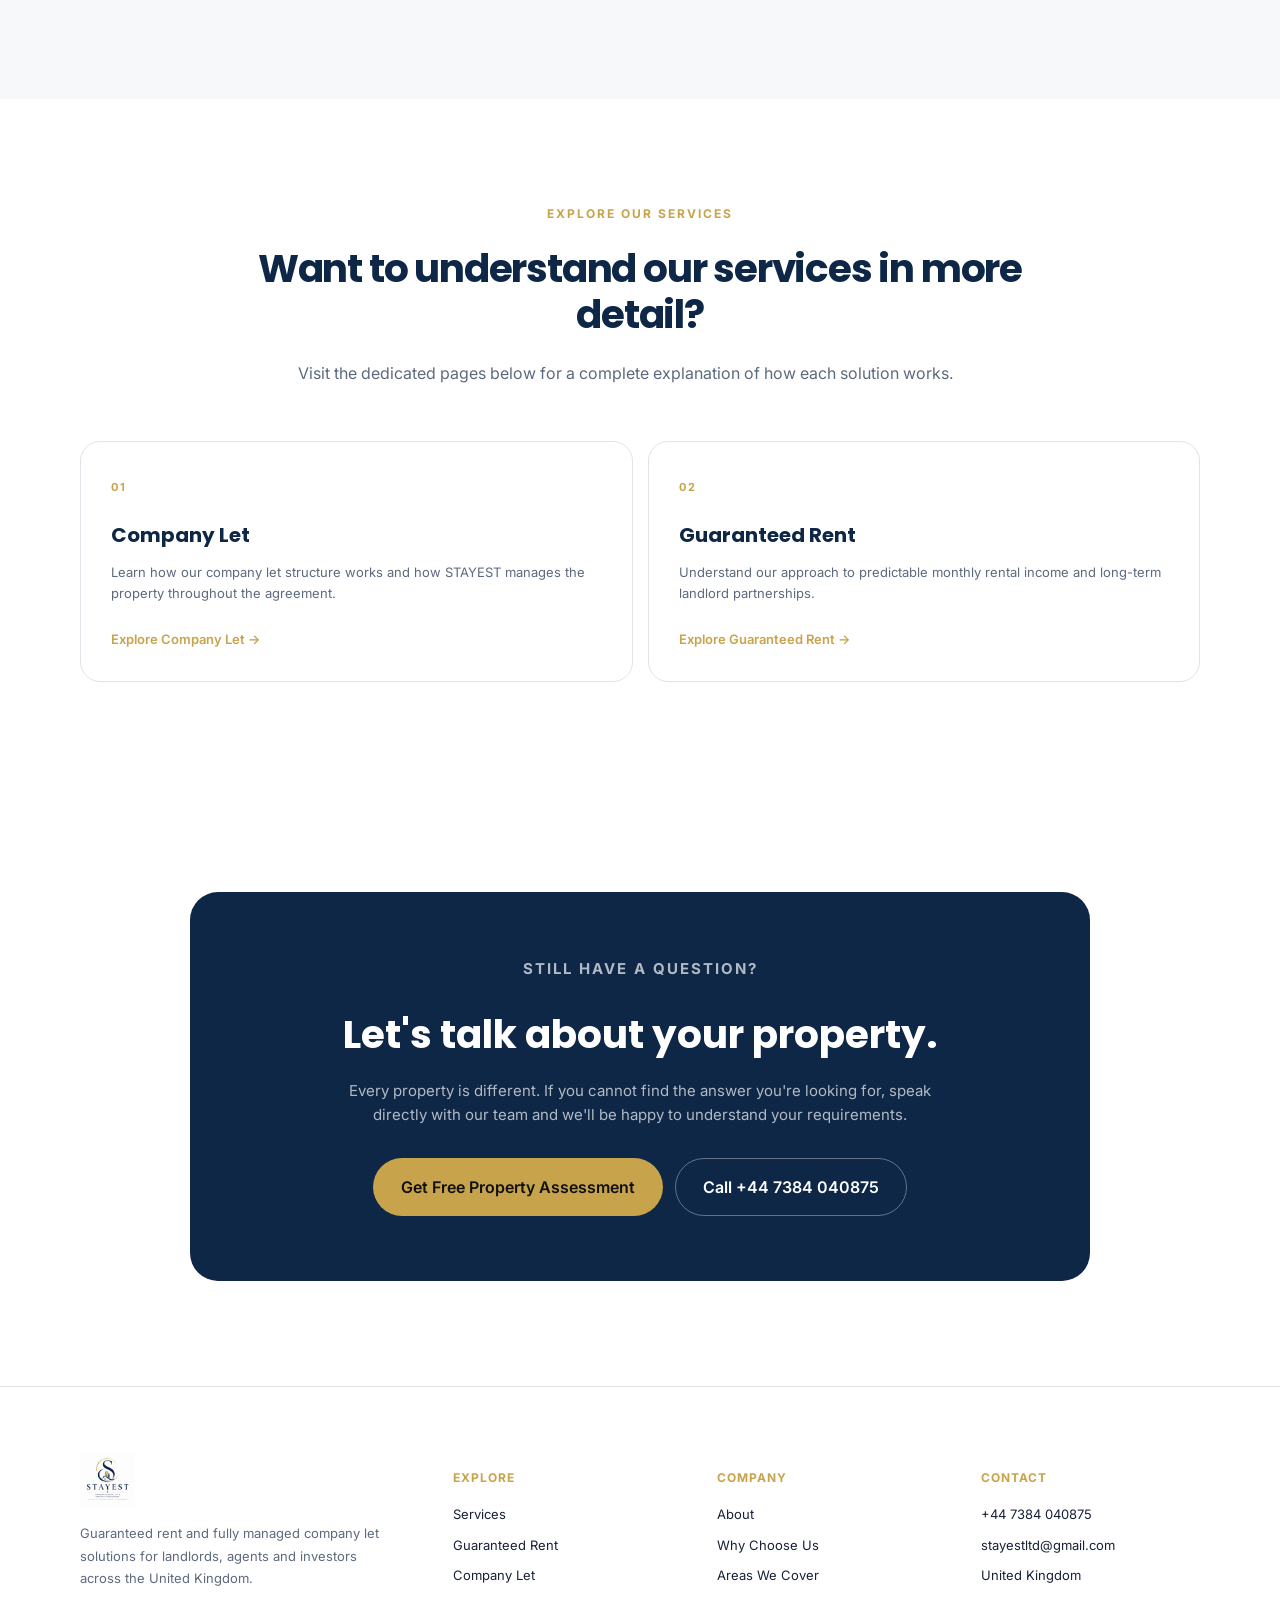
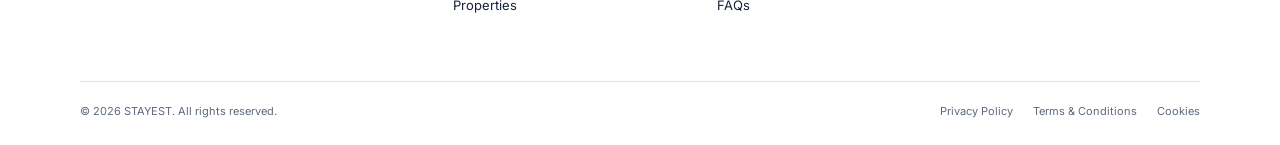
<file: faq.html>
<!DOCTYPE html>
<html lang="en-GB">

<head>
  <meta charset="UTF-8">
  <meta name="viewport" content="width=device-width, initial-scale=1.0">

  <title>FAQs | STAYEST</title>

  <meta name="description"
    content="Frequently asked questions about STAYEST, property assessments, company lets, guaranteed rent and professional property management.">

  <meta name="theme-color" content="#0F2747">

  <link rel="preconnect" href="https://fonts.googleapis.com">
  <link rel="preconnect" href="https://fonts.gstatic.com" crossorigin>

  <link
    href="https://fonts.googleapis.com/css2?family=Inter:wght@400;500;600;700&family=Poppins:wght@500;600;700;800&display=swap"
    rel="stylesheet">

  <link rel="stylesheet" href="css/style.css">


  <style>

    /* =========================================
       FAQ HERO
    ========================================= */

    .faq-hero {
      min-height: 520px;
      position: relative;
      display: flex;
      align-items: center;
      overflow: hidden;
      background: var(--navy);
    }

    .faq-hero-bg {
      position: absolute;
      inset: 0;

      background:
        linear-gradient(
          90deg,
          rgba(8,29,55,.96) 0%,
          rgba(15,39,71,.88) 50%,
          rgba(15,39,71,.65) 100%
        ),
        url("https://images.unsplash.com/photo-1600607687920-4e2a09cf159d?auto=format&fit=crop&w=2200&q=85")
        center/cover;
    }

    .faq-hero-content {
      position: relative;
      z-index: 1;
      color: #fff;
      padding: 100px 0;
      max-width: 800px;
    }

    .faq-hero h1 {
      font-family: Poppins, sans-serif;
      font-size: 58px;
      line-height: 1.1;
      letter-spacing: -2px;
      margin: 0 0 28px;
    }

    .faq-hero h1 span {
      color: var(--gold);
    }

    .faq-hero p:not(.eyebrow) {
      color: rgba(255,255,255,.78);
      font-size: 17px;
      max-width: 680px;
      margin: 0;
    }


    /* =========================================
       INTRO
    ========================================= */

    .faq-intro {
      display: grid;
      grid-template-columns: .8fr 1.2fr;
      gap: 90px;
      align-items: start;
    }

    .faq-intro h2 {
      font-family: Poppins;
      font-size: 39px;
      line-height: 1.18;
      letter-spacing: -1.2px;
      color: var(--navy);
      margin: 0;
    }

    .faq-intro-copy p {
      color: var(--muted);
      font-size: 16px;
      margin: 0 0 18px;
    }


    /* =========================================
       FAQ SECTION
    ========================================= */

    .faq-section {
      background: var(--light);
    }

    .faq-wrapper {
      max-width: 900px;
      margin: auto;
    }

    .faq-category {
      margin-bottom: 55px;
    }

    .faq-category:last-child {
      margin-bottom: 0;
    }

    .faq-category-title {
      font-family: Poppins;
      color: var(--navy);
      font-size: 25px;
      margin: 0 0 22px;
    }

    .faq-list {
      background: #fff;
      border: 1px solid var(--line);
      border-radius: 22px;
      overflow: hidden;
    }

    .faq-list details {
      border-bottom: 1px solid var(--line);
    }

    .faq-list details:last-child {
      border-bottom: 0;
    }

    .faq-list summary {
      padding: 24px 28px;
      cursor: pointer;
      font-family: Poppins;
      font-size: 15px;
      font-weight: 600;
      color: var(--navy);
      list-style: none;
      display: flex;
      align-items: center;
      justify-content: space-between;
      gap: 25px;
    }

    .faq-list summary::-webkit-details-marker {
      display: none;
    }

    .faq-list summary:after {
      content: "+";
      color: var(--gold);
      font-size: 24px;
      font-weight: 400;
      flex-shrink: 0;
    }

    .faq-list details[open] summary:after {
      content: "−";
    }

    .faq-answer {
      padding: 0 28px 25px;
    }

    .faq-answer p {
      color: var(--muted);
      font-size: 14px;
      line-height: 1.75;
      margin: 0;
      max-width: 760px;
    }

    .faq-answer a {
      color: var(--navy);
      font-weight: 600;
      border-bottom: 1px solid var(--gold);
    }


    /* =========================================
       SERVICE LINKS
    ========================================= */

    .faq-links {
      display: grid;
      grid-template-columns: 1fr 1fr;
      gap: 15px;
      margin-top: 35px;
    }

    .faq-link-card {
      background: #fff;
      border: 1px solid var(--line);
      border-radius: 20px;
      padding: 30px;
      transition: .3s ease;
    }

    .faq-link-card:hover {
      transform: translateY(-4px);
      border-color: var(--gold);
      box-shadow: 0 15px 40px rgba(15,39,71,.08);
    }

    .faq-link-card span {
      color: var(--gold);
      font-size: 11px;
      font-weight: 700;
      letter-spacing: 2px;
    }

    .faq-link-card h3 {
      font-family: Poppins;
      color: var(--navy);
      font-size: 20px;
      margin: 20px 0 10px;
    }

    .faq-link-card p {
      color: var(--muted);
      font-size: 13px;
      margin: 0 0 20px;
    }

    .faq-link-card a {
      color: var(--gold);
      font-size: 13px;
      font-weight: 600;
    }


    /* =========================================
       CTA
    ========================================= */

    .faq-cta {
      background: var(--navy);
      border-radius: 28px;
      padding: 65px;
      text-align: center;
      color: #fff;
      max-width: 900px;
      margin: auto;
    }

    .faq-cta h2 {
      font-family: Poppins;
      font-size: 39px;
      line-height: 1.2;
      margin: 0 0 20px;
    }

    .faq-cta p {
      color: rgba(255,255,255,.68);
      font-size: 15px;
      max-width: 620px;
      margin: 0 auto 30px;
    }

    .faq-cta-actions {
      display: flex;
      justify-content: center;
      gap: 12px;
      flex-wrap: wrap;
    }


    /* =========================================
       RESPONSIVE
    ========================================= */

    @media(max-width:800px) {

      .faq-hero {
        min-height: 560px;
      }

      .faq-hero-content {
        padding: 80px 0 60px;
      }

      .faq-hero h1 {
        font-size: 42px;
        letter-spacing: -1.3px;
      }

      .faq-hero p:not(.eyebrow) {
        font-size: 15px;
      }

      .faq-intro {
        grid-template-columns: 1fr;
        gap: 35px;
      }

      .faq-intro h2 {
        font-size: 31px;
      }

      .faq-links {
        grid-template-columns: 1fr;
      }

      .faq-cta {
        padding: 40px 28px;
      }

      .faq-cta h2 {
        font-size: 31px;
      }

    }


    @media(max-width:480px) {

      .faq-hero h1 {
        font-size: 35px;
      }

      .faq-list summary {
        padding: 21px 20px;
        font-size: 14px;
      }

      .faq-answer {
        padding: 0 20px 22px;
      }

      .faq-cta-actions {
        display: grid;
      }

      .faq-cta-actions .btn {
        width: 100%;
      }

    }

  </style>

</head>


<body>


<!-- =========================================
     HEADER
========================================= -->

<header class="site-header" id="top">

  <div class="container nav-wrap">

    <!-- LOGO -->
    <a class="brand" href="index.html" aria-label="STAYEST home">
      <img src="images/stayest_logo.png" alt="STAYEST" class="logo-image">
    </a>

    <!-- DESKTOP NAVIGATION -->
    <nav class="desktop-nav" aria-label="Main navigation">

      <a href="index.html">Home</a>

      <a href="about.html">About</a>

      <a href="services.html">Services</a>

      <a href="properties.html">Properties</a>

      <!-- MORE -->
      <button class="nav-more" type="button" aria-expanded="false">
        More <span>⌄</span>
      </button>

      <div class="more-menu">

        <a href="guaranteed-rent.html">Guaranteed Rent</a>

        <a href="company-let.html">Company Let</a>

        <a href="why-choose-us.html">Why Choose Us</a>

        <a href="areas.html">Areas We Cover</a>

        <a href="faq.html">FAQs</a>

        <a href="contact.html">Contact</a>

      </div>

    </nav>

    <!-- HEADER ACTIONS -->
    <div class="nav-actions">

      <!-- PHONE -->
      <a class="phone" href="tel:+447384040875">
        ☎ <span>+44 7384 040875</span>
      </a>

      <!-- BOOK NOW -->
      <a class="btn btn-navy btn-small" href="properties.html">
        Book Now
      </a>

      <!-- FREE ASSESSMENT -->
      <a class="btn btn-gold btn-small" href="contact.html">
        Free Assessment
      </a>

      <!-- MOBILE MENU -->
      <button
        class="menu-toggle"
        type="button"
        aria-label="Open menu"
        aria-expanded="false">

        <span></span>
        <span></span>
        <span></span>

      </button>

    </div>

  </div>

  <!-- MOBILE NAVIGATION -->
  <nav class="mobile-nav" aria-label="Mobile navigation">

    <a href="index.html">Home</a>

    <a href="about.html">About</a>

    <a href="services.html">Services</a>

    <a href="properties.html">Properties</a>

    <a href="guaranteed-rent.html">Guaranteed Rent</a>

    <a href="company-let.html">Company Let</a>

    <a href="why-choose-us.html">Why Choose Us</a>

    <a href="areas.html">Areas We Cover</a>

    <a href="faq.html">FAQs</a>

    <a href="contact.html">Contact</a>

  </nav>

</header>



<!-- =========================================
     MAIN
========================================= -->

<main>


<!-- HERO -->

<section class="faq-hero">

  <div class="faq-hero-bg"></div>

  <div class="container faq-hero-content reveal">

    <p class="eyebrow">
      FREQUENTLY ASKED QUESTIONS
    </p>

    <h1>
      Clear answers.<br>
      <span>No unnecessary complexity.</span>
    </h1>

    <p>
      Answers to the questions landlords and property partners
      commonly ask before working with STAYEST.
    </p>

  </div>

</section>



<!-- INTRO -->

<section class="section">

  <div class="container">

    <div class="faq-intro reveal">

      <div>

        <p class="eyebrow">
          BEFORE YOU GET STARTED
        </p>

        <h2>
          Straightforward answers for property owners.
        </h2>

      </div>


      <div class="faq-intro-copy">

        <p>
          We believe property agreements should be clear from
          the beginning. This page answers some of the most
          common questions we receive from landlords, investors
          and property partners.
        </p>

        <p>
          For detailed information about our individual services,
          we've provided direct links to the relevant pages below.
        </p>

      </div>

    </div>

  </div>

</section>



<!-- FAQ -->

<section class="section faq-section">

  <div class="container">

    <div class="faq-wrapper">


      <!-- GENERAL -->

      <div class="faq-category reveal">

        <p class="eyebrow">
          GENERAL
        </p>

        <h2 class="faq-category-title">
          General Questions
        </h2>


        <div class="faq-list">


          <details open>

            <summary>
              What does STAYEST do?
            </summary>

            <div class="faq-answer">

              <p>
                STAYEST is a UK company let and property management
                business. We work with landlords, investors, letting
                agents and property partners to provide professional
                company letting and managed property solutions.
              </p>

            </div>

          </details>


          <details>

            <summary>
              What types of properties do you consider?
            </summary>

            <div class="faq-answer">

              <p>
                We primarily consider residential properties that
                are suitable for professional company letting.
                Each property is assessed individually based on
                location, condition, layout and suitability.
              </p>

            </div>

          </details>


          <details>

            <summary>
              Which areas do you cover?
            </summary>

            <div class="faq-answer">

              <p>
                We currently focus on selected locations across
                London, Greater London and surrounding areas.
                You can see our current coverage on our
                <a href="areas.html">Areas We Cover</a> page.
              </p>

            </div>

          </details>


          <details>

            <summary>
              Do you accept properties outside your listed areas?
            </summary>

            <div class="faq-answer">

              <p>
                Our coverage is continuing to expand. If your
                property is outside our current locations, you
                are still welcome to contact us. We can consider
                suitable properties on an individual basis.
              </p>

            </div>

          </details>


        </div>

      </div>



      <!-- WORKING WITH STAYEST -->

      <div class="faq-category reveal">

        <p class="eyebrow">
          WORKING WITH STAYEST
        </p>

        <h2 class="faq-category-title">
          Starting a Partnership
        </h2>


        <div class="faq-list">


          <details>

            <summary>
              How do I get my property assessed?
            </summary>

            <div class="faq-answer">

              <p>
                Simply contact us through our property enquiry
                form, email or telephone. We'll ask for some
                basic information about the property and review
                its suitability.
              </p>

            </div>

          </details>


          <details>

            <summary>
              Is the initial property assessment free?
            </summary>

            <div class="faq-answer">

              <p>
                Yes. The initial property assessment is provided
                without obligation. We'll review the opportunity
                before discussing any commercial proposal.
              </p>

            </div>

          </details>


          <details>

            <summary>
              How long does the assessment take?
            </summary>

            <div class="faq-answer">

              <p>
                The time required depends on the property and the
                information available. Once we have the necessary
                details, we'll aim to review the opportunity and
                respond as promptly as possible.
              </p>

            </div>

          </details>


          <details>

            <summary>
              Am I committed to working with STAYEST after an assessment?
            </summary>

            <div class="faq-answer">

              <p>
                No. An initial assessment and discussion does not
                commit you to entering into an agreement. Any
                commercial arrangement is discussed and agreed
                before a contract is entered into.
              </p>

            </div>

          </details>


        </div>

      </div>



      <!-- PROPERTY MANAGEMENT -->

      <div class="faq-category reveal">

        <p class="eyebrow">
          PROPERTY MANAGEMENT
        </p>

        <h2 class="faq-category-title">
          Managing Your Property
        </h2>


        <div class="faq-list">


          <details>

            <summary>
              Will STAYEST manage the property?
            </summary>

            <div class="faq-answer">

              <p>
                Our service can include professional property
                management covering areas such as occupancy,
                cleaning, inspections, maintenance coordination,
                compliance documentation and property care.
              </p>

            </div>

          </details>


          <details>

            <summary>
              Who handles maintenance issues?
            </summary>

            <div class="faq-answer">

              <p>
                Our operations team coordinates maintenance and
                works with appropriate contractors. Responsibilities
                and approval thresholds can be agreed as part of
                the property arrangement.
              </p>

            </div>

          </details>


          <details>

            <summary>
              How are property inspections handled?
            </summary>

            <div class="faq-answer">

              <p>
                Where inspections form part of the agreed service,
                they are scheduled and documented so that the
                property's condition can be monitored and reported.
              </p>

            </div>

          </details>


          <details>

            <summary>
              Who do I contact if I have a question about my property?
            </summary>

            <div class="faq-answer">

              <p>
                STAYEST provides a clear point of contact for
                property partners. You can also contact our team
                directly through our <a href="contact.html">Contact</a>
                page.
              </p>

            </div>

          </details>


        </div>

      </div>


    </div>

  </div>

</section>



<!-- DEDICATED SERVICE LINKS -->

<section class="section">

  <div class="container">

    <div class="section-intro centered reveal">

      <p class="eyebrow">
        EXPLORE OUR SERVICES
      </p>

      <h2>
        Want to understand our services in more detail?
      </h2>

      <p>
        Visit the dedicated pages below for a complete
        explanation of how each solution works.
      </p>

    </div>


    <div class="faq-links">


      <div class="faq-link-card reveal">

        <span>01</span>

        <h3>
          Company Let
        </h3>

        <p>
          Learn how our company let structure works and how
          STAYEST manages the property throughout the agreement.
        </p>

        <a href="company-let.html">
          Explore Company Let →
        </a>

      </div>


      <div class="faq-link-card reveal">

        <span>02</span>

        <h3>
          Guaranteed Rent
        </h3>

        <p>
          Understand our approach to predictable monthly
          rental income and long-term landlord partnerships.
        </p>

        <a href="guaranteed-rent.html">
          Explore Guaranteed Rent →
        </a>

      </div>


    </div>

  </div>

</section>



<!-- CTA -->

<section class="section">

  <div class="container">

    <div class="faq-cta reveal">

      <p class="eyebrow">
        STILL HAVE A QUESTION?
      </p>

      <h2>
        Let's talk about your property.
      </h2>

      <p>
        Every property is different. If you cannot find the
        answer you're looking for, speak directly with our team
        and we'll be happy to understand your requirements.
      </p>


      <div class="faq-cta-actions">

        <a
          href="contact.html"
          class="btn btn-gold"
        >
          Get Free Property Assessment
        </a>

        <a
          href="tel:+447384040875"
          class="btn btn-outline-light"
        >
          Call +44 7384 040875
        </a>

      </div>

    </div>

  </div>

</section>


</main>



<!-- =========================================
     WHATSAPP
========================================= -->

<a
  class="whatsapp"
  href="https://wa.me/447384040875?text=Hello%20STAYEST%2C%20I%E2%80%99m%20interested%20in%20your%20company%20let%20and%20guaranteed%20rent%20services.%20I%E2%80%99d%20like%20to%20discuss%20my%20property%20and%20find%20out%20whether%20it%20would%20be%20suitable.%20Thank%20you."
  target="_blank"
  rel="noopener"
>
  ◉ <span>WhatsApp us</span>
</a>



<!-- =========================================
     FOOTER
========================================= -->

<footer class="footer">

  <div class="container footer-grid">


    <!-- BRAND -->

    <div>

      <div class="footer-brand">

        <img
          src="images/stayest_logo.png"
          alt="STAYEST"
          class="footer-logo"
        >

      </div>

      <p>
        Guaranteed rent and fully managed company let solutions
        for landlords, agents and investors across the United Kingdom.
      </p>

    </div>


    <!-- EXPLORE -->

    <div>

      <h4>Explore</h4>

      <a href="services.html">Services</a>

      <a href="guaranteed-rent.html">
        Guaranteed Rent
      </a>

      <a href="company-let.html">
        Company Let
      </a>

      <a href="properties.html">
        Properties
      </a>

    </div>


    <!-- COMPANY -->

    <div>

      <h4>Company</h4>

      <a href="about.html">
        About
      </a>

      <a href="why-choose-us.html">
        Why Choose Us
      </a>

      <a href="areas.html">
        Areas We Cover
      </a>

      <a href="faq.html">
        FAQs
      </a>

    </div>


    <!-- CONTACT -->

    <div>

      <h4>Contact</h4>

      <a href="tel:+447384040875">
        +44 7384 040875
      </a>

      <a href="mailto:stayestltd@gmail.com">
        stayestltd@gmail.com
      </a>

      <span>
        United Kingdom
      </span>

    </div>

  </div>


  <!-- FOOTER BOTTOM -->

  <div class="container footer-bottom">

    <span>
      © 2026 STAYEST. All rights reserved.
    </span>

    <div>

      <a href="privacy.html">
        Privacy Policy
      </a>

      <a href="terms.html">
        Terms & Conditions
      </a>

      <a href="#">
        Cookies
      </a>

    </div>

  </div>

</footer>



<script src="js/script.js"></script>

</body>

</html>
</file>
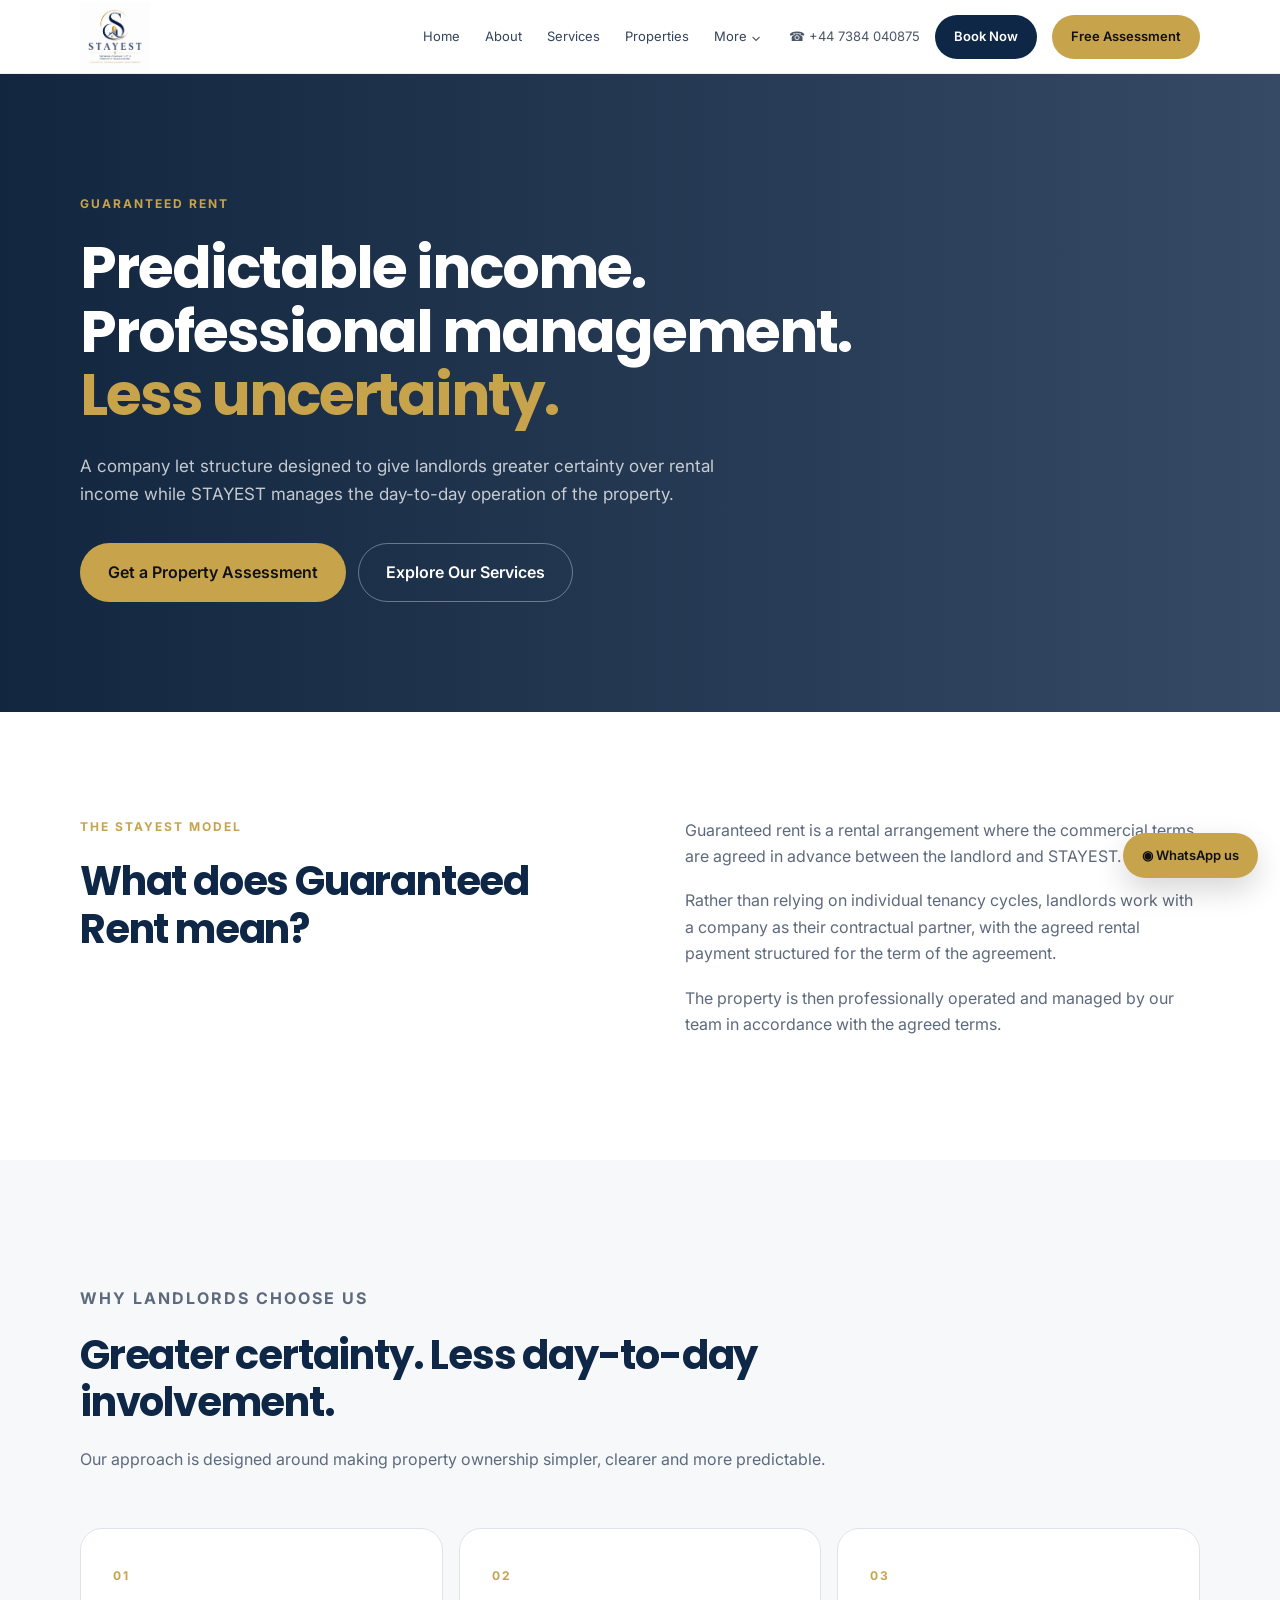
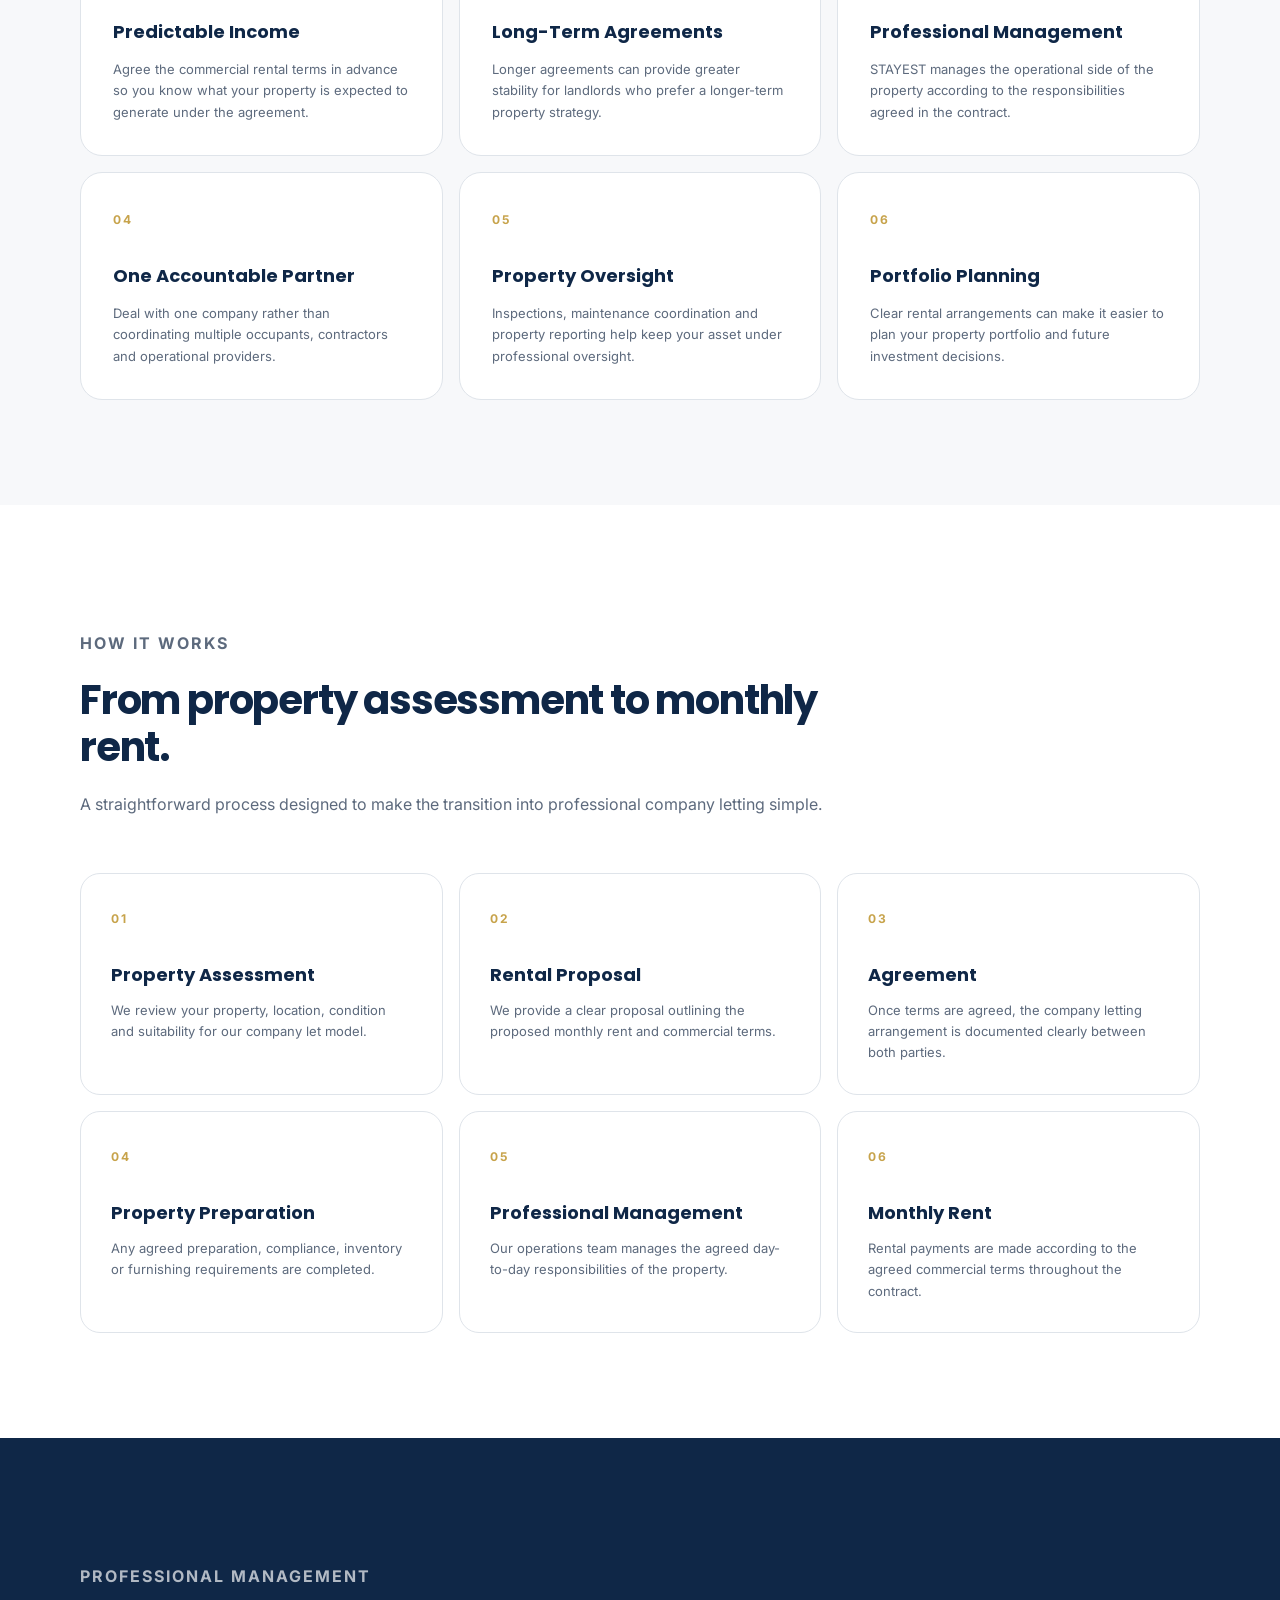
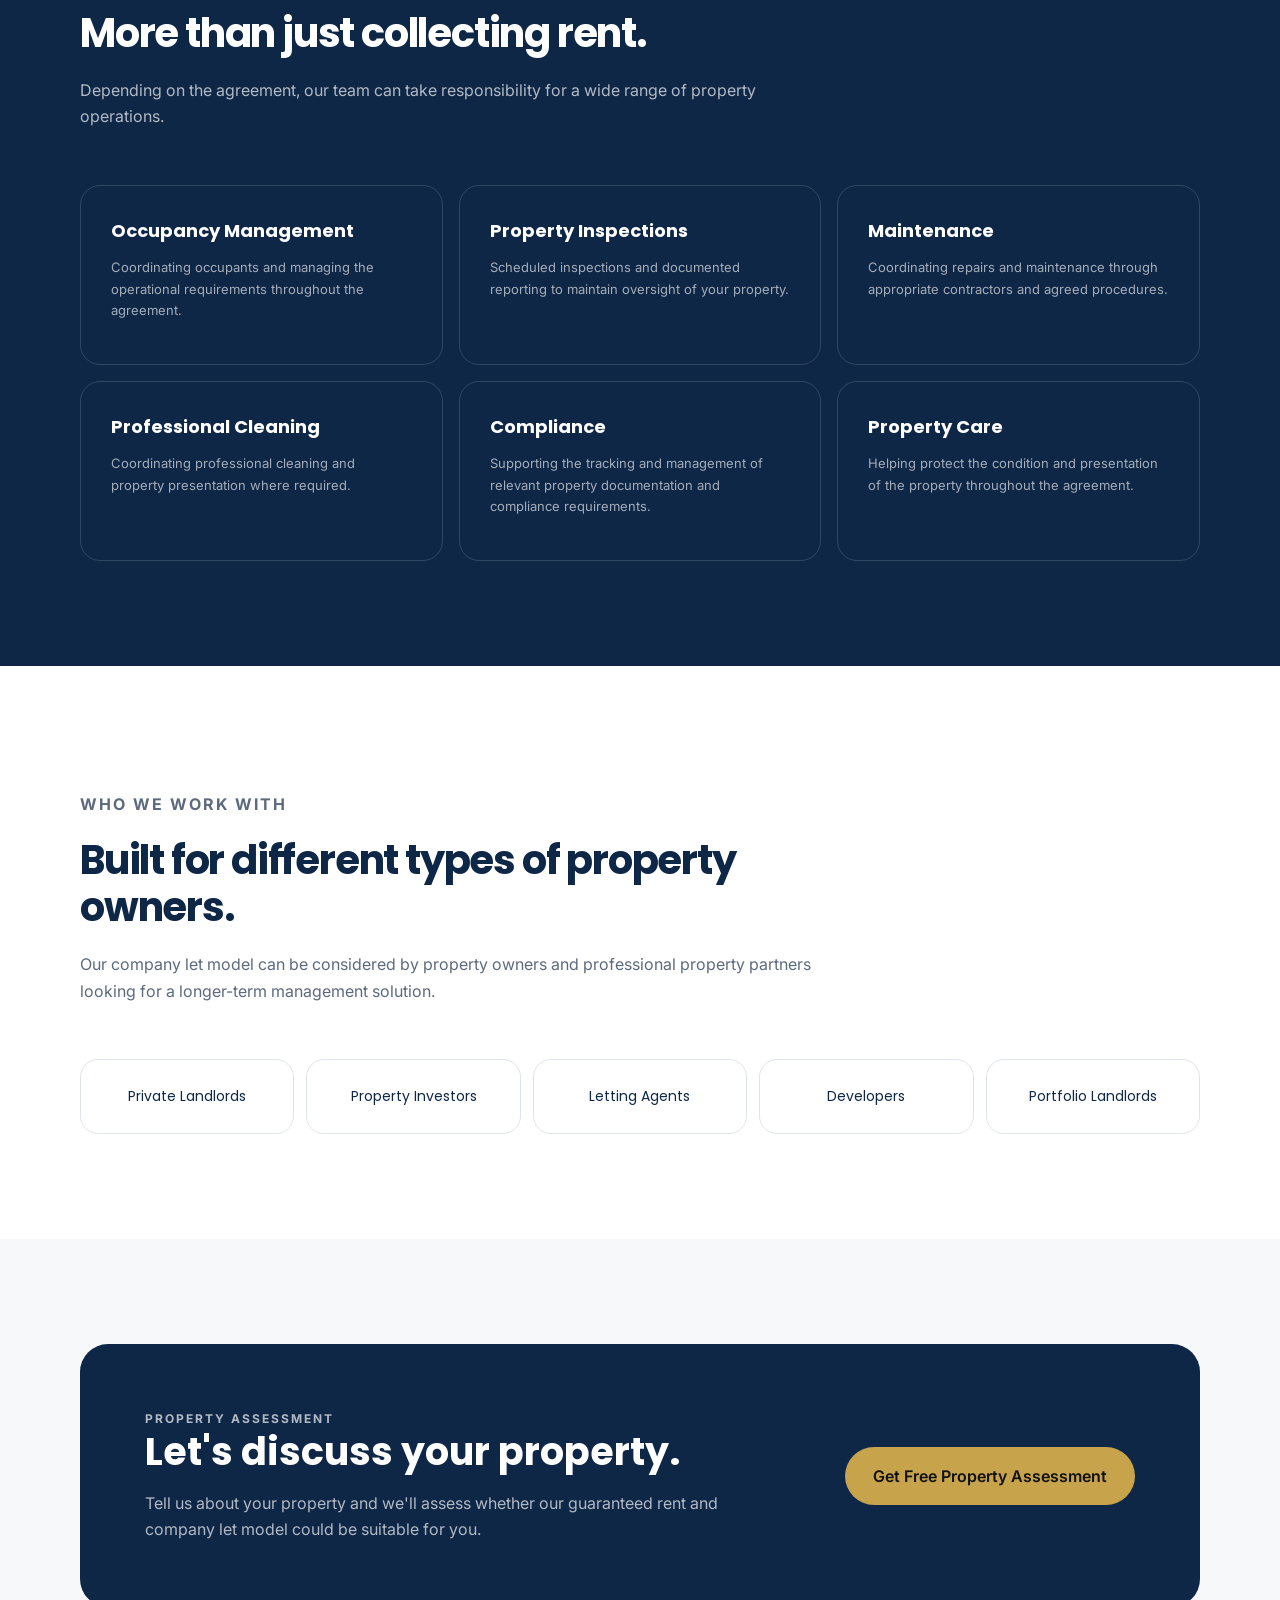
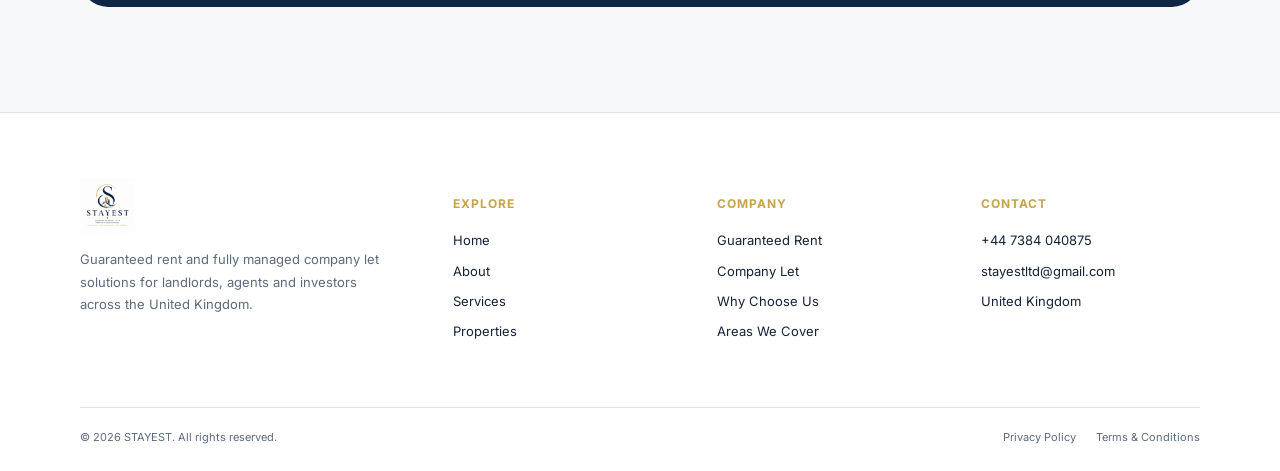
<file: guaranteed-rent.html>
<!DOCTYPE html>
<html lang="en-GB">

<head>
  <meta charset="UTF-8">
  <meta name="viewport" content="width=device-width, initial-scale=1.0">

  <title>Guaranteed Rent | STAYEST</title>

  <meta name="description"
    content="STAYEST provides professional company let and guaranteed rent solutions for UK landlords, investors and property partners.">

  <meta name="theme-color" content="#0F2747">

  <link rel="preconnect" href="https://fonts.googleapis.com">
  <link rel="preconnect" href="https://fonts.gstatic.com" crossorigin>

  <link
    href="https://fonts.googleapis.com/css2?family=Inter:wght@400;500;600;700&family=Poppins:wght@500;600;700;800&display=swap"
    rel="stylesheet">

  <link rel="stylesheet" href="css/style.css">


  <style>

    /* =========================
       GUARANTEED RENT HERO
    ========================= */

    .rent-hero {
      background:
        linear-gradient(
          90deg,
          rgba(8,29,55,.96),
          rgba(15,39,71,.84)
        ),
        url("https://images.unsplash.com/photo-1600607687920-4e2a09cf159d?auto=format&fit=crop&w=2200&q=85")
        center/cover;

      color:#fff;
      padding:120px 0 110px;
    }

    .rent-hero h1 {
      font-family:Poppins,sans-serif;
      font-size:58px;
      line-height:1.1;
      letter-spacing:-2px;
      max-width:800px;
      margin:0 0 25px;
    }

    .rent-hero h1 span {
      color:var(--gold);
    }

    .rent-hero-copy {
      max-width:680px;
      color:rgba(255,255,255,.75);
      font-size:17px;
      margin-bottom:35px;
    }


    /* =========================
       INTRO
    ========================= */

    .rent-intro {
      display:grid;
      grid-template-columns:1fr 1fr;
      gap:90px;
      align-items:start;
    }

    .rent-intro h2,
    .rent-section-title h2 {
      font-family:Poppins,sans-serif;
      color:var(--navy);
      font-size:40px;
      line-height:1.18;
      letter-spacing:-1.2px;
      margin:0;
    }

    .rent-intro-copy {
      color:var(--muted);
      font-size:16px;
    }

    .rent-intro-copy p {
      margin:0 0 18px;
    }


    /* =========================
       BENEFITS
    ========================= */

    .rent-benefits {
      background:var(--light);
    }

    .rent-section-title {
      max-width:750px;
      margin-bottom:55px;
    }

    .rent-section-title .eyebrow {
      margin-bottom:20px;
    }

    .rent-section-title p {
      color:var(--muted);
      font-size:16px;
      margin-top:20px;
    }

    .rent-benefit-grid {
      display:grid;
      grid-template-columns:repeat(3,1fr);
      gap:16px;
    }

    .rent-benefit {
      background:#fff;
      border:1px solid var(--line);
      border-radius:22px;
      padding:32px;
      min-height:220px;
      transition:.3s;
    }

    .rent-benefit:hover {
      transform:translateY(-4px);
      border-color:rgba(199,163,75,.6);
      box-shadow:0 18px 45px rgba(15,39,71,.08);
    }

    .rent-benefit span {
      color:var(--gold);
      font-size:12px;
      font-weight:700;
      letter-spacing:2px;
    }

    .rent-benefit h3 {
      font-family:Poppins,sans-serif;
      color:var(--navy);
      font-size:18px;
      margin:30px 0 12px;
    }

    .rent-benefit p {
      color:var(--muted);
      font-size:13px;
      margin:0;
    }


    /* =========================
       HOW IT WORKS
    ========================= */

    .rent-process {
      display:grid;
      grid-template-columns:repeat(3,1fr);
      gap:16px;
      margin-top:50px;
    }

    .rent-step {
      border:1px solid var(--line);
      border-radius:20px;
      padding:30px;
      min-height:220px;
    }

    .rent-step span {
      color:var(--gold);
      font-size:12px;
      font-weight:700;
      letter-spacing:2px;
    }

    .rent-step h3 {
      font-family:Poppins,sans-serif;
      color:var(--navy);
      font-size:18px;
      margin:30px 0 10px;
    }

    .rent-step p {
      color:var(--muted);
      font-size:13px;
      margin:0;
    }


    /* =========================
       MANAGEMENT SECTION
    ========================= */

    .rent-management {
      background:var(--navy);
      color:#fff;
    }

    .rent-management .rent-section-title h2 {
      color:#fff;
    }

    .rent-management .rent-section-title p {
      color:rgba(255,255,255,.68);
    }

    .management-grid {
      display:grid;
      grid-template-columns:repeat(3,1fr);
      gap:16px;
    }

    .management-card {
      border:1px solid rgba(255,255,255,.14);
      border-radius:20px;
      padding:30px;
      min-height:180px;
    }

    .management-card h3 {
      font-family:Poppins,sans-serif;
      font-size:18px;
      margin:0 0 12px;
    }

    .management-card p {
      color:rgba(255,255,255,.62);
      font-size:13px;
      margin:0;
    }


    /* =========================
       WHO IT'S FOR
    ========================= */

    .landlord-types {
      display:grid;
      grid-template-columns:repeat(5,1fr);
      gap:12px;
      margin-top:45px;
    }

    .landlord-type {
      border:1px solid var(--line);
      border-radius:18px;
      padding:25px 18px;
      text-align:center;
      font-family:Poppins,sans-serif;
      font-size:14px;
      color:var(--navy);
    }


    /* =========================
       CTA
    ========================= */

    .rent-cta {
      background:var(--light);
    }

    .rent-cta-box {
      background:var(--navy);
      border-radius:28px;
      padding:65px;
      display:flex;
      align-items:center;
      justify-content:space-between;
      gap:50px;
      color:#fff;
    }

    .rent-cta-box h2 {
      font-family:Poppins,sans-serif;
      font-size:38px;
      line-height:1.2;
      margin:0 0 15px;
    }

    .rent-cta-box p {
      color:rgba(255,255,255,.68);
      max-width:600px;
      margin:0;
    }


    /* =========================
       RESPONSIVE
    ========================= */

    @media(max-width:900px) {

      .rent-benefit-grid,
      .rent-process,
      .management-grid {
        grid-template-columns:repeat(2,1fr);
      }

      .landlord-types {
        grid-template-columns:repeat(3,1fr);
      }

      .rent-intro {
        gap:40px;
      }

    }


    @media(max-width:800px) {

      .rent-hero {
        padding:85px 0;
      }

      .rent-hero h1 {
        font-size:42px;
      }

      .rent-intro {
        grid-template-columns:1fr;
        gap:30px;
      }

      .rent-benefit-grid,
      .rent-process,
      .management-grid {
        grid-template-columns:1fr;
      }

      .landlord-types {
        grid-template-columns:1fr 1fr;
      }

      .rent-cta-box {
        display:grid;
        padding:40px 28px;
        gap:30px;
      }

      .rent-cta-box h2 {
        font-size:31px;
      }

    }


    @media(max-width:480px) {

      .rent-hero h1 {
        font-size:35px;
      }

      .landlord-types {
        grid-template-columns:1fr;
      }

    }

  </style>

</head>


<body>


  <!-- =========================
       HEADER
  ========================= -->

  <header class="site-header" id="top">

  <div class="container nav-wrap">

    <!-- LOGO -->
    <a class="brand" href="index.html" aria-label="STAYEST home">
      <img src="images/stayest_logo.png" alt="STAYEST" class="logo-image">
    </a>

    <!-- DESKTOP NAVIGATION -->
    <nav class="desktop-nav" aria-label="Main navigation">

      <a href="index.html">Home</a>

      <a href="about.html">About</a>

      <a href="services.html">Services</a>

      <a href="properties.html">Properties</a>

      <!-- MORE -->
      <button class="nav-more" type="button" aria-expanded="false">
        More <span>⌄</span>
      </button>

      <div class="more-menu">

        <a href="guaranteed-rent.html">Guaranteed Rent</a>

        <a href="company-let.html">Company Let</a>

        <a href="why-choose-us.html">Why Choose Us</a>

        <a href="areas.html">Areas We Cover</a>

        <a href="faq.html">FAQs</a>

        <a href="contact.html">Contact</a>

      </div>

    </nav>

    <!-- HEADER ACTIONS -->
    <div class="nav-actions">

      <!-- PHONE -->
      <a class="phone" href="tel:+447384040875">
        ☎ <span>+44 7384 040875</span>
      </a>

      <!-- BOOK NOW -->
      <a class="btn btn-navy btn-small" href="properties.html">
        Book Now
      </a>

      <!-- FREE ASSESSMENT -->
      <a class="btn btn-gold btn-small" href="contact.html">
        Free Assessment
      </a>

      <!-- MOBILE MENU -->
      <button
        class="menu-toggle"
        type="button"
        aria-label="Open menu"
        aria-expanded="false">

        <span></span>
        <span></span>
        <span></span>

      </button>

    </div>

  </div>

  <!-- MOBILE NAVIGATION -->
  <nav class="mobile-nav" aria-label="Mobile navigation">

    <a href="index.html">Home</a>

    <a href="about.html">About</a>

    <a href="services.html">Services</a>

    <a href="properties.html">Properties</a>

    <a href="guaranteed-rent.html">Guaranteed Rent</a>

    <a href="company-let.html">Company Let</a>

    <a href="why-choose-us.html">Why Choose Us</a>

    <a href="areas.html">Areas We Cover</a>

    <a href="faq.html">FAQs</a>

    <a href="contact.html">Contact</a>

  </nav>

</header>



  <main>


    <!-- =========================
         HERO
    ========================= -->

    <section class="rent-hero">

      <div class="container reveal">

        <p class="eyebrow">
          GUARANTEED RENT
        </p>

        <h1>
          Predictable income.
          <br>
          Professional management.
          <br>
          <span>Less uncertainty.</span>
        </h1>

        <p class="rent-hero-copy">
          A company let structure designed to give landlords greater
          certainty over rental income while STAYEST manages the
          day-to-day operation of the property.
        </p>

        <div class="hero-actions">

          <a
            class="btn btn-gold"
            href="contact.html">

            Get a Property Assessment

          </a>

          <a
            class="btn btn-outline-light"
            href="services.html">

            Explore Our Services

          </a>

        </div>

      </div>

    </section>



    <!-- =========================
         WHAT IS GUARANTEED RENT
    ========================= -->

    <section class="section">

      <div class="container">

        <div class="rent-intro reveal">

          <div>

            <p class="eyebrow">
              THE STAYEST MODEL
            </p>

            <h2>
              What does Guaranteed Rent mean?
            </h2>

          </div>


          <div class="rent-intro-copy">

            <p>
              Guaranteed rent is a rental arrangement where the
              commercial terms are agreed in advance between the
              landlord and STAYEST.
            </p>

            <p>
              Rather than relying on individual tenancy cycles,
              landlords work with a company as their contractual
              partner, with the agreed rental payment structured
              for the term of the agreement.
            </p>

            <p>
              The property is then professionally operated and
              managed by our team in accordance with the agreed
              terms.
            </p>

          </div>

        </div>

      </div>

    </section>



    <!-- =========================
         BENEFITS
    ========================= -->

    <section class="section rent-benefits">

      <div class="container">

        <div class="rent-section-title reveal">

          <p class="eyebrow">
            WHY LANDLORDS CHOOSE US
          </p>

          <h2>
            Greater certainty.
            Less day-to-day involvement.
          </h2>

          <p>
            Our approach is designed around making property ownership
            simpler, clearer and more predictable.
          </p>

        </div>


        <div class="rent-benefit-grid">


          <article class="rent-benefit reveal">

            <span>01</span>

            <h3>
              Predictable Income
            </h3>

            <p>
              Agree the commercial rental terms in advance so you
              know what your property is expected to generate under
              the agreement.
            </p>

          </article>


          <article class="rent-benefit reveal">

            <span>02</span>

            <h3>
              Long-Term Agreements
            </h3>

            <p>
              Longer agreements can provide greater stability for
              landlords who prefer a longer-term property strategy.
            </p>

          </article>


          <article class="rent-benefit reveal">

            <span>03</span>

            <h3>
              Professional Management
            </h3>

            <p>
              STAYEST manages the operational side of the property
              according to the responsibilities agreed in the contract.
            </p>

          </article>


          <article class="rent-benefit reveal">

            <span>04</span>

            <h3>
              One Accountable Partner
            </h3>

            <p>
              Deal with one company rather than coordinating multiple
              occupants, contractors and operational providers.
            </p>

          </article>


          <article class="rent-benefit reveal">

            <span>05</span>

            <h3>
              Property Oversight
            </h3>

            <p>
              Inspections, maintenance coordination and property
              reporting help keep your asset under professional oversight.
            </p>

          </article>


          <article class="rent-benefit reveal">

            <span>06</span>

            <h3>
              Portfolio Planning
            </h3>

            <p>
              Clear rental arrangements can make it easier to plan
              your property portfolio and future investment decisions.
            </p>

          </article>


        </div>

      </div>

    </section>



    <!-- =========================
         HOW IT WORKS
    ========================= -->

    <section class="section">

      <div class="container">

        <div class="rent-section-title reveal">

          <p class="eyebrow">
            HOW IT WORKS
          </p>

          <h2>
            From property assessment
            to monthly rent.
          </h2>

          <p>
            A straightforward process designed to make the transition
            into professional company letting simple.
          </p>

        </div>


        <div class="rent-process">


          <article class="rent-step reveal">

            <span>01</span>

            <h3>
              Property Assessment
            </h3>

            <p>
              We review your property, location, condition and
              suitability for our company let model.
            </p>

          </article>


          <article class="rent-step reveal">

            <span>02</span>

            <h3>
              Rental Proposal
            </h3>

            <p>
              We provide a clear proposal outlining the proposed
              monthly rent and commercial terms.
            </p>

          </article>


          <article class="rent-step reveal">

            <span>03</span>

            <h3>
              Agreement
            </h3>

            <p>
              Once terms are agreed, the company letting arrangement
              is documented clearly between both parties.
            </p>

          </article>


          <article class="rent-step reveal">

            <span>04</span>

            <h3>
              Property Preparation
            </h3>

            <p>
              Any agreed preparation, compliance, inventory or
              furnishing requirements are completed.
            </p>

          </article>


          <article class="rent-step reveal">

            <span>05</span>

            <h3>
              Professional Management
            </h3>

            <p>
              Our operations team manages the agreed day-to-day
              responsibilities of the property.
            </p>

          </article>


          <article class="rent-step reveal">

            <span>06</span>

            <h3>
              Monthly Rent
            </h3>

            <p>
              Rental payments are made according to the agreed
              commercial terms throughout the contract.
            </p>

          </article>


        </div>

      </div>

    </section>



    <!-- =========================
         WHAT WE MANAGE
    ========================= -->

    <section class="section rent-management">

      <div class="container">

        <div class="rent-section-title reveal">

          <p class="eyebrow">
            PROFESSIONAL MANAGEMENT
          </p>

          <h2>
            More than just collecting rent.
          </h2>

          <p>
            Depending on the agreement, our team can take responsibility
            for a wide range of property operations.
          </p>

        </div>


        <div class="management-grid">


          <article class="management-card reveal">

            <h3>
              Occupancy Management
            </h3>

            <p>
              Coordinating occupants and managing the operational
              requirements throughout the agreement.
            </p>

          </article>


          <article class="management-card reveal">

            <h3>
              Property Inspections
            </h3>

            <p>
              Scheduled inspections and documented reporting to
              maintain oversight of your property.
            </p>

          </article>


          <article class="management-card reveal">

            <h3>
              Maintenance
            </h3>

            <p>
              Coordinating repairs and maintenance through appropriate
              contractors and agreed procedures.
            </p>

          </article>


          <article class="management-card reveal">

            <h3>
              Professional Cleaning
            </h3>

            <p>
              Coordinating professional cleaning and property
              presentation where required.
            </p>

          </article>


          <article class="management-card reveal">

            <h3>
              Compliance
            </h3>

            <p>
              Supporting the tracking and management of relevant
              property documentation and compliance requirements.
            </p>

          </article>


          <article class="management-card reveal">

            <h3>
              Property Care
            </h3>

            <p>
              Helping protect the condition and presentation of
              the property throughout the agreement.
            </p>

          </article>


        </div>

      </div>

    </section>



    <!-- =========================
         WHO IT'S FOR
    ========================= -->

    <section class="section">

      <div class="container">

        <div class="rent-section-title reveal">

          <p class="eyebrow">
            WHO WE WORK WITH
          </p>

          <h2>
            Built for different types
            of property owners.
          </h2>

          <p>
            Our company let model can be considered by property owners
            and professional property partners looking for a longer-term
            management solution.
          </p>

        </div>


        <div class="landlord-types">


          <div class="landlord-type reveal">
            Private Landlords
          </div>

          <div class="landlord-type reveal">
            Property Investors
          </div>

          <div class="landlord-type reveal">
            Letting Agents
          </div>

          <div class="landlord-type reveal">
            Developers
          </div>

          <div class="landlord-type reveal">
            Portfolio Landlords
          </div>


        </div>

      </div>

    </section>



    <!-- =========================
         CTA
    ========================= -->

    <section class="section rent-cta">

      <div class="container">

        <div class="rent-cta-box reveal">

          <div>

            <p class="eyebrow">
              PROPERTY ASSESSMENT
            </p>

            <h2>
              Let's discuss your property.
            </h2>

            <p>
              Tell us about your property and we'll assess whether
              our guaranteed rent and company let model could be
              suitable for you.
            </p>

          </div>


          <a
            class="btn btn-gold"
            href="contact.html">

            Get Free Property Assessment

          </a>

        </div>

      </div>

    </section>


  </main>



  <!-- =========================
       FOOTER
  ========================= -->

  <footer class="footer">

    <div class="container footer-grid">


      <div>

        <img
          src="images/stayest_logo.png"
          alt="STAYEST"
          class="footer-logo">

        <p>
          Guaranteed rent and fully managed company let solutions
          for landlords, agents and investors across the United Kingdom.
        </p>

      </div>


      <div>

        <h4>Explore</h4>

        <a href="index.html">Home</a>

        <a href="about.html">About</a>

        <a href="services.html">Services</a>

        <a href="properties.html">Properties</a>

      </div>


      <div>

        <h4>Company</h4>

        <a href="guaranteed-rent.html">
          Guaranteed Rent
        </a>

        <a href="company-let.html">
          Company Let
        </a>

        <a href="why-choose-us.html">
          Why Choose Us
        </a>

        <a href="areas.html">
          Areas We Cover
        </a>

      </div>


      <div>

        <h4>Contact</h4>

        <a href="tel:+447384040875">
          +44 7384 040875
        </a>

        <a href="mailto:stayestltd@gmail.com">
          stayestltd@gmail.com
        </a>

        <span>
          United Kingdom
        </span>

      </div>


    </div>


    <div class="container footer-bottom">

      <span>
        © 2026 STAYEST. All rights reserved.
      </span>

      <div>

        <a href="privacy-policy.html">
          Privacy Policy
        </a>

        <a href="terms.html">
          Terms & Conditions
        </a>

      </div>

    </div>

  </footer>



  <!-- WHATSAPP -->

  <a
    class="whatsapp"
    href="https://wa.me/447384040875?text=Hello%20STAYEST%2C%20I%E2%80%99m%20interested%20in%20your%20company%20let%20and%20guaranteed%20rent%20services.%20I%E2%80%99d%20like%20to%20discuss%20my%20property%20and%20find%20out%20whether%20it%20would%20be%20suitable.%20Thank%20you."
    target="_blank"
    rel="noopener"
  >
    ◉ <span>WhatsApp us</span>
  </a>


  <script src="js/script.js"></script>

</body>

</html>
</file>
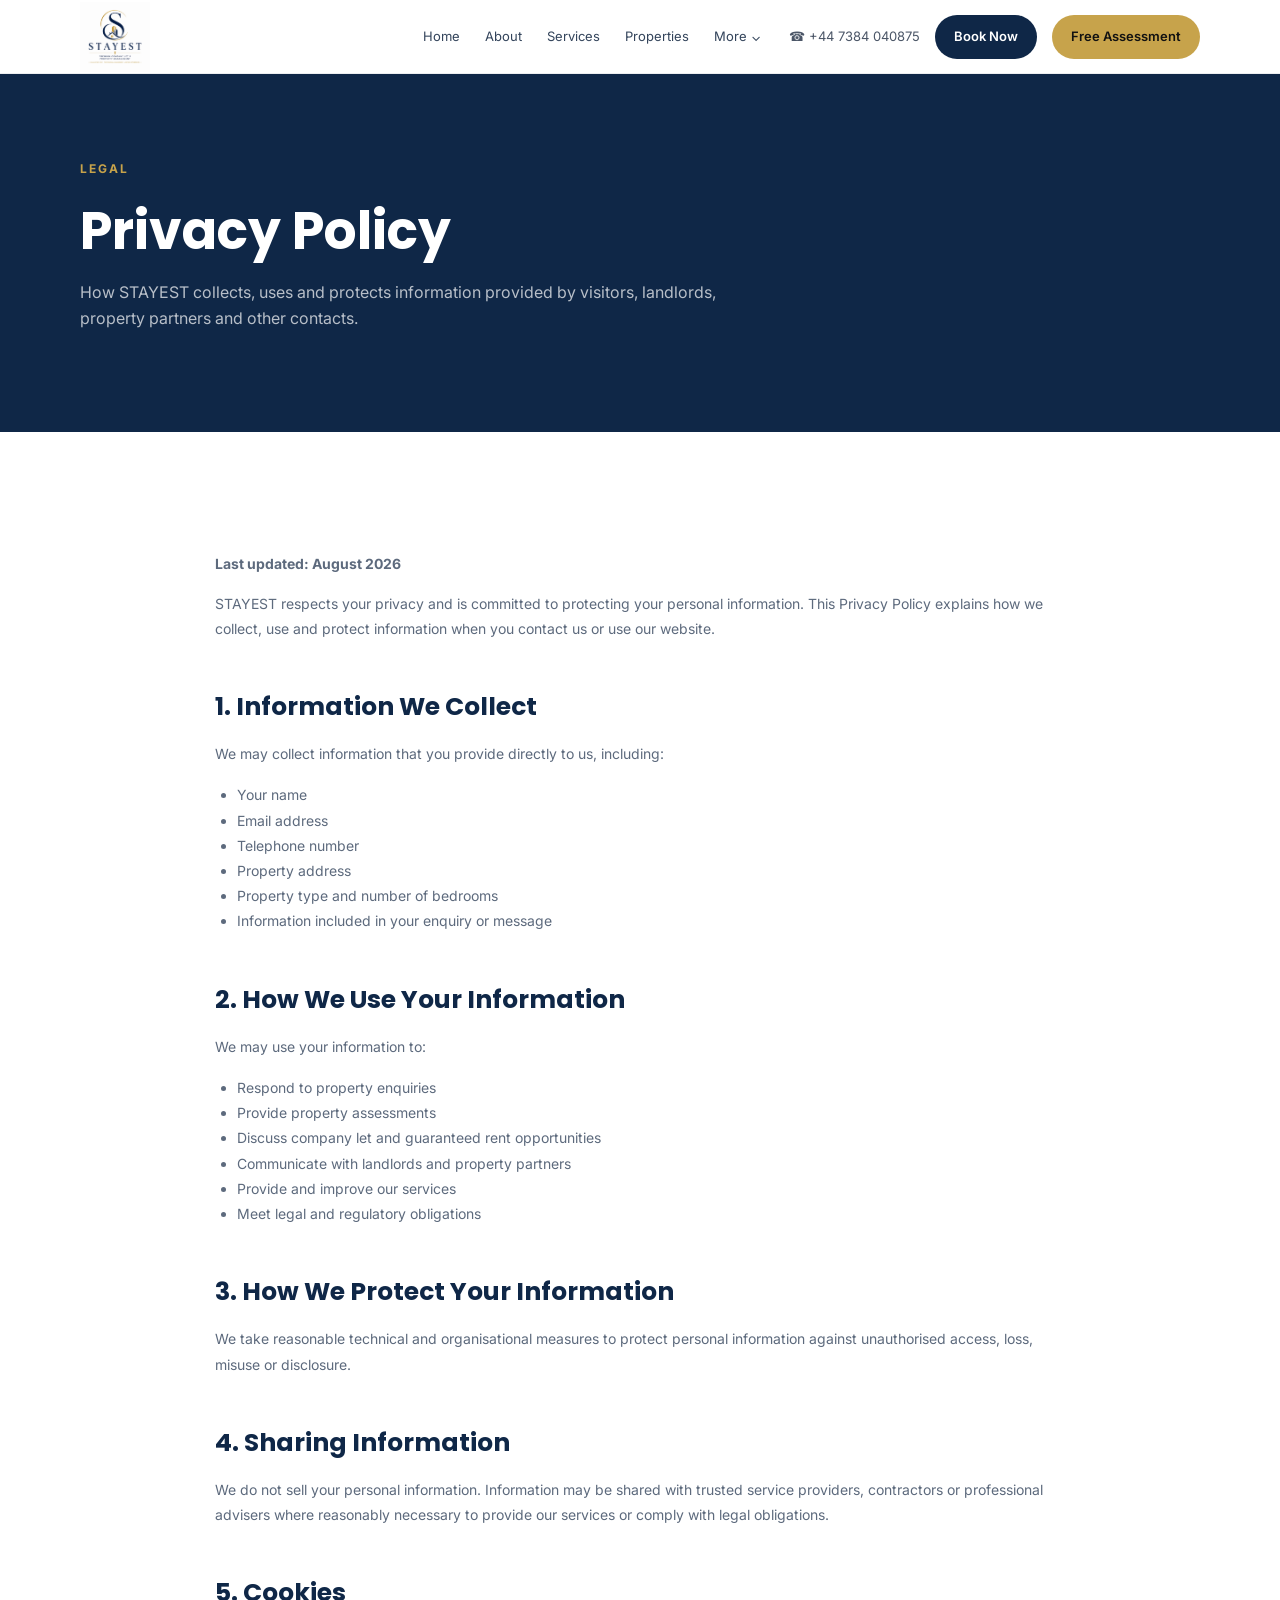
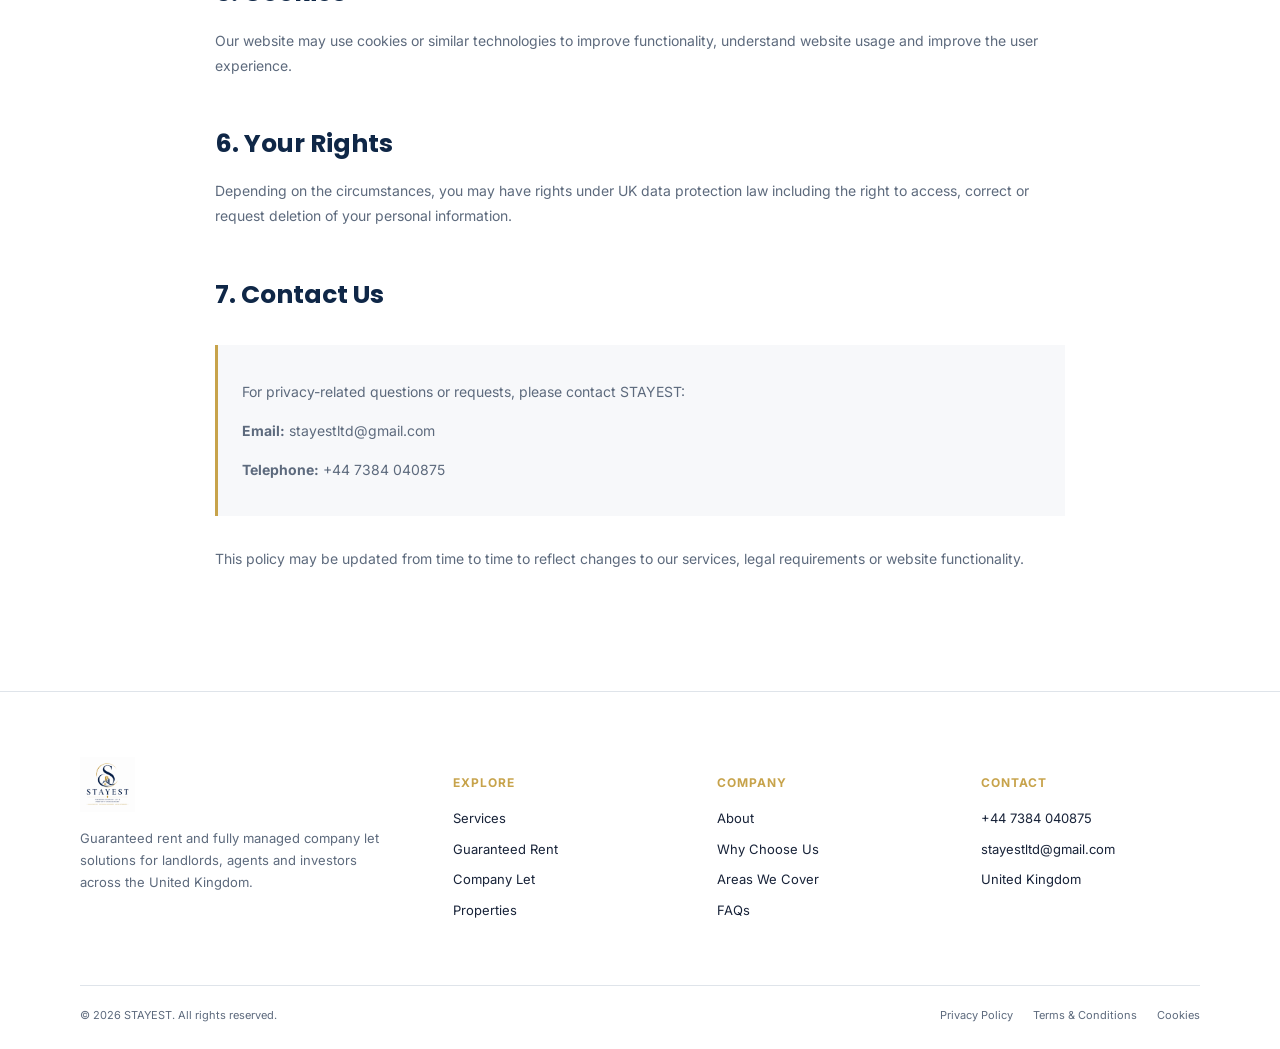
<file: privacy.html>
<!DOCTYPE html>
<html lang="en-GB">

<head>
  <meta charset="UTF-8">
  <meta name="viewport" content="width=device-width, initial-scale=1.0">

  <title>Privacy Policy | STAYEST</title>

  <meta name="description"
    content="STAYEST Privacy Policy explaining how we collect, use and protect personal information.">

  <link rel="preconnect" href="https://fonts.googleapis.com">
  <link rel="preconnect" href="https://fonts.gstatic.com" crossorigin>

  <link
    href="https://fonts.googleapis.com/css2?family=Inter:wght@400;500;600;700&family=Poppins:wght@500;600;700;800&display=swap"
    rel="stylesheet">

  <link rel="stylesheet" href="css/style.css">

  <style>
    .legal-hero {
      background: var(--navy);
      color: #fff;
      padding: 85px 0;
    }

    .legal-hero h1 {
      font-family: Poppins, sans-serif;
      font-size: 52px;
      line-height: 1.15;
      margin: 0 0 18px;
    }

    .legal-hero p:not(.eyebrow) {
      color: rgba(255,255,255,.7);
      max-width: 650px;
    }

    .legal-content {
      max-width: 850px;
      margin: auto;
    }

    .legal-content h2 {
      font-family: Poppins, sans-serif;
      color: var(--navy);
      font-size: 25px;
      margin-top: 45px;
      margin-bottom: 12px;
    }

    .legal-content h3 {
      font-family: Poppins, sans-serif;
      color: var(--navy);
      font-size: 18px;
      margin-top: 30px;
    }

    .legal-content p,
    .legal-content li {
      color: var(--muted);
      font-size: 14px;
      line-height: 1.8;
    }

    .legal-content ul {
      padding-left: 22px;
    }

    .legal-note {
      background: var(--light);
      border-left: 3px solid var(--gold);
      padding: 20px 24px;
      margin: 30px 0;
    }

    @media(max-width:600px) {
      .legal-hero h1 {
        font-size: 38px;
      }
    }
  </style>
</head>

<body>

<header class="site-header" id="top">

  <div class="container nav-wrap">

    <!-- LOGO -->
    <a class="brand" href="index.html" aria-label="STAYEST home">
      <img src="images/stayest_logo.png" alt="STAYEST" class="logo-image">
    </a>

    <!-- DESKTOP NAVIGATION -->
    <nav class="desktop-nav" aria-label="Main navigation">

      <a href="index.html">Home</a>

      <a href="about.html">About</a>

      <a href="services.html">Services</a>

      <a href="properties.html">Properties</a>

      <!-- MORE -->
      <button class="nav-more" type="button" aria-expanded="false">
        More <span>⌄</span>
      </button>

      <div class="more-menu">

        <a href="guaranteed-rent.html">Guaranteed Rent</a>

        <a href="company-let.html">Company Let</a>

        <a href="why-choose-us.html">Why Choose Us</a>

        <a href="areas.html">Areas We Cover</a>

        <a href="faq.html">FAQs</a>

        <a href="contact.html">Contact</a>

      </div>

    </nav>

    <!-- HEADER ACTIONS -->
    <div class="nav-actions">

      <!-- PHONE -->
      <a class="phone" href="tel:+447384040875">
        ☎ <span>+44 7384 040875</span>
      </a>

      <!-- BOOK NOW -->
      <a class="btn btn-navy btn-small" href="properties.html">
        Book Now
      </a>

      <!-- FREE ASSESSMENT -->
      <a class="btn btn-gold btn-small" href="contact.html">
        Free Assessment
      </a>

      <!-- MOBILE MENU -->
      <button
        class="menu-toggle"
        type="button"
        aria-label="Open menu"
        aria-expanded="false">

        <span></span>
        <span></span>
        <span></span>

      </button>

    </div>

  </div>

  <!-- MOBILE NAVIGATION -->
  <nav class="mobile-nav" aria-label="Mobile navigation">

    <a href="index.html">Home</a>

    <a href="about.html">About</a>

    <a href="services.html">Services</a>

    <a href="properties.html">Properties</a>

    <a href="guaranteed-rent.html">Guaranteed Rent</a>

    <a href="company-let.html">Company Let</a>

    <a href="why-choose-us.html">Why Choose Us</a>

    <a href="areas.html">Areas We Cover</a>

    <a href="faq.html">FAQs</a>

    <a href="contact.html">Contact</a>

  </nav>

</header>


<main>

  <section class="legal-hero">

    <div class="container">

      <p class="eyebrow">LEGAL</p>

      <h1>Privacy Policy</h1>

      <p>
        How STAYEST collects, uses and protects information
        provided by visitors, landlords, property partners
        and other contacts.
      </p>

    </div>

  </section>


  <section class="section">

    <div class="container legal-content">

      <p>
        <strong>Last updated: August 2026</strong>
      </p>

      <p>
        STAYEST respects your privacy and is committed to
        protecting your personal information. This Privacy
        Policy explains how we collect, use and protect
        information when you contact us or use our website.
      </p>


      <h2>1. Information We Collect</h2>

      <p>
        We may collect information that you provide directly
        to us, including:
      </p>

      <ul>
        <li>Your name</li>
        <li>Email address</li>
        <li>Telephone number</li>
        <li>Property address</li>
        <li>Property type and number of bedrooms</li>
        <li>Information included in your enquiry or message</li>
      </ul>


      <h2>2. How We Use Your Information</h2>

      <p>
        We may use your information to:
      </p>

      <ul>
        <li>Respond to property enquiries</li>
        <li>Provide property assessments</li>
        <li>Discuss company let and guaranteed rent opportunities</li>
        <li>Communicate with landlords and property partners</li>
        <li>Provide and improve our services</li>
        <li>Meet legal and regulatory obligations</li>
      </ul>


      <h2>3. How We Protect Your Information</h2>

      <p>
        We take reasonable technical and organisational measures
        to protect personal information against unauthorised
        access, loss, misuse or disclosure.
      </p>


      <h2>4. Sharing Information</h2>

      <p>
        We do not sell your personal information. Information
        may be shared with trusted service providers, contractors
        or professional advisers where reasonably necessary to
        provide our services or comply with legal obligations.
      </p>


      <h2>5. Cookies</h2>

      <p>
        Our website may use cookies or similar technologies to
        improve functionality, understand website usage and
        improve the user experience.
      </p>


      <h2>6. Your Rights</h2>

      <p>
        Depending on the circumstances, you may have rights
        under UK data protection law including the right to
        access, correct or request deletion of your personal
        information.
      </p>


      <h2>7. Contact Us</h2>

      <div class="legal-note">

        <p>
          For privacy-related questions or requests, please
          contact STAYEST:
        </p>

        <p>
          <strong>Email:</strong>
          <a href="mailto:stayestltd@gmail.com">
            stayestltd@gmail.com
          </a>
        </p>

        <p>
          <strong>Telephone:</strong>
          <a href="tel:+447384040875">
            +44 7384 040875
          </a>
        </p>

      </div>


      <p>
        This policy may be updated from time to time to reflect
        changes to our services, legal requirements or website
        functionality.
      </p>

    </div>

  </section>

</main>


<footer class="footer">

  <div class="container footer-grid">

    <div>

      <div class="footer-brand">

        <img
          src="images/stayest_logo.png"
          alt="STAYEST"
          class="footer-logo">

      </div>

      <p>
        Guaranteed rent and fully managed company let solutions
        for landlords, agents and investors across the United Kingdom.
      </p>

    </div>


    <div>

      <h4>Explore</h4>

      <a href="services.html">Services</a>
      <a href="guaranteed-rent.html">Guaranteed Rent</a>
      <a href="company-let.html">Company Let</a>
      <a href="properties.html">Properties</a>

    </div>


    <div>

      <h4>Company</h4>

      <a href="about.html">About</a>
      <a href="why-choose-us.html">Why Choose Us</a>
      <a href="areas.html">Areas We Cover</a>
      <a href="faq.html">FAQs</a>

    </div>


    <div>

      <h4>Contact</h4>

      <a href="tel:+447384040875">
        +44 7384 040875
      </a>

      <a href="mailto:stayestltd@gmail.com">
        stayestltd@gmail.com
      </a>

      <span>United Kingdom</span>

    </div>

  </div>


  <div class="container footer-bottom">

    <span>
      © 2026 STAYEST. All rights reserved.
    </span>

    <div>

      <a href="privacy.html">Privacy Policy</a>

      <a href="terms.html">
        Terms & Conditions
      </a>

      <a href="#">
        Cookies
      </a>

    </div>

  </div>

</footer>


<script src="js/script.js"></script>

</body>
</html>
</file>
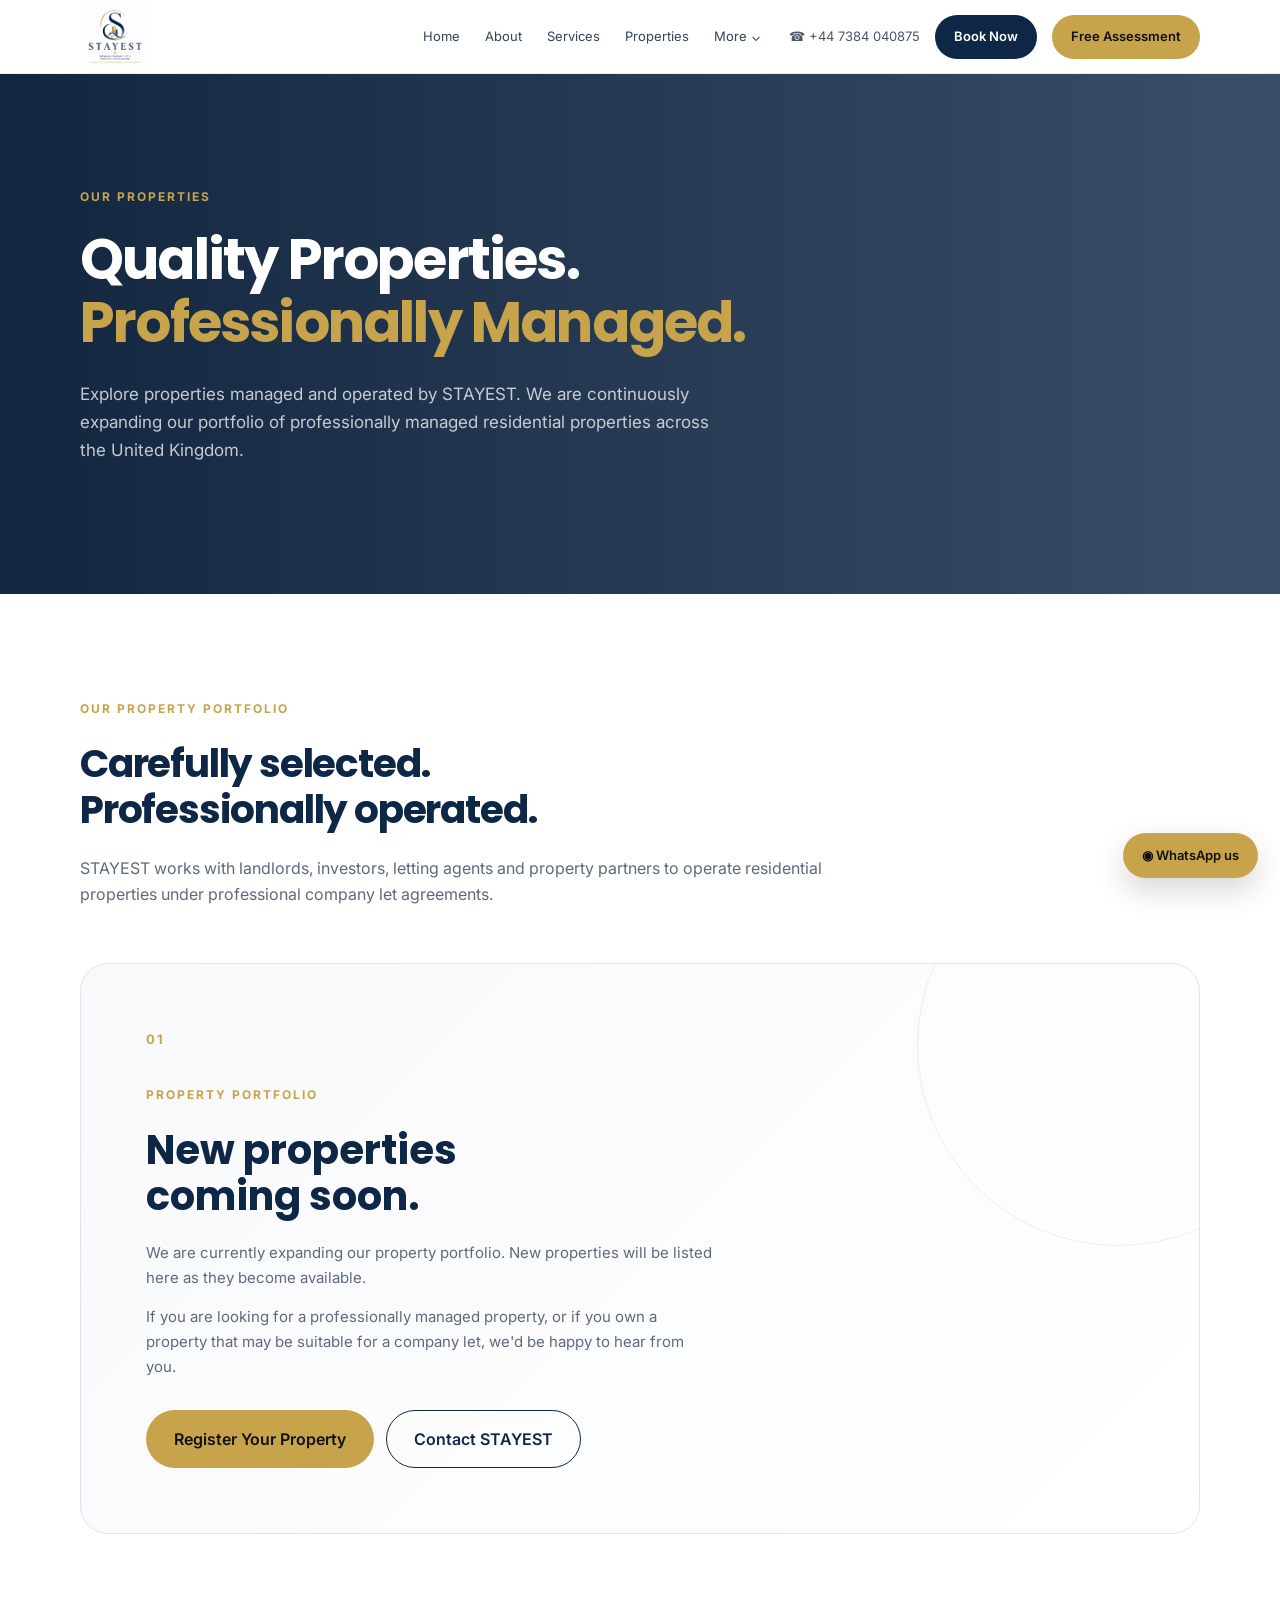
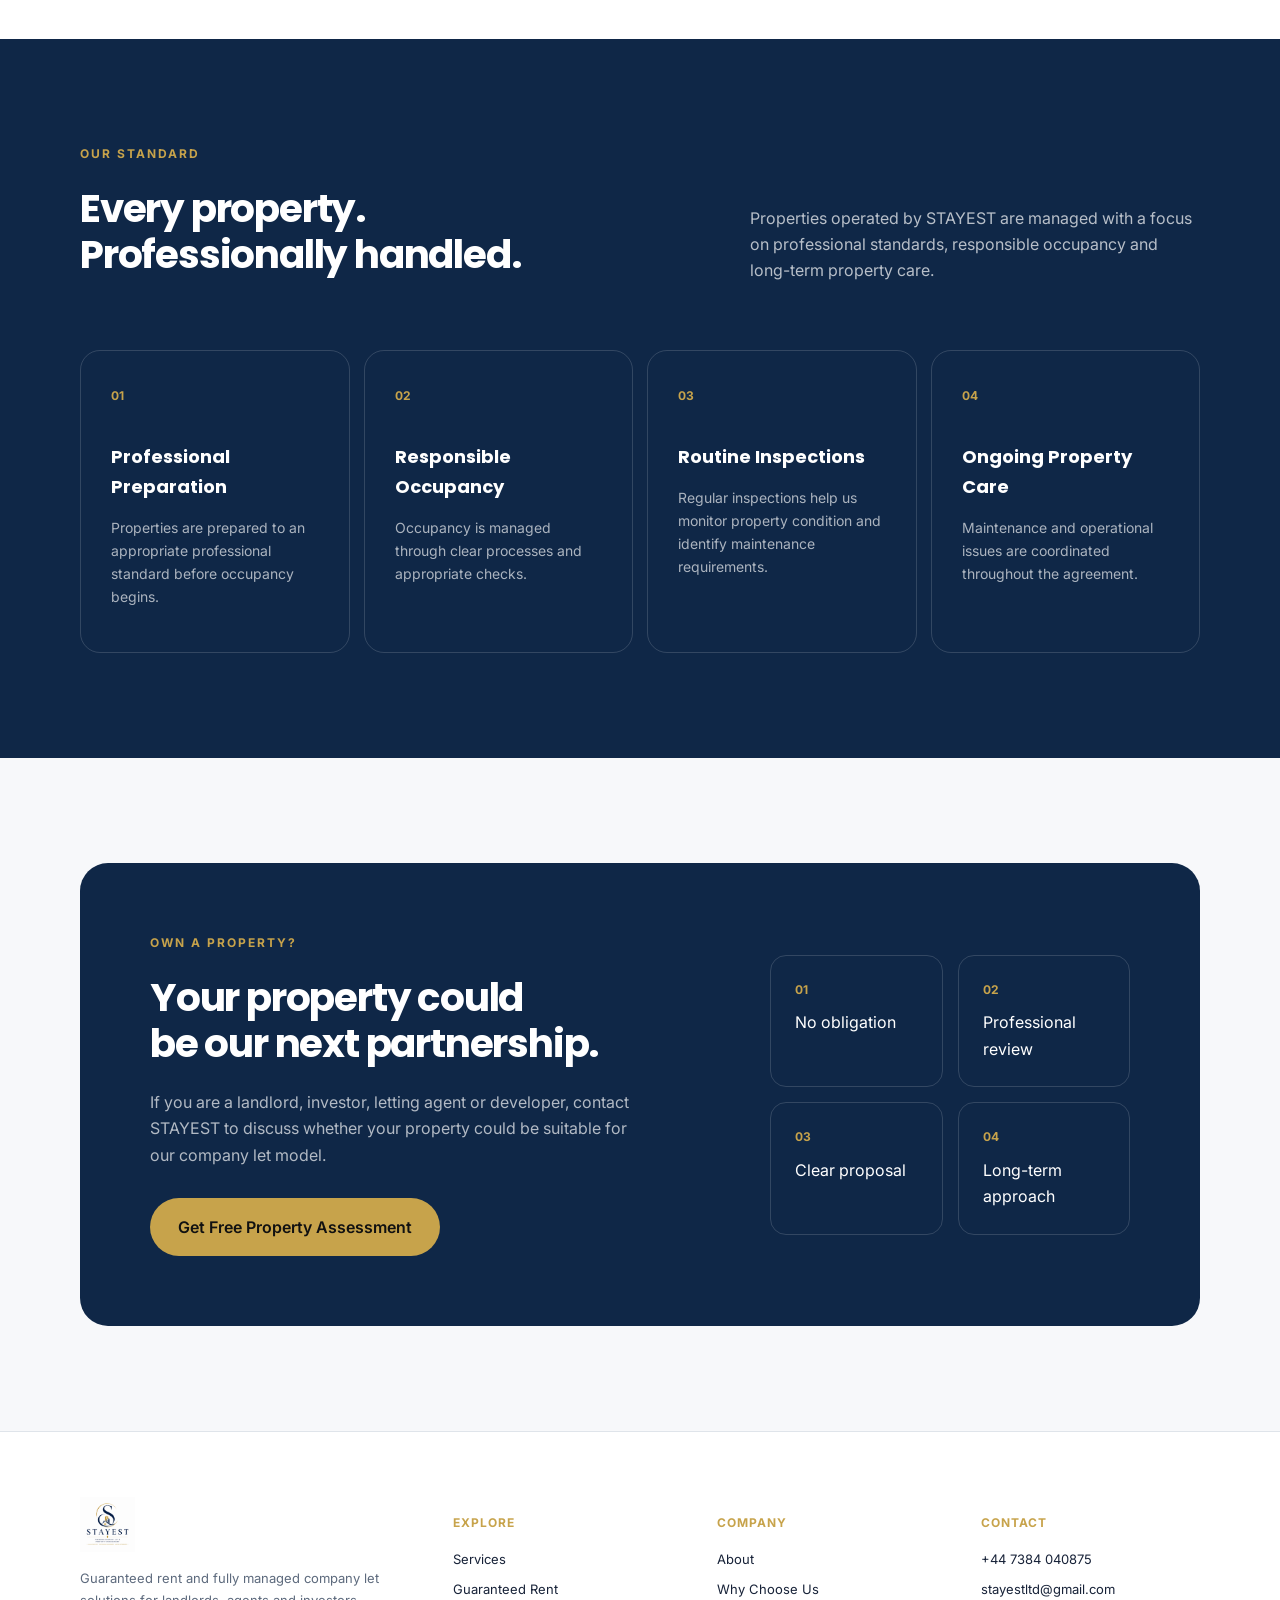
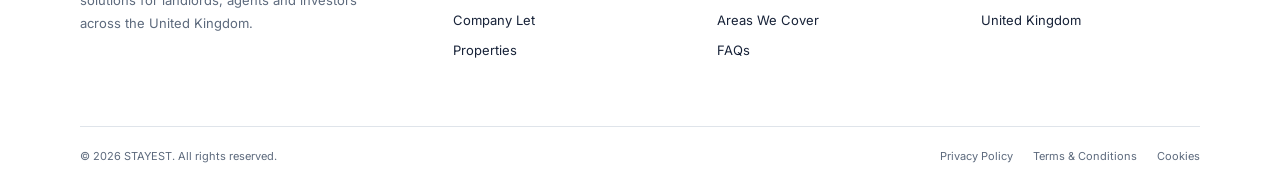
<file: properties.html>
<!DOCTYPE html>
<html lang="en-GB">
<head>
  <meta charset="UTF-8">
  <meta name="viewport" content="width=device-width, initial-scale=1.0">

  <title>Properties | STAYEST</title>

  <meta name="description" content="Explore properties managed by STAYEST. Discover professionally managed company let properties across the United Kingdom.">

  <meta name="theme-color" content="#0F2747">

  <link rel="preconnect" href="https://fonts.googleapis.com">
  <link rel="preconnect" href="https://fonts.gstatic.com" crossorigin>

  <link href="https://fonts.googleapis.com/css2?family=Inter:wght@400;500;600;700&family=Poppins:wght@500;600;700;800&display=swap" rel="stylesheet">

  <link rel="stylesheet" href="css/style.css">
</head>

<body>

<header class="site-header" id="top">

  <div class="container nav-wrap">

    <!-- LOGO -->
    <a class="brand" href="index.html" aria-label="STAYEST home">
      <img src="images/stayest_logo.png" alt="STAYEST" class="logo-image">
    </a>

    <!-- DESKTOP NAVIGATION -->
    <nav class="desktop-nav" aria-label="Main navigation">

      <a href="index.html">Home</a>

      <a href="about.html">About</a>

      <a href="services.html">Services</a>

      <a href="properties.html">Properties</a>

      <!-- MORE -->
      <button class="nav-more" type="button" aria-expanded="false">
        More <span>⌄</span>
      </button>

      <div class="more-menu">

        <a href="guaranteed-rent.html">Guaranteed Rent</a>

        <a href="company-let.html">Company Let</a>

        <a href="why-choose-us.html">Why Choose Us</a>

        <a href="areas.html">Areas We Cover</a>

        <a href="faq.html">FAQs</a>

        <a href="contact.html">Contact</a>

      </div>

    </nav>

    <!-- HEADER ACTIONS -->
    <div class="nav-actions">

      <!-- PHONE -->
      <a class="phone" href="tel:+447384040875">
        ☎ <span>+44 7384 040875</span>
      </a>

      <!-- BOOK NOW -->
      <a class="btn btn-navy btn-small" href="properties.html">
        Book Now
      </a>

      <!-- FREE ASSESSMENT -->
      <a class="btn btn-gold btn-small" href="contact.html">
        Free Assessment
      </a>

      <!-- MOBILE MENU -->
      <button
        class="menu-toggle"
        type="button"
        aria-label="Open menu"
        aria-expanded="false">

        <span></span>
        <span></span>
        <span></span>

      </button>

    </div>

  </div>

  <!-- MOBILE NAVIGATION -->
  <nav class="mobile-nav" aria-label="Mobile navigation">

    <a href="index.html">Home</a>

    <a href="about.html">About</a>

    <a href="services.html">Services</a>

    <a href="properties.html">Properties</a>

    <a href="guaranteed-rent.html">Guaranteed Rent</a>

    <a href="company-let.html">Company Let</a>

    <a href="why-choose-us.html">Why Choose Us</a>

    <a href="areas.html">Areas We Cover</a>

    <a href="faq.html">FAQs</a>

    <a href="contact.html">Contact</a>

  </nav>

</header>


<main>

  <!-- HERO -->

  <section class="inner-hero">

    <div class="container inner-hero-content">

      <p class="eyebrow">OUR PROPERTIES</p>

      <h1>
        Quality Properties.<br>
        <span>Professionally Managed.</span>
      </h1>

      <p>
        Explore properties managed and operated by STAYEST.
        We are continuously expanding our portfolio of professionally
        managed residential properties across the United Kingdom.
      </p>

    </div>

  </section>


  <!-- INTRODUCTION -->

  <section class="section">

    <div class="container">

      <div class="section-intro reveal">

        <p class="eyebrow">OUR PROPERTY PORTFOLIO</p>

        <h2>
          Carefully selected.<br>
          Professionally operated.
        </h2>

        <p>
          STAYEST works with landlords, investors, letting agents and
          property partners to operate residential properties under
          professional company let agreements.
        </p>

      </div>


      <!-- COMING SOON -->

      <div class="properties-coming-soon reveal">

        <div class="coming-soon-content">

          <div class="coming-soon-number">
            01
          </div>

          <p class="eyebrow">
            PROPERTY PORTFOLIO
          </p>

          <h2>
            New properties<br>
            coming soon.
          </h2>

          <p>
            We are currently expanding our property portfolio.
            New properties will be listed here as they become
            available.
          </p>

          <p>
            If you are looking for a professionally managed property,
            or if you own a property that may be suitable for a
            company let, we'd be happy to hear from you.
          </p>

          <div class="coming-soon-actions">

            <a class="btn btn-gold" href="contact.html">
              Register Your Property
            </a>

            <a class="btn btn-outline-navy" href="contact.html">
              Contact STAYEST
            </a>

          </div>

        </div>

      </div>

    </div>

  </section>


  <!-- WHAT TO EXPECT -->

  <section class="dark-section section">

    <div class="container">

      <div class="split-heading reveal">

        <div>

          <p class="eyebrow">
            OUR STANDARD
          </p>

          <h2>
            Every property.<br>
            Professionally handled.
          </h2>

        </div>

        <p>
          Properties operated by STAYEST are managed with a focus
          on professional standards, responsible occupancy and
          long-term property care.
        </p>

      </div>


      <div class="property-standard-grid">

        <article class="property-standard-card reveal">

          <span>01</span>

          <h3>
            Professional Preparation
          </h3>

          <p>
            Properties are prepared to an appropriate professional
            standard before occupancy begins.
          </p>

        </article>


        <article class="property-standard-card reveal">

          <span>02</span>

          <h3>
            Responsible Occupancy
          </h3>

          <p>
            Occupancy is managed through clear processes and
            appropriate checks.
          </p>

        </article>


        <article class="property-standard-card reveal">

          <span>03</span>

          <h3>
            Routine Inspections
          </h3>

          <p>
            Regular inspections help us monitor property condition
            and identify maintenance requirements.
          </p>

        </article>


        <article class="property-standard-card reveal">

          <span>04</span>

          <h3>
            Ongoing Property Care
          </h3>

          <p>
            Maintenance and operational issues are coordinated
            throughout the agreement.
          </p>

        </article>

      </div>

    </div>

  </section>


  <!-- LANDLORD CTA -->

  <section class="assessment section">

    <div class="container assessment-box reveal">

      <div>

        <p class="eyebrow">
          OWN A PROPERTY?
        </p>

        <h2>
          Your property could<br>
          be our next partnership.
        </h2>

        <p>
          If you are a landlord, investor, letting agent or developer,
          contact STAYEST to discuss whether your property could be
          suitable for our company let model.
        </p>

        <a class="btn btn-gold" href="contact.html">
          Get Free Property Assessment
        </a>

      </div>


      <div class="assessment-points">

        <div>
          <strong>01</strong>
          <span>No obligation</span>
        </div>

        <div>
          <strong>02</strong>
          <span>Professional review</span>
        </div>

        <div>
          <strong>03</strong>
          <span>Clear proposal</span>
        </div>

        <div>
          <strong>04</strong>
          <span>Long-term approach</span>
        </div>

      </div>

    </div>

  </section>

</main>


<!-- WHATSAPP -->

<a
  class="whatsapp"
  href="https://wa.me/447384040875?text=Hello%20STAYEST%2C%20I%E2%80%99m%20interested%20in%20your%20company%20let%20and%20guaranteed%20rent%20services.%20I%E2%80%99d%20like%20to%20discuss%20my%20property%20and%20find%20out%20whether%20it%20would%20be%20suitable.%20Thank%20you."
  target="_blank"
  rel="noopener"
>
  ◉ <span>WhatsApp us</span>
</a>


<!-- FOOTER -->

<footer class="footer">

  <div class="container footer-grid">

    <div>

      <div class="footer-brand">
        <img
          src="images/stayest_logo.png"
          alt="STAYEST"
          class="footer-logo"
        >
      </div>

      <p>
        Guaranteed rent and fully managed company let solutions
        for landlords, agents and investors across the United Kingdom.
      </p>

    </div>


    <div>

      <h4>Explore</h4>

      <a href="services.html">Services</a>
      <a href="guaranteed-rent.html">Guaranteed Rent</a>
      <a href="company-let.html">Company Let</a>
      <a href="properties.html">Properties</a>

    </div>


    <div>

      <h4>Company</h4>

      <a href="about.html">About</a>
      <a href="why-choose-us.html">Why Choose Us</a>
      <a href="areas.html">Areas We Cover</a>
      <a href="faq.html">FAQs</a>

    </div>


    <div>

      <h4>Contact</h4>

      <a href="tel:+447384040875">
        +44 7384 040875
      </a>

      <a href="mailto:stayestltd@gmail.com">
        stayestltd@gmail.com
      </a>

      <span>United Kingdom</span>

    </div>

  </div>


  <div class="container footer-bottom">

    <span>
      © 2026 STAYEST. All rights reserved.
    </span>

    <div>

      <a href="privacy.html">Privacy Policy</a>

      <a href="terms.html">Terms & Conditions</a>

      <a href="#">Cookies</a>

    </div>

  </div>

</footer>


<script src="js/script.js"></script>

</body>
</html>
</file>
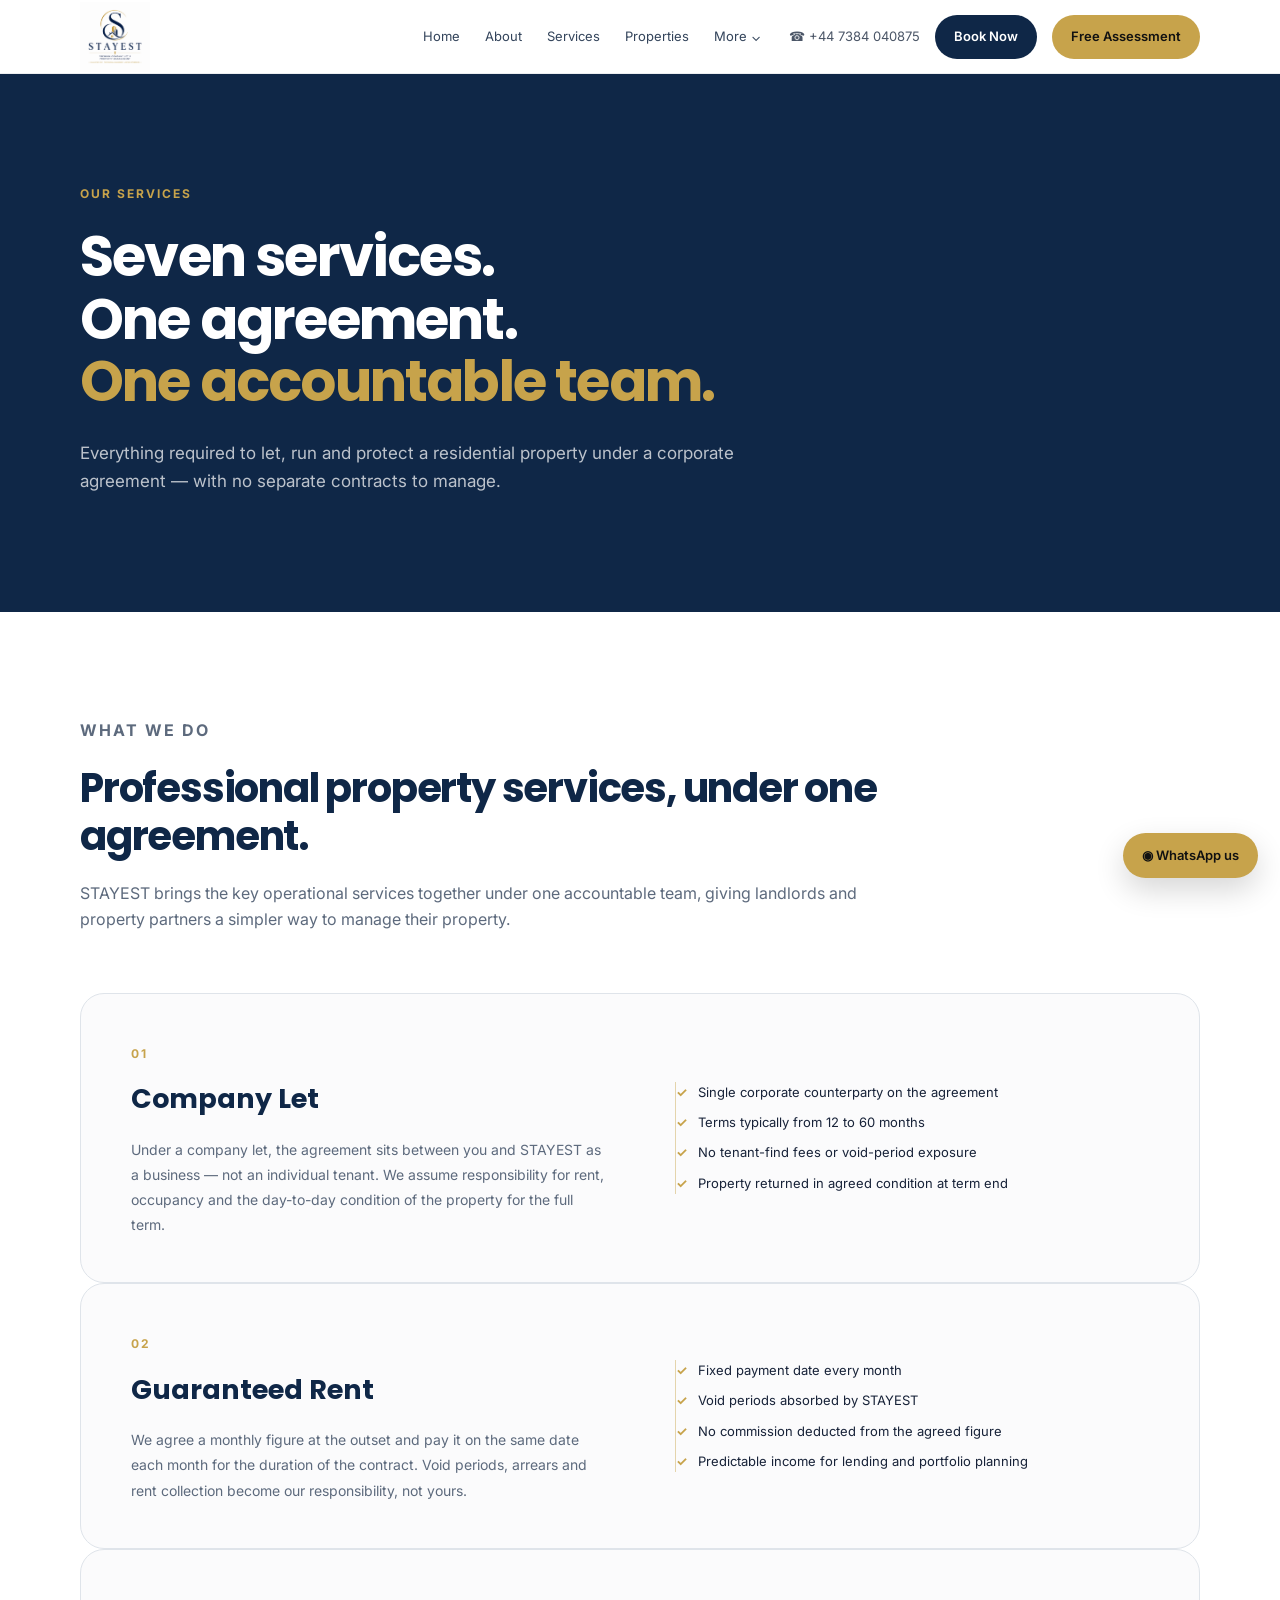
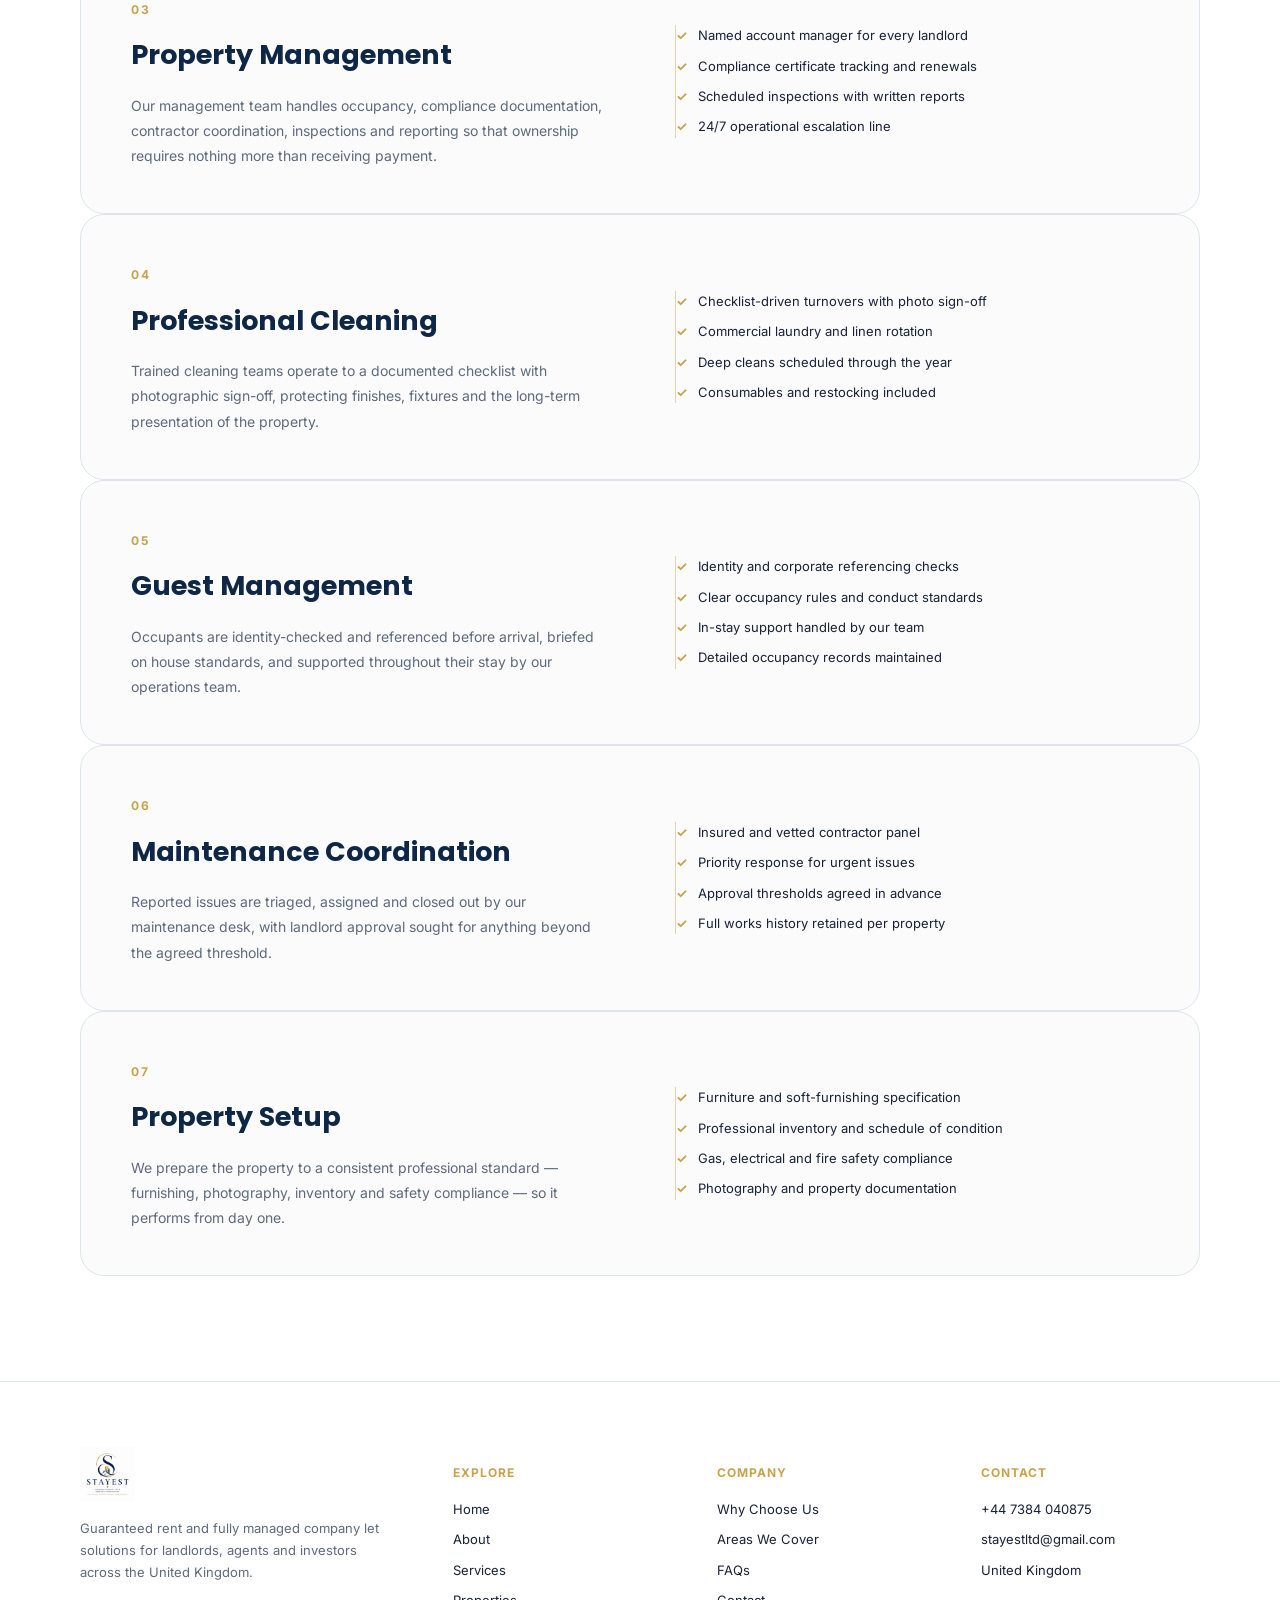
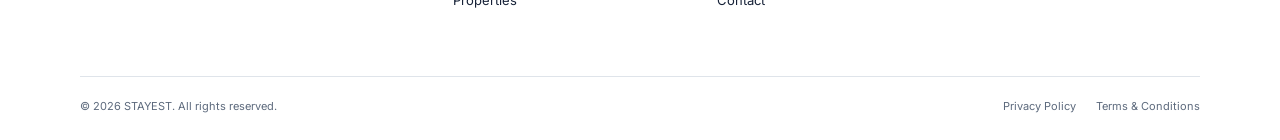
<file: services.html>
<!DOCTYPE html>
<html lang="en-GB">

<head>
  <meta charset="UTF-8">
  <meta name="viewport" content="width=device-width, initial-scale=1.0">

  <title>Services | STAYEST Company Let & Property Management</title>

  <meta name="description"
    content="Explore STAYEST company let, guaranteed rent, property management, professional cleaning, guest management, maintenance coordination and property setup services across the UK.">

  <meta name="theme-color" content="#0F2747">

  <link rel="preconnect" href="https://fonts.googleapis.com">
  <link rel="preconnect" href="https://fonts.gstatic.com" crossorigin>

  <link
    href="https://fonts.googleapis.com/css2?family=Inter:wght@400;500;600;700&family=Poppins:wght@500;600;700;800&display=swap"
    rel="stylesheet">

  <link rel="stylesheet" href="css/style.css">

  <style>

    /* =========================
       SERVICES HERO
    ========================= */

    .services-hero {
      background: var(--navy);
      color: #fff;
      padding: 110px 0 100px;
    }

    .services-hero h1 {
      font-family: Poppins, sans-serif;
      font-size: 56px;
      line-height: 1.12;
      letter-spacing: -1.8px;
      max-width: 850px;
      margin: 0 0 25px;
    }

    .services-hero h1 span {
      color: var(--gold);
    }

    .services-hero-copy {
      max-width: 720px;
      color: rgba(255,255,255,.72);
      font-size: 17px;
    }


    /* =========================
       SERVICES INTRO
    ========================= */

    .service-intro {
      max-width: 800px;
      margin-bottom: 60px;
    }

    .service-intro h2 {
      font-family: Poppins, sans-serif;
      color: var(--navy);
      font-size: 40px;
      line-height: 1.18;
      letter-spacing: -1.2px;
      margin: 0 0 20px;
    }

    .service-intro p {
      color: var(--muted);
      font-size: 16px;
    }


    /* =========================
       SERVICE LIST
    ========================= */

    .services-list {
      display: grid;
      gap: 0;
    }

    .service-detail {
      display: grid;
      grid-template-columns: 80px 1fr 1.2fr;
      gap: 40px;
      padding: 45px 0;
      border-top: 1px solid var(--line);
    }

    .service-detail:last-child {
      border-bottom: 1px solid var(--line);
    }

    .service-number {
      color: var(--gold);
      font-size: 12px;
      font-weight: 700;
      letter-spacing: 2px;
    }

    .service-detail h3 {
      font-family: Poppins, sans-serif;
      color: var(--navy);
      font-size: 25px;
      margin: 0;
    }

    .service-detail p {
      color: var(--muted);
      font-size: 14px;
      margin: 0 0 20px;
      line-height: 1.75;
    }


    /* =========================
       SERVICE BULLETS
    ========================= */

    .service-points {
      margin: 0;
      padding: 0;
      list-style: none;
    }

    .service-points li {
      position: relative;
      padding-left: 22px;
      margin-bottom: 9px;
      color: var(--text);
      font-size: 13px;
    }

    .service-points li::before {
      content: "✓";
      position: absolute;
      left: 0;
      top: 0;
      color: var(--gold);
      font-weight: 700;
    }


    /* =========================
       PROCESS SECTION
    ========================= */

    .service-dark {
      background: var(--navy);
      color: #fff;
    }

    .service-dark .service-intro h2 {
      color: #fff;
    }

    .service-dark .service-intro p {
      color: rgba(255,255,255,.68);
    }

    .process-grid {
      display: grid;
      grid-template-columns: repeat(3, 1fr);
      gap: 16px;
      margin-top: 50px;
    }

    .process-card {
      border: 1px solid rgba(255,255,255,.15);
      border-radius: 20px;
      padding: 32px;
      min-height: 230px;
      transition: .3s;
    }

    .process-card:hover {
      transform: translateY(-5px);
      border-color: rgba(199,163,75,.65);
    }

    .process-card span {
      color: var(--gold);
      font-size: 12px;
      font-weight: 700;
      letter-spacing: 2px;
    }

    .process-card h3 {
      font-family: Poppins, sans-serif;
      font-size: 19px;
      margin: 35px 0 12px;
    }

    .process-card p {
      color: rgba(255,255,255,.65);
      font-size: 14px;
      margin: 0;
    }


    /* =========================
       CTA
    ========================= */

    .services-cta {
      background: var(--light);
    }

    .services-cta-box {
      background: var(--navy);
      color: #fff;
      border-radius: 28px;
      padding: 65px;
      display: flex;
      align-items: center;
      justify-content: space-between;
      gap: 50px;
    }

    .services-cta-box h2 {
      font-family: Poppins, sans-serif;
      font-size: 38px;
      line-height: 1.2;
      margin: 0 0 15px;
    }

    .services-cta-box p {
      color: rgba(255,255,255,.68);
      max-width: 600px;
      margin: 0;
    }


    /* =========================
       RESPONSIVE
    ========================= */

    @media(max-width:1050px) {

      .service-detail {
        grid-template-columns: 60px 1fr 1fr;
        gap: 25px;
      }

    }


    @media(max-width:800px) {

      .services-hero {
        padding: 80px 0;
      }

      .services-hero h1 {
        font-size: 40px;
      }

      .service-detail {
        grid-template-columns: 55px 1fr;
        gap: 20px;
      }

      .service-detail > div:last-child {
        grid-column: 2;
      }

      .process-grid {
        grid-template-columns: 1fr;
      }

      .services-cta-box {
        display: grid;
        padding: 40px 28px;
        gap: 30px;
      }

      .services-cta-box h2 {
        font-size: 31px;
      }

    }


    @media(max-width:480px) {

      .services-hero h1 {
        font-size: 34px;
      }

      .service-detail {
        grid-template-columns: 1fr;
      }

      .service-detail > div:last-child {
        grid-column: auto;
      }

    }

  </style>

</head>


<body>


  <!-- =========================
       HEADER
  ========================= -->

<header class="site-header" id="top">

  <div class="container nav-wrap">

    <!-- LOGO -->
    <a class="brand" href="index.html" aria-label="STAYEST home">
      <img src="images/stayest_logo.png" alt="STAYEST" class="logo-image">
    </a>

    <!-- DESKTOP NAVIGATION -->
    <nav class="desktop-nav" aria-label="Main navigation">

      <a href="index.html">Home</a>

      <a href="about.html">About</a>

      <a href="services.html">Services</a>

      <a href="properties.html">Properties</a>

      <!-- MORE -->
      <button class="nav-more" type="button" aria-expanded="false">
        More <span>⌄</span>
      </button>

      <div class="more-menu">

        <a href="guaranteed-rent.html">Guaranteed Rent</a>

        <a href="company-let.html">Company Let</a>

        <a href="why-choose-us.html">Why Choose Us</a>

        <a href="areas.html">Areas We Cover</a>

        <a href="faq.html">FAQs</a>

        <a href="contact.html">Contact</a>

      </div>

    </nav>

    <!-- HEADER ACTIONS -->
    <div class="nav-actions">

      <!-- PHONE -->
      <a class="phone" href="tel:+447384040875">
        ☎ <span>+44 7384 040875</span>
      </a>

      <!-- BOOK NOW -->
      <a class="btn btn-navy btn-small" href="properties.html">
        Book Now
      </a>

      <!-- FREE ASSESSMENT -->
      <a class="btn btn-gold btn-small" href="contact.html">
        Free Assessment
      </a>

      <!-- MOBILE MENU -->
      <button
        class="menu-toggle"
        type="button"
        aria-label="Open menu"
        aria-expanded="false">

        <span></span>
        <span></span>
        <span></span>

      </button>

    </div>

  </div>

  <!-- MOBILE NAVIGATION -->
  <nav class="mobile-nav" aria-label="Mobile navigation">

    <a href="index.html">Home</a>

    <a href="about.html">About</a>

    <a href="services.html">Services</a>

    <a href="properties.html">Properties</a>

    <a href="guaranteed-rent.html">Guaranteed Rent</a>

    <a href="company-let.html">Company Let</a>

    <a href="why-choose-us.html">Why Choose Us</a>

    <a href="areas.html">Areas We Cover</a>

    <a href="faq.html">FAQs</a>

    <a href="contact.html">Contact</a>

  </nav>

</header>



  <main>


    <!-- =========================
         HERO
    ========================= -->

    <section class="services-hero">

      <div class="container reveal">

        <p class="eyebrow">
          OUR SERVICES
        </p>

        <h1>
          Seven services.
          <br>
          One agreement.
          <br>
          <span>One accountable team.</span>
        </h1>

        <p class="services-hero-copy">
          Everything required to let, run and protect a residential
          property under a corporate agreement — with no separate
          contracts to manage.
        </p>

      </div>

    </section>



    <!-- =========================
         SEVEN SERVICES
    ========================= -->

    <section class="section">

      <div class="container">


        <div class="service-intro reveal">

          <p class="eyebrow">
            WHAT WE DO
          </p>

          <h2>
            Professional property services,
            under one agreement.
          </h2>

          <p>
            STAYEST brings the key operational services together under
            one accountable team, giving landlords and property partners
            a simpler way to manage their property.
          </p>

        </div>


        <div class="services-list">

  <article class="service-box reveal">
    <div class="service-info">
      <span class="service-number">01</span>
      <h3>Company Let</h3>
      <p>
        Under a company let, the agreement sits between you and STAYEST
        as a business — not an individual tenant. We assume responsibility
        for rent, occupancy and the day-to-day condition of the property
        for the full term.
      </p>
    </div>

    <ul class="service-points">
      <li>Single corporate counterparty on the agreement</li>
      <li>Terms typically from 12 to 60 months</li>
      <li>No tenant-find fees or void-period exposure</li>
      <li>Property returned in agreed condition at term end</li>
    </ul>
  </article>


  <article class="service-box reveal">
    <div class="service-info">
      <span class="service-number">02</span>
      <h3>Guaranteed Rent</h3>
      <p>
        We agree a monthly figure at the outset and pay it on the same
        date each month for the duration of the contract. Void periods,
        arrears and rent collection become our responsibility, not yours.
      </p>
    </div>

    <ul class="service-points">
      <li>Fixed payment date every month</li>
      <li>Void periods absorbed by STAYEST</li>
      <li>No commission deducted from the agreed figure</li>
      <li>Predictable income for lending and portfolio planning</li>
    </ul>
  </article>


  <article class="service-box reveal">
    <div class="service-info">
      <span class="service-number">03</span>
      <h3>Property Management</h3>
      <p>
        Our management team handles occupancy, compliance documentation,
        contractor coordination, inspections and reporting so that
        ownership requires nothing more than receiving payment.
      </p>
    </div>

    <ul class="service-points">
      <li>Named account manager for every landlord</li>
      <li>Compliance certificate tracking and renewals</li>
      <li>Scheduled inspections with written reports</li>
      <li>24/7 operational escalation line</li>
    </ul>
  </article>


  <article class="service-box reveal">
    <div class="service-info">
      <span class="service-number">04</span>
      <h3>Professional Cleaning</h3>
      <p>
        Trained cleaning teams operate to a documented checklist with
        photographic sign-off, protecting finishes, fixtures and the
        long-term presentation of the property.
      </p>
    </div>

    <ul class="service-points">
      <li>Checklist-driven turnovers with photo sign-off</li>
      <li>Commercial laundry and linen rotation</li>
      <li>Deep cleans scheduled through the year</li>
      <li>Consumables and restocking included</li>
    </ul>
  </article>


  <article class="service-box reveal">
    <div class="service-info">
      <span class="service-number">05</span>
      <h3>Guest Management</h3>
      <p>
        Occupants are identity-checked and referenced before arrival,
        briefed on house standards, and supported throughout their stay
        by our operations team.
      </p>
    </div>

    <ul class="service-points">
      <li>Identity and corporate referencing checks</li>
      <li>Clear occupancy rules and conduct standards</li>
      <li>In-stay support handled by our team</li>
      <li>Detailed occupancy records maintained</li>
    </ul>
  </article>


  <article class="service-box reveal">
    <div class="service-info">
      <span class="service-number">06</span>
      <h3>Maintenance Coordination</h3>
      <p>
        Reported issues are triaged, assigned and closed out by our
        maintenance desk, with landlord approval sought for anything
        beyond the agreed threshold.
      </p>
    </div>

    <ul class="service-points">
      <li>Insured and vetted contractor panel</li>
      <li>Priority response for urgent issues</li>
      <li>Approval thresholds agreed in advance</li>
      <li>Full works history retained per property</li>
    </ul>
  </article>


  <article class="service-box reveal">
    <div class="service-info">
      <span class="service-number">07</span>
      <h3>Property Setup</h3>
      <p>
        We prepare the property to a consistent professional standard —
        furnishing, photography, inventory and safety compliance —
        so it performs from day one.
      </p>
    </div>

    <ul class="service-points">
      <li>Furniture and soft-furnishing specification</li>
      <li>Professional inventory and schedule of condition</li>
      <li>Gas, electrical and fire safety compliance</li>
      <li>Photography and property documentation</li>
    </ul>
  </article>

</div>

</div>

    </section>


  </main>



  <!-- =========================
       FOOTER
  ========================= -->

  <footer class="footer">

    <div class="container footer-grid">


      <div>

        <img
          src="images/stayest_logo.png"
          alt="STAYEST"
          class="footer-logo">

        <p>
          Guaranteed rent and fully managed company let solutions
          for landlords, agents and investors across the United Kingdom.
        </p>

      </div>


      <div>

        <h4>Explore</h4>

        <a href="index.html">Home</a>

        <a href="about.html">About</a>

        <a href="services.html">Services</a>

        <a href="properties.html">Properties</a>

      </div>


      <div>

        <h4>Company</h4>

        <a href="why-choose-us.html">Why Choose Us</a>

        <a href="areas.html">Areas We Cover</a>

        <a href="faqs.html">FAQs</a>

        <a href="contact.html">Contact</a>

      </div>


      <div>

        <h4>Contact</h4>

        <a href="tel:+447384040875">
          +44 7384 040875
        </a>

        <a href="mailto:stayestltd@gmail.com">
          stayestltd@gmail.com
        </a>

        <span>
          United Kingdom
        </span>

      </div>


    </div>


    <div class="container footer-bottom">

      <span>
        © 2026 STAYEST. All rights reserved.
      </span>

      <div>

        <a href="privacy-policy.html">
          Privacy Policy
        </a>

        <a href="terms.html">
          Terms & Conditions
        </a>

      </div>

    </div>

  </footer>



  <!-- WHATSAPP -->

  <a
    class="whatsapp"
    href="https://wa.me/447384040875?text=Hello%20STAYEST%2C%20I%E2%80%99m%20interested%20in%20your%20company%20let%20and%20guaranteed%20rent%20services.%20I%E2%80%99d%20like%20to%20discuss%20my%20property%20and%20find%20out%20whether%20it%20would%20be%20suitable.%20Thank%20you."
    target="_blank"
    rel="noopener"
  >
    ◉ <span>WhatsApp us</span>
  </a>


  <script src="js/script.js"></script>

</body>

</html>
</file>
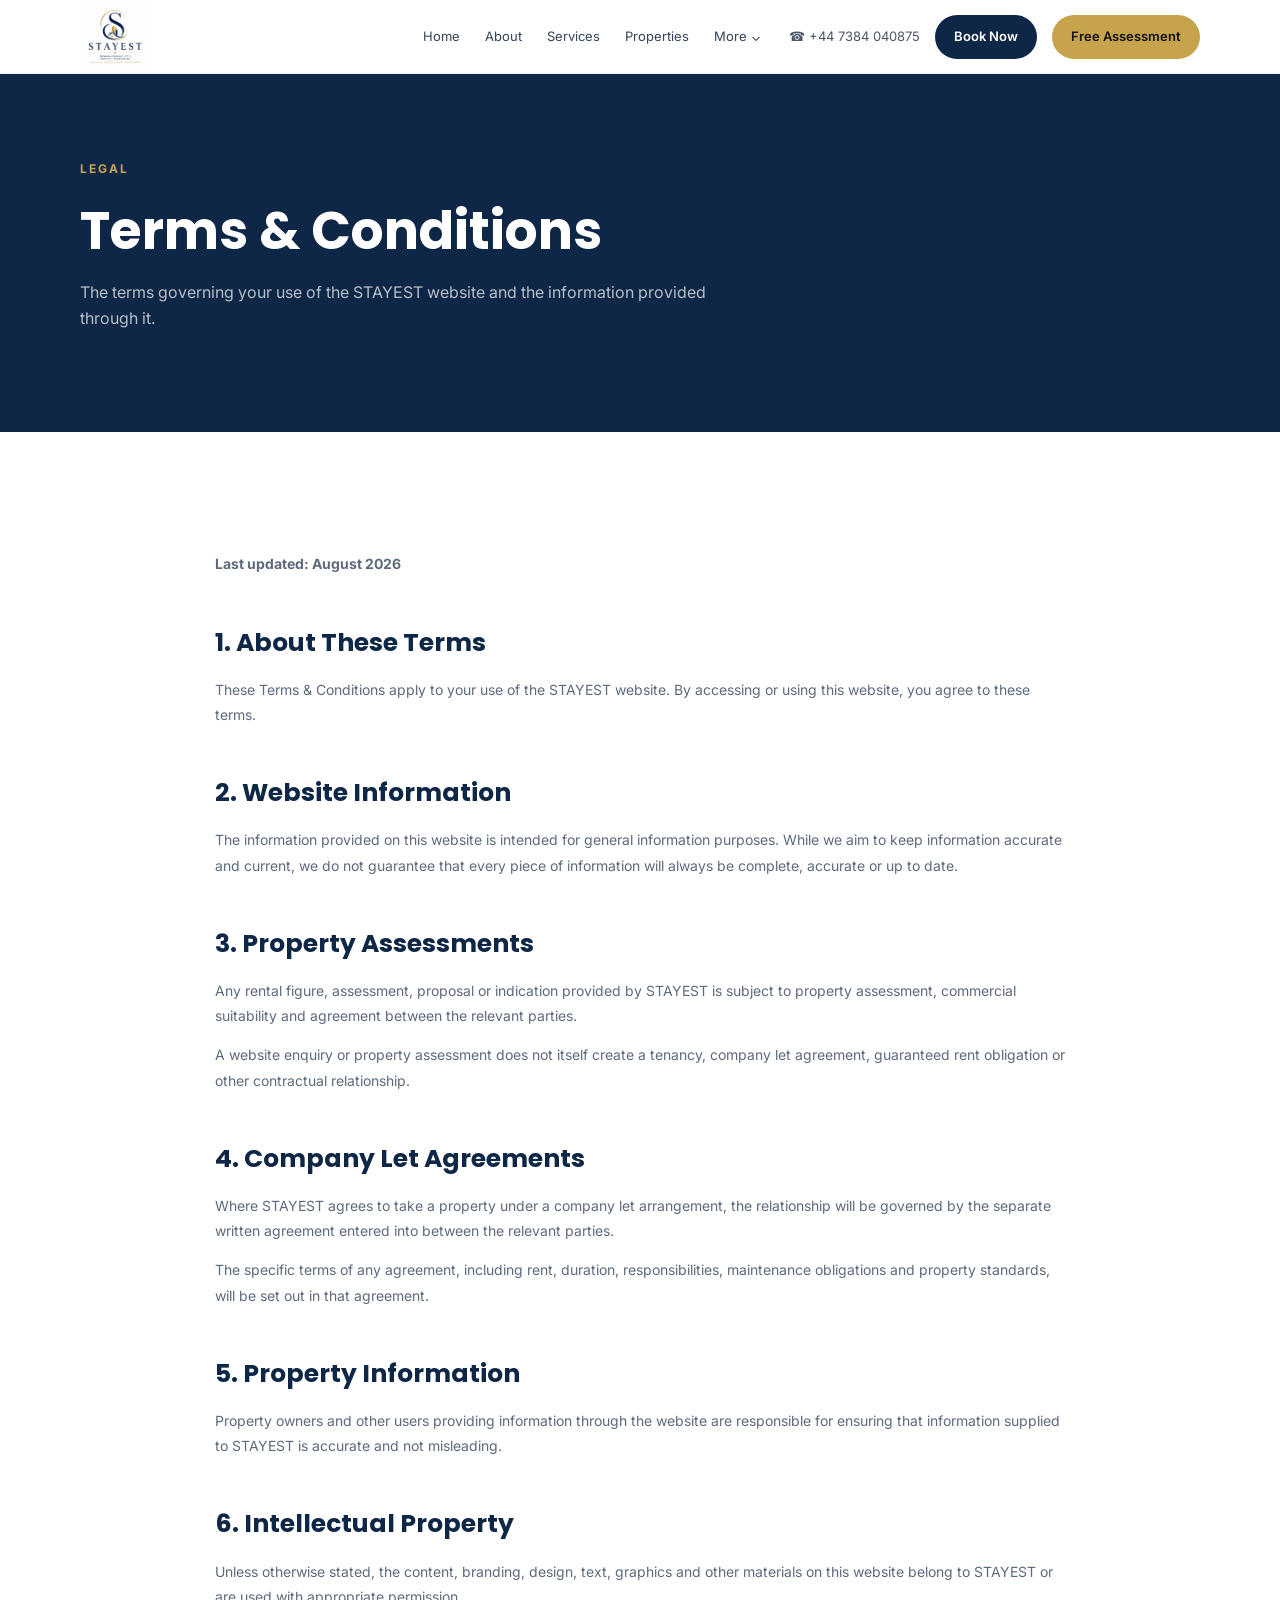
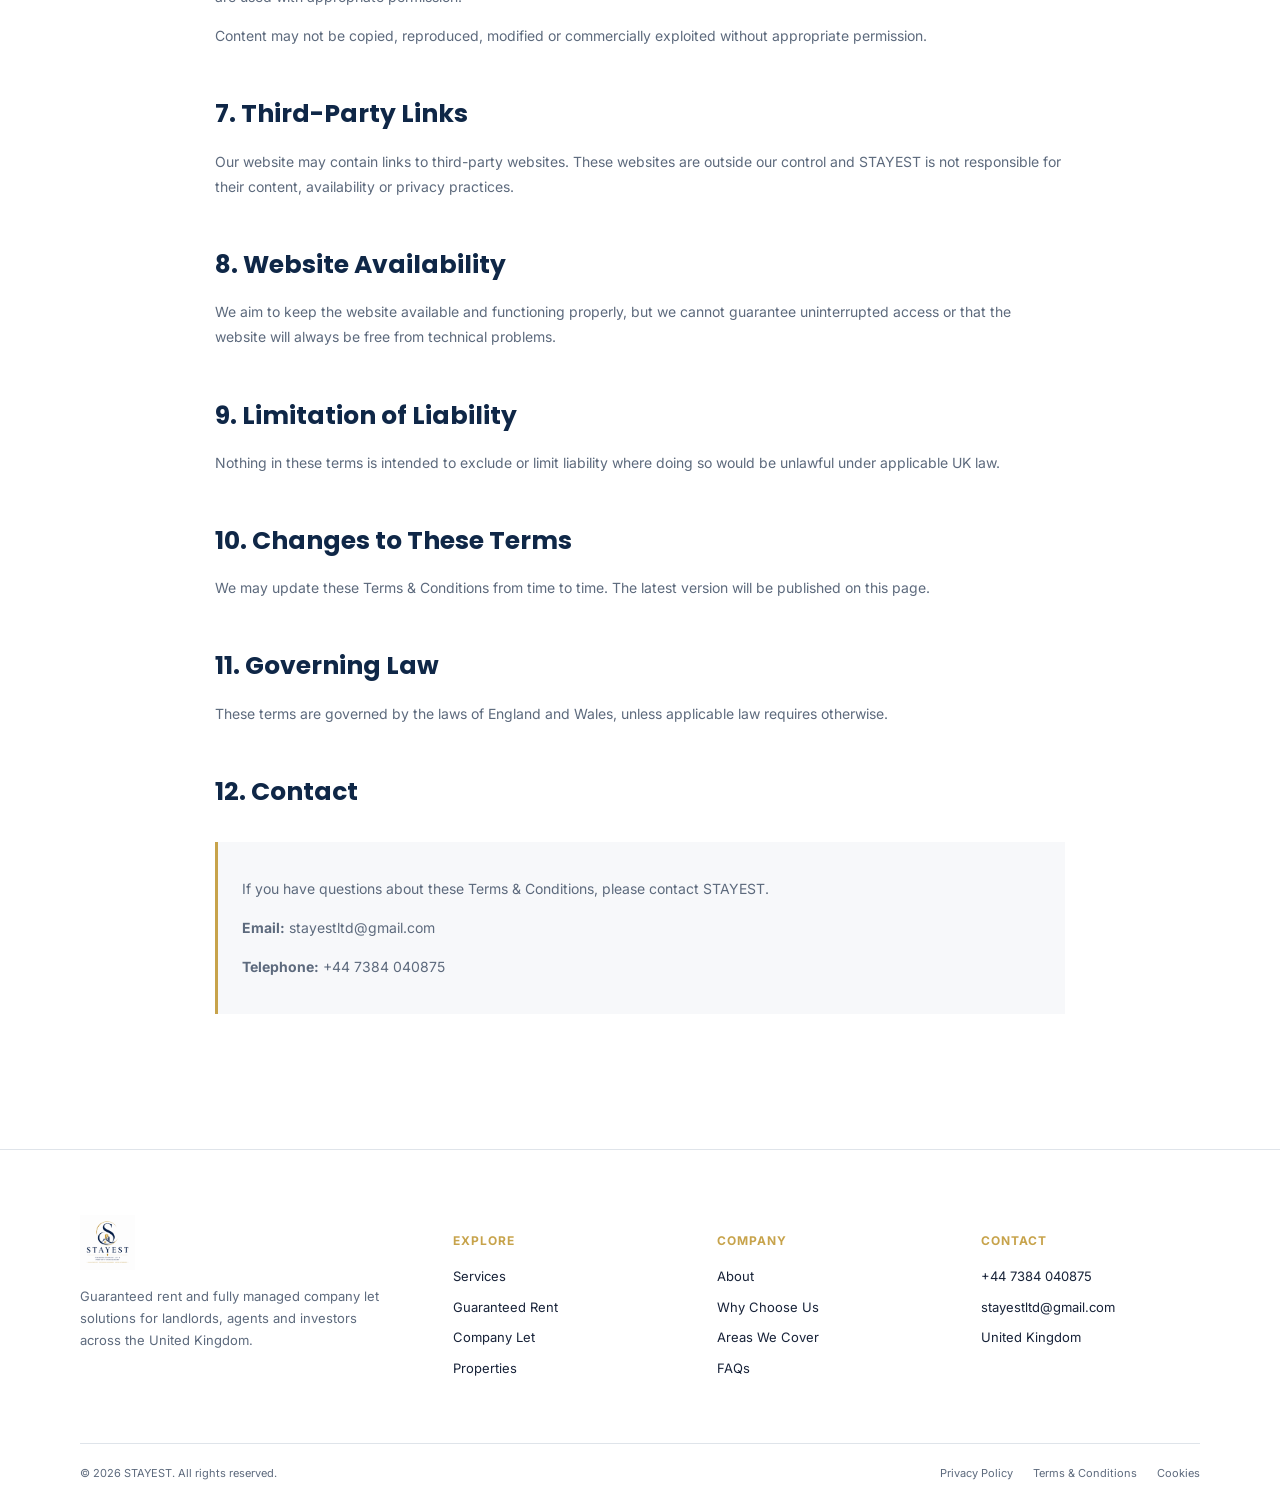
<file: terms.html>
<!DOCTYPE html>
<html lang="en-GB">

<head>

  <meta charset="UTF-8">
  <meta name="viewport" content="width=device-width, initial-scale=1.0">

  <title>Terms & Conditions | STAYEST</title>

  <meta name="description"
    content="Terms and Conditions for the STAYEST website and property services.">

  <link rel="preconnect" href="https://fonts.googleapis.com">
  <link rel="preconnect" href="https://fonts.gstatic.com" crossorigin>

  <link
    href="https://fonts.googleapis.com/css2?family=Inter:wght@400;500;600;700&family=Poppins:wght@500;600;700;800&display=swap"
    rel="stylesheet">

  <link rel="stylesheet" href="css/style.css">

  <style>

    .legal-hero {
      background: var(--navy);
      color: #fff;
      padding: 85px 0;
    }

    .legal-hero h1 {
      font-family: Poppins, sans-serif;
      font-size: 52px;
      line-height: 1.15;
      margin: 0 0 18px;
    }

    .legal-hero p:not(.eyebrow) {
      color: rgba(255,255,255,.7);
      max-width: 650px;
    }

    .legal-content {
      max-width: 850px;
      margin: auto;
    }

    .legal-content h2 {
      font-family: Poppins, sans-serif;
      color: var(--navy);
      font-size: 25px;
      margin-top: 45px;
      margin-bottom: 12px;
    }

    .legal-content p,
    .legal-content li {
      color: var(--muted);
      font-size: 14px;
      line-height: 1.8;
    }

    .legal-content ul {
      padding-left: 22px;
    }

    .legal-note {
      background: var(--light);
      border-left: 3px solid var(--gold);
      padding: 20px 24px;
      margin: 30px 0;
    }

    @media(max-width:600px) {

      .legal-hero h1 {
        font-size: 38px;
      }

    }

  </style>

</head>


<body>


<header class="site-header" id="top">

  <div class="container nav-wrap">

    <!-- LOGO -->
    <a class="brand" href="index.html" aria-label="STAYEST home">
      <img src="images/stayest_logo.png" alt="STAYEST" class="logo-image">
    </a>

    <!-- DESKTOP NAVIGATION -->
    <nav class="desktop-nav" aria-label="Main navigation">

      <a href="index.html">Home</a>

      <a href="about.html">About</a>

      <a href="services.html">Services</a>

      <a href="properties.html">Properties</a>

      <!-- MORE -->
      <button class="nav-more" type="button" aria-expanded="false">
        More <span>⌄</span>
      </button>

      <div class="more-menu">

        <a href="guaranteed-rent.html">Guaranteed Rent</a>

        <a href="company-let.html">Company Let</a>

        <a href="why-choose-us.html">Why Choose Us</a>

        <a href="areas.html">Areas We Cover</a>

        <a href="faq.html">FAQs</a>

        <a href="contact.html">Contact</a>

      </div>

    </nav>

    <!-- HEADER ACTIONS -->
    <div class="nav-actions">

      <!-- PHONE -->
      <a class="phone" href="tel:+447384040875">
        ☎ <span>+44 7384 040875</span>
      </a>

      <!-- BOOK NOW -->
      <a class="btn btn-navy btn-small" href="properties.html">
        Book Now
      </a>

      <!-- FREE ASSESSMENT -->
      <a class="btn btn-gold btn-small" href="contact.html">
        Free Assessment
      </a>

      <!-- MOBILE MENU -->
      <button
        class="menu-toggle"
        type="button"
        aria-label="Open menu"
        aria-expanded="false">

        <span></span>
        <span></span>
        <span></span>

      </button>

    </div>

  </div>

  <!-- MOBILE NAVIGATION -->
  <nav class="mobile-nav" aria-label="Mobile navigation">

    <a href="index.html">Home</a>

    <a href="about.html">About</a>

    <a href="services.html">Services</a>

    <a href="properties.html">Properties</a>

    <a href="guaranteed-rent.html">Guaranteed Rent</a>

    <a href="company-let.html">Company Let</a>

    <a href="why-choose-us.html">Why Choose Us</a>

    <a href="areas.html">Areas We Cover</a>

    <a href="faq.html">FAQs</a>

    <a href="contact.html">Contact</a>

  </nav>

</header>


<main>


<section class="legal-hero">

  <div class="container">

    <p class="eyebrow">
      LEGAL
    </p>

    <h1>
      Terms & Conditions
    </h1>

    <p>
      The terms governing your use of the STAYEST website
      and the information provided through it.
    </p>

  </div>

</section>


<section class="section">

  <div class="container legal-content">

    <p>
      <strong>Last updated: August 2026</strong>
    </p>


    <h2>1. About These Terms</h2>

    <p>
      These Terms & Conditions apply to your use of the
      STAYEST website. By accessing or using this website,
      you agree to these terms.
    </p>


    <h2>2. Website Information</h2>

    <p>
      The information provided on this website is intended
      for general information purposes. While we aim to keep
      information accurate and current, we do not guarantee
      that every piece of information will always be complete,
      accurate or up to date.
    </p>


    <h2>3. Property Assessments</h2>

    <p>
      Any rental figure, assessment, proposal or indication
      provided by STAYEST is subject to property assessment,
      commercial suitability and agreement between the relevant
      parties.
    </p>

    <p>
      A website enquiry or property assessment does not itself
      create a tenancy, company let agreement, guaranteed rent
      obligation or other contractual relationship.
    </p>


    <h2>4. Company Let Agreements</h2>

    <p>
      Where STAYEST agrees to take a property under a company
      let arrangement, the relationship will be governed by
      the separate written agreement entered into between the
      relevant parties.
    </p>

    <p>
      The specific terms of any agreement, including rent,
      duration, responsibilities, maintenance obligations and
      property standards, will be set out in that agreement.
    </p>


    <h2>5. Property Information</h2>

    <p>
      Property owners and other users providing information
      through the website are responsible for ensuring that
      information supplied to STAYEST is accurate and not
      misleading.
    </p>


    <h2>6. Intellectual Property</h2>

    <p>
      Unless otherwise stated, the content, branding, design,
      text, graphics and other materials on this website belong
      to STAYEST or are used with appropriate permission.
    </p>

    <p>
      Content may not be copied, reproduced, modified or
      commercially exploited without appropriate permission.
    </p>


    <h2>7. Third-Party Links</h2>

    <p>
      Our website may contain links to third-party websites.
      These websites are outside our control and STAYEST is not
      responsible for their content, availability or privacy
      practices.
    </p>


    <h2>8. Website Availability</h2>

    <p>
      We aim to keep the website available and functioning
      properly, but we cannot guarantee uninterrupted access
      or that the website will always be free from technical
      problems.
    </p>


    <h2>9. Limitation of Liability</h2>

    <p>
      Nothing in these terms is intended to exclude or limit
      liability where doing so would be unlawful under
      applicable UK law.
    </p>


    <h2>10. Changes to These Terms</h2>

    <p>
      We may update these Terms & Conditions from time to time.
      The latest version will be published on this page.
    </p>


    <h2>11. Governing Law</h2>

    <p>
      These terms are governed by the laws of England and Wales,
      unless applicable law requires otherwise.
    </p>


    <h2>12. Contact</h2>

    <div class="legal-note">

      <p>
        If you have questions about these Terms & Conditions,
        please contact STAYEST.
      </p>

      <p>
        <strong>Email:</strong>
        <a href="mailto:stayestltd@gmail.com">
          stayestltd@gmail.com
        </a>
      </p>

      <p>
        <strong>Telephone:</strong>
        <a href="tel:+447384040875">
          +44 7384 040875
        </a>
      </p>

    </div>

  </div>

</section>


</main>


<footer class="footer">

  <div class="container footer-grid">

    <div>

      <div class="footer-brand">

        <img
          src="images/stayest_logo.png"
          alt="STAYEST"
          class="footer-logo">

      </div>

      <p>
        Guaranteed rent and fully managed company let solutions
        for landlords, agents and investors across the United Kingdom.
      </p>

    </div>


    <div>

      <h4>Explore</h4>

      <a href="services.html">Services</a>
      <a href="guaranteed-rent.html">Guaranteed Rent</a>
      <a href="company-let.html">Company Let</a>
      <a href="properties.html">Properties</a>

    </div>


    <div>

      <h4>Company</h4>

      <a href="about.html">About</a>
      <a href="why-choose-us.html">Why Choose Us</a>
      <a href="areas.html">Areas We Cover</a>
      <a href="faq.html">FAQs</a>

    </div>


    <div>

      <h4>Contact</h4>

      <a href="tel:+447384040875">
        +44 7384 040875
      </a>

      <a href="mailto:stayestltd@gmail.com">
        stayestltd@gmail.com
      </a>

      <span>United Kingdom</span>

    </div>

  </div>


  <div class="container footer-bottom">

    <span>
      © 2026 STAYEST. All rights reserved.
    </span>

    <div>

      <a href="privacy.html">
        Privacy Policy
      </a>

      <a href="terms.html">
        Terms & Conditions
      </a>

      <a href="#">
        Cookies
      </a>

    </div>

  </div>

</footer>


<script src="js/script.js"></script>

</body>
</html>
</file>
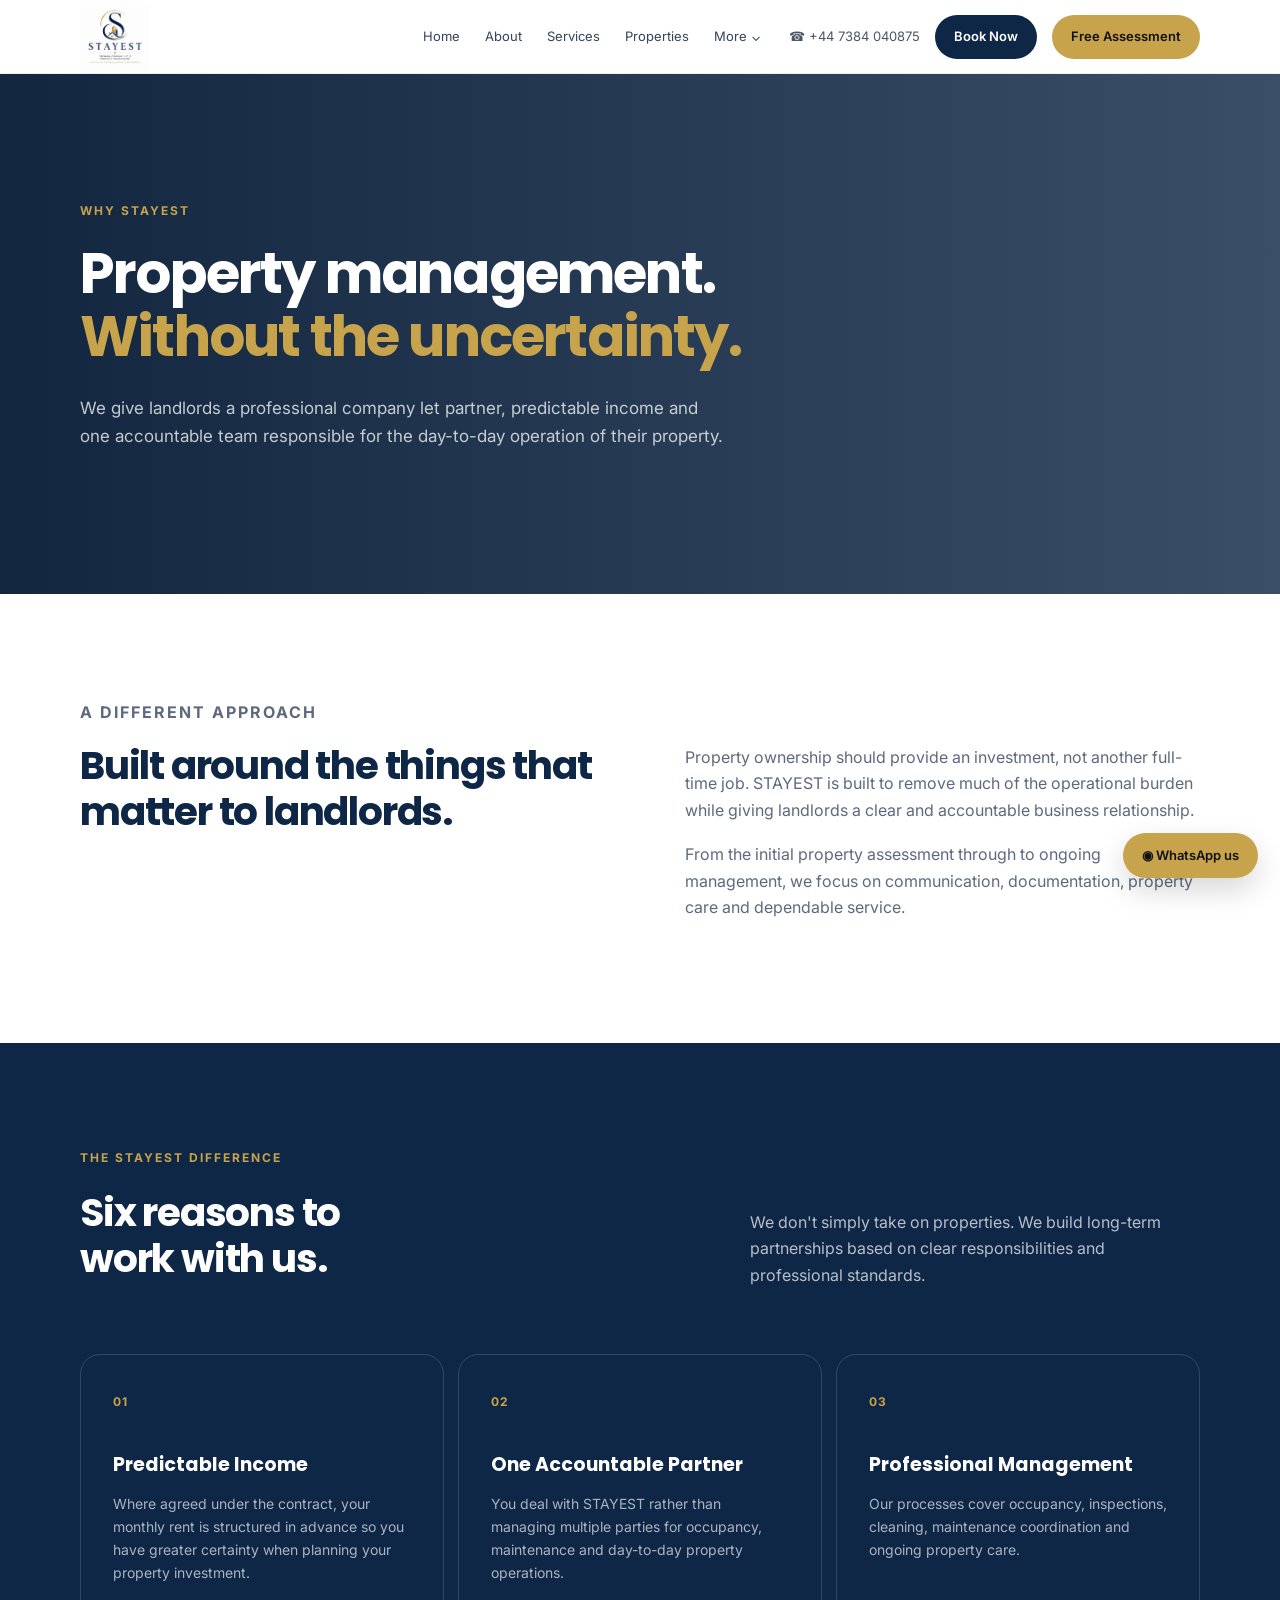
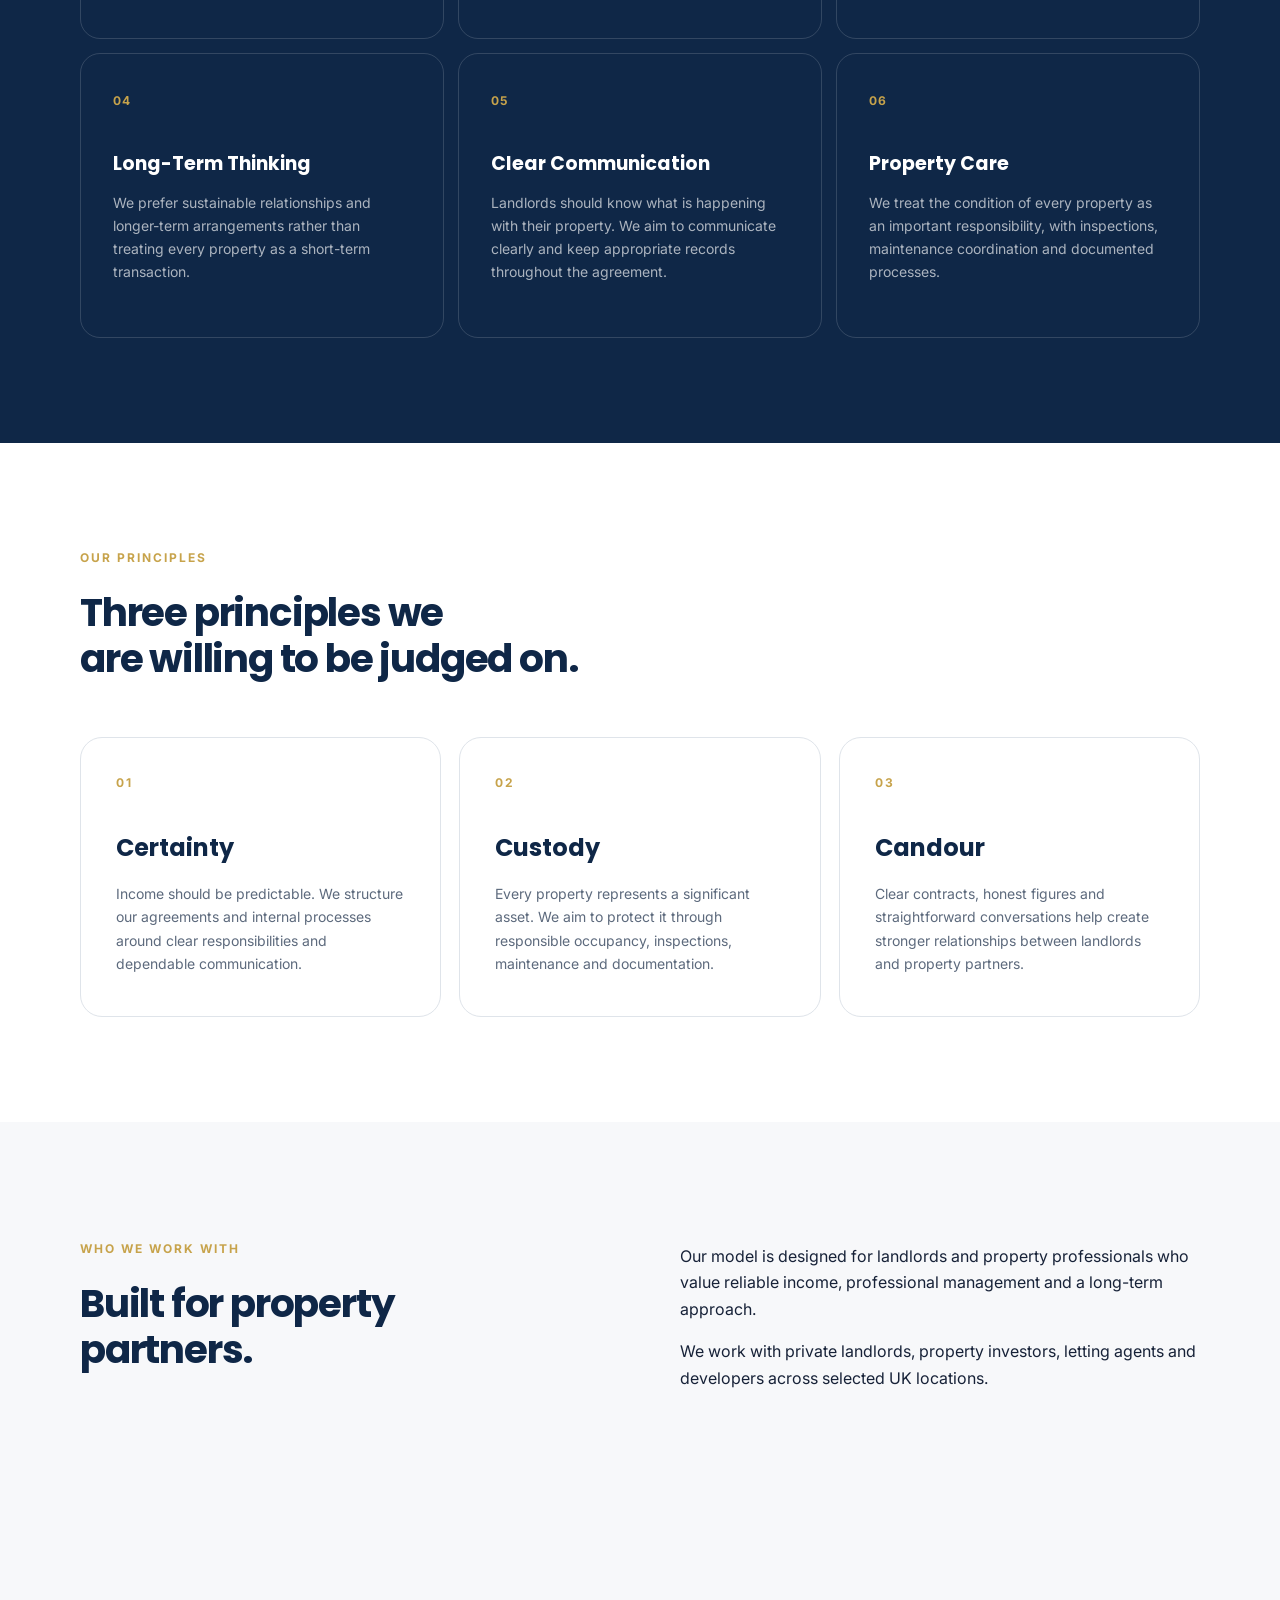
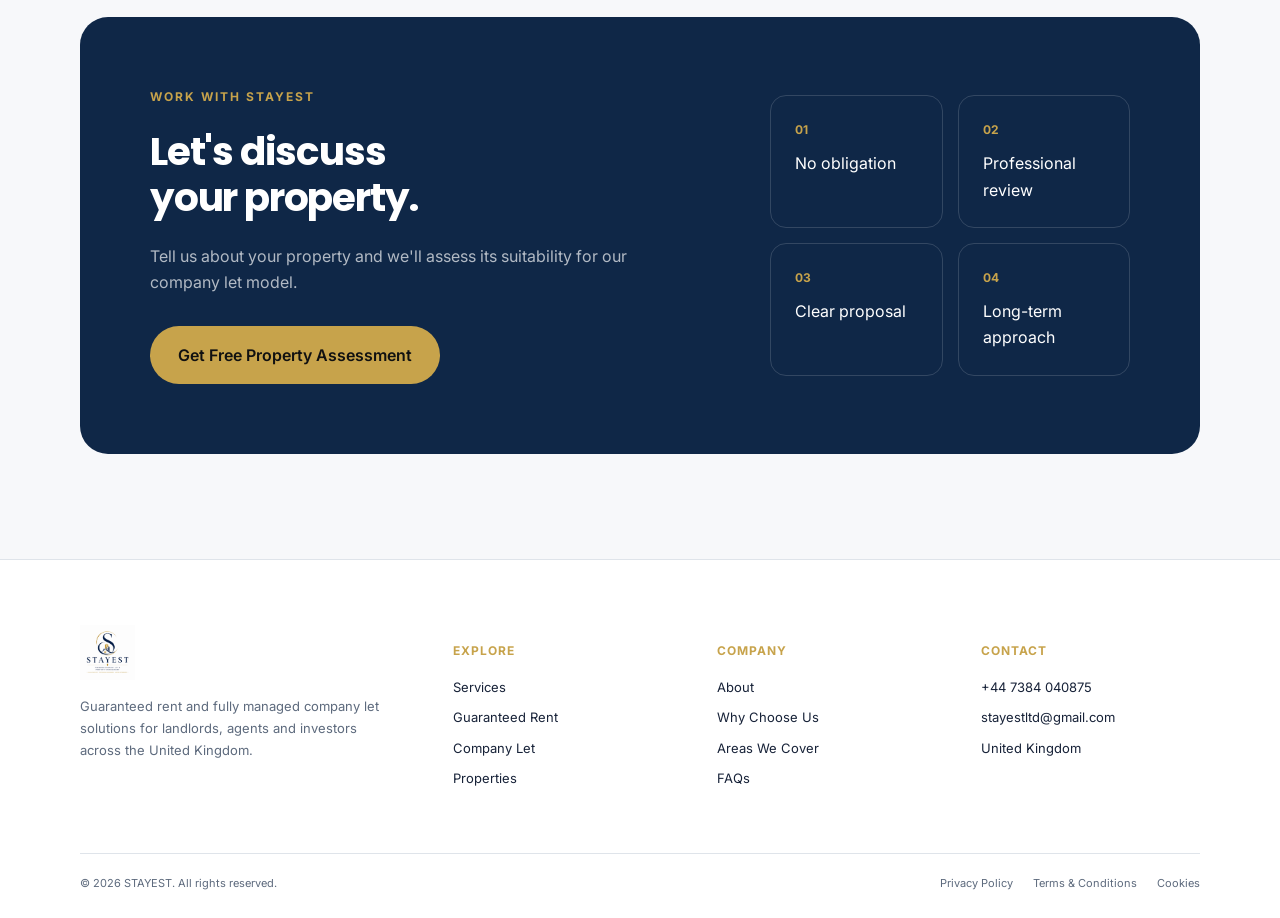
<file: why-choose-us.html>
<!DOCTYPE html>
<html lang="en-GB">
<head>
  <meta charset="UTF-8">
  <meta name="viewport" content="width=device-width, initial-scale=1.0">

  <title>Why Choose Us | STAYEST</title>

  <meta name="description" content="Discover why landlords, investors and property partners choose STAYEST for guaranteed rent and professional company let property management.">

  <meta name="theme-color" content="#0F2747">

  <link rel="preconnect" href="https://fonts.googleapis.com">
  <link rel="preconnect" href="https://fonts.gstatic.com" crossorigin>

  <link href="https://fonts.googleapis.com/css2?family=Inter:wght@400;500;600;700&family=Poppins:wght@500;600;700;800&display=swap" rel="stylesheet">

  <link rel="stylesheet" href="css/style.css">
</head>

<body>

<header class="site-header" id="top">

  <div class="container nav-wrap">

    <!-- LOGO -->
    <a class="brand" href="index.html" aria-label="STAYEST home">
      <img src="images/stayest_logo.png" alt="STAYEST" class="logo-image">
    </a>

    <!-- DESKTOP NAVIGATION -->
    <nav class="desktop-nav" aria-label="Main navigation">

      <a href="index.html">Home</a>

      <a href="about.html">About</a>

      <a href="services.html">Services</a>

      <a href="properties.html">Properties</a>

      <!-- MORE -->
      <button class="nav-more" type="button" aria-expanded="false">
        More <span>⌄</span>
      </button>

      <div class="more-menu">

        <a href="guaranteed-rent.html">Guaranteed Rent</a>

        <a href="company-let.html">Company Let</a>

        <a href="why-choose-us.html">Why Choose Us</a>

        <a href="areas.html">Areas We Cover</a>

        <a href="faq.html">FAQs</a>

        <a href="contact.html">Contact</a>

      </div>

    </nav>

    <!-- HEADER ACTIONS -->
    <div class="nav-actions">

      <!-- PHONE -->
      <a class="phone" href="tel:+447384040875">
        ☎ <span>+44 7384 040875</span>
      </a>

      <!-- BOOK NOW -->
      <a class="btn btn-navy btn-small" href="properties.html">
        Book Now
      </a>

      <!-- FREE ASSESSMENT -->
      <a class="btn btn-gold btn-small" href="contact.html">
        Free Assessment
      </a>

      <!-- MOBILE MENU -->
      <button
        class="menu-toggle"
        type="button"
        aria-label="Open menu"
        aria-expanded="false">

        <span></span>
        <span></span>
        <span></span>

      </button>

    </div>

  </div>

  <!-- MOBILE NAVIGATION -->
  <nav class="mobile-nav" aria-label="Mobile navigation">

    <a href="index.html">Home</a>

    <a href="about.html">About</a>

    <a href="services.html">Services</a>

    <a href="properties.html">Properties</a>

    <a href="guaranteed-rent.html">Guaranteed Rent</a>

    <a href="company-let.html">Company Let</a>

    <a href="why-choose-us.html">Why Choose Us</a>

    <a href="areas.html">Areas We Cover</a>

    <a href="faq.html">FAQs</a>

    <a href="contact.html">Contact</a>

  </nav>

</header>


<main>

  <!-- HERO -->

  <section class="inner-hero why-hero">

    <div class="container inner-hero-content">

      <p class="eyebrow">WHY STAYEST</p>

      <h1>
        Property management.<br>
        <span>Without the uncertainty.</span>
      </h1>

      <p>
        We give landlords a professional company let partner,
        predictable income and one accountable team responsible
        for the day-to-day operation of their property.
      </p>

    </div>

  </section>


  <!-- INTRO -->

  <section class="section">

    <div class="container">

      <div class="two-col reveal">

        <div>

          <p class="eyebrow">A DIFFERENT APPROACH</p>

          <h2>
            Built around the things that matter to landlords.
          </h2>

        </div>

        <div>

          <p>
            Property ownership should provide an investment,
            not another full-time job. STAYEST is built to remove
            much of the operational burden while giving landlords
            a clear and accountable business relationship.
          </p>

          <p>
            From the initial property assessment through to
            ongoing management, we focus on communication,
            documentation, property care and dependable service.
          </p>

        </div>

      </div>

    </div>

  </section>


  <!-- BENEFITS -->

  <section class="dark-section section">

    <div class="container">

      <div class="split-heading reveal">

        <div>

          <p class="eyebrow">THE STAYEST DIFFERENCE</p>

          <h2>
            Six reasons to<br>
            work with us.
          </h2>

        </div>

        <p>
          We don't simply take on properties. We build long-term
          partnerships based on clear responsibilities and
          professional standards.
        </p>

      </div>


      <div class="why-grid">

        <article class="why-card reveal">

          <span>01</span>

          <h3>Predictable Income</h3>

          <p>
            Where agreed under the contract, your monthly rent
            is structured in advance so you have greater certainty
            when planning your property investment.
          </p>

        </article>


        <article class="why-card reveal">

          <span>02</span>

          <h3>One Accountable Partner</h3>

          <p>
            You deal with STAYEST rather than managing multiple
            parties for occupancy, maintenance and day-to-day
            property operations.
          </p>

        </article>


        <article class="why-card reveal">

          <span>03</span>

          <h3>Professional Management</h3>

          <p>
            Our processes cover occupancy, inspections, cleaning,
            maintenance coordination and ongoing property care.
          </p>

        </article>


        <article class="why-card reveal">

          <span>04</span>

          <h3>Long-Term Thinking</h3>

          <p>
            We prefer sustainable relationships and longer-term
            arrangements rather than treating every property as
            a short-term transaction.
          </p>

        </article>


        <article class="why-card reveal">

          <span>05</span>

          <h3>Clear Communication</h3>

          <p>
            Landlords should know what is happening with their
            property. We aim to communicate clearly and keep
            appropriate records throughout the agreement.
          </p>

        </article>


        <article class="why-card reveal">

          <span>06</span>

          <h3>Property Care</h3>

          <p>
            We treat the condition of every property as an
            important responsibility, with inspections,
            maintenance coordination and documented processes.
          </p>

        </article>

      </div>

    </div>

  </section>


  <!-- OUR PRINCIPLES -->

  <section class="section">

    <div class="container">

      <div class="section-intro reveal">

        <p class="eyebrow">OUR PRINCIPLES</p>

        <h2>
          Three principles we<br>
          are willing to be judged on.
        </h2>

      </div>


      <div class="principles-grid">

        <article class="principle-card reveal">

          <div>01</div>

          <h3>Certainty</h3>

          <p>
            Income should be predictable. We structure our
            agreements and internal processes around clear
            responsibilities and dependable communication.
          </p>

        </article>


        <article class="principle-card reveal">

          <div>02</div>

          <h3>Custody</h3>

          <p>
            Every property represents a significant asset.
            We aim to protect it through responsible occupancy,
            inspections, maintenance and documentation.
          </p>

        </article>


        <article class="principle-card reveal">

          <div>03</div>

          <h3>Candour</h3>

          <p>
            Clear contracts, honest figures and straightforward
            conversations help create stronger relationships
            between landlords and property partners.
          </p>

        </article>

      </div>

    </div>

  </section>


  <!-- WHO WE WORK WITH -->

  <section class="areas section">

    <div class="container">

      <div class="areas-box reveal">

        <div>

          <p class="eyebrow">WHO WE WORK WITH</p>

          <h2>
            Built for property<br>
            partners.
          </h2>

        </div>

        <div>

          <p>
            Our model is designed for landlords and property
            professionals who value reliable income, professional
            management and a long-term approach.
          </p>

          <p>
            We work with private landlords, property investors,
            letting agents and developers across selected UK
            locations.
          </p>

        </div>

      </div>

    </div>

  </section>


  <!-- CTA -->

  <section class="assessment section">

    <div class="container assessment-box reveal">

      <div>

        <p class="eyebrow">WORK WITH STAYEST</p>

        <h2>
          Let's discuss<br>
          your property.
        </h2>

        <p>
          Tell us about your property and we'll assess its
          suitability for our company let model.
        </p>

        <a class="btn btn-gold" href="contact.html">
          Get Free Property Assessment
        </a>

      </div>

      <div class="assessment-points">

        <div>
          <strong>01</strong>
          <span>No obligation</span>
        </div>

        <div>
          <strong>02</strong>
          <span>Professional review</span>
        </div>

        <div>
          <strong>03</strong>
          <span>Clear proposal</span>
        </div>

        <div>
          <strong>04</strong>
          <span>Long-term approach</span>
        </div>

      </div>

    </div>

  </section>

</main>


<a
  class="whatsapp"
  href="https://wa.me/447384040875?text=Hello%20STAYEST%2C%20I%E2%80%99m%20interested%20in%20your%20company%20let%20and%20guaranteed%20rent%20services.%20I%E2%80%99d%20like%20to%20discuss%20my%20property%20and%20find%20out%20whether%20it%20would%20be%20suitable.%20Thank%20you."
  target="_blank"
  rel="noopener"
>
  ◉ <span>WhatsApp us</span>
</a>


<!-- FOOTER -->

<footer class="footer">

  <div class="container footer-grid">

    <div>

      <div class="footer-brand">
        <img
          src="images/stayest_logo.png"
          alt="STAYEST"
          class="footer-logo"
        >
      </div>

      <p>
        Guaranteed rent and fully managed company let solutions
        for landlords, agents and investors across the United Kingdom.
      </p>

    </div>


    <div>

      <h4>Explore</h4>

      <a href="services.html">Services</a>
      <a href="guaranteed-rent.html">Guaranteed Rent</a>
      <a href="company-let.html">Company Let</a>
      <a href="properties.html">Properties</a>

    </div>


    <div>

      <h4>Company</h4>

      <a href="about.html">About</a>
      <a href="why-choose-us.html">Why Choose Us</a>
      <a href="areas.html">Areas We Cover</a>
      <a href="faq.html">FAQs</a>

    </div>


    <div>

      <h4>Contact</h4>

      <a href="tel:+447384040875">
        +44 7384 040875
      </a>

      <a href="mailto:stayestltd@gmail.com">
        stayestltd@gmail.com
      </a>

      <span>United Kingdom</span>

    </div>

  </div>


  <div class="container footer-bottom">

    <span>
      © 2026 STAYEST. All rights reserved.
    </span>

    <div>

      <a href="privacy.html">Privacy Policy</a>

      <a href="terms.html">Terms & Conditions</a>

      <a href="#">Cookies</a>

    </div>

  </div>

</footer>


<script src="js/script.js"></script>

</body>
</html>
</file>
<file: css/style.css>
:root{
  --navy:#0F2747;
  --navy-dark:#091a30;
  --gold:#C7A34B;
  --gold-light:#d7b866;
  --text:#172238;
  --muted:#5d6a7d;
  --line:#dfe4ea;
  --light:#f7f8fa;
  --white:#fff;
  --radius:24px;
}
*{box-sizing:border-box}
html{scroll-behavior:smooth}
body{margin:0;color:var(--text);background:#fff;font-family:Inter,Arial,sans-serif;line-height:1.65}
a{text-decoration:none;color:inherit}
button,input,select,textarea{font:inherit}
.container{width:min(1120px,calc(100% - 48px));margin:auto}
.site-header{height:74px;background:#fff;position:sticky;top:0;z-index:1000;border-bottom:1px solid rgba(15,39,71,.08)}
.nav-wrap{height:74px;display:flex;align-items:center;gap:28px}
.brand{display:flex;align-items:center;gap:14px;min-width:max-content}
.logo-image{height:190px;width: 70px; object-fit:contain;object-position:left center;display:block;}
.desktop-nav{display:flex;align-items:center;gap:25px;margin-left:auto;font-size:13px;color:#33445b;position:relative}
.desktop-nav a,.nav-more{transition:.2s}
.desktop-nav a:hover,.nav-more:hover{color:var(--gold)}
.nav-more{border:0;background:none;color:#33445b;cursor:pointer;padding:10px 0}
.more-menu{display:none;position:absolute;right:0;top:45px;background:#fff;border:1px solid var(--line);box-shadow:0 18px 50px rgba(9,26,48,.12);padding:10px;border-radius:14px;min-width:180px}
.more-menu.open{display:grid}
.more-menu a{padding:9px 12px}
.nav-actions{display:flex;align-items:center;gap:15px}
.phone{font-size:13px;color:#4b5667;white-space:nowrap}
.btn{display:inline-flex;align-items:center;justify-content:center;border:1px solid transparent;border-radius:999px;padding:15px 27px;font-weight:600;cursor:pointer;transition:transform .25s,box-shadow .25s,background .25s}
.btn:hover{transform:translateY(-2px);box-shadow:0 12px 30px rgba(15,39,71,.14)}
.btn-small{padding:10px 18px;font-size:13px}
.btn-gold{background:var(--gold);color:#111}
.btn-outline-light{border-color:rgba(255,255,255,.35);color:#fff}
.btn-navy{background:var(--navy);color:#fff}
.menu-toggle{display:none;border:0;background:none;width:42px;height:42px}
.menu-toggle span{display:block;width:23px;height:2px;background:var(--navy);margin:5px auto}
.mobile-nav{display:none}
.hero{min-height:700px;position:relative;display:flex;align-items:center;overflow:hidden;background:var(--navy)}
.hero-bg{position:absolute;inset:0;background:
linear-gradient(90deg,rgba(8,29,55,.95) 0%,rgba(15,39,71,.87) 42%,rgba(15,39,71,.62) 100%),
url("https://images.unsplash.com/photo-1600607687920-4e2a09cf159d?auto=format&fit=crop&w=2200&q=85") center/cover}
.hero-overlay{position:absolute;inset:0;background:linear-gradient(180deg,rgba(5,18,35,.12),rgba(5,18,35,.25))}
.hero-content{position:relative;z-index:1;padding:90px 0 50px;color:#fff}
.eyebrow{font-size:12px;font-weight:700;letter-spacing:2px;color:var(--gold);margin:0 0 22px}
.hero h1{font-family:Poppins,sans-serif;font-size:58px;line-height:1.1;letter-spacing:-2px;max-width:800px;margin:0 0 30px;font-weight:700}
.hero h1 span{color:var(--gold)}
.hero-copy{font-size:17px;max-width:650px;color:rgba(255,255,255,.84);margin-bottom:35px}
.hero-actions{display:flex;gap:12px;flex-wrap:wrap}
.hero-trust{display:grid;grid-template-columns:repeat(3,1fr);max-width:700px;border-top:1px solid rgba(255,255,255,.22);margin-top:60px;padding-top:25px;gap:30px}
.hero-trust div{display:grid;gap:4px}.hero-trust strong{font-size:13px;color:var(--gold)}.hero-trust span{font-size:11px;color:rgba(255,255,255,.65)}
.section{padding:105px 0}
.section-intro{max-width:790px;margin-bottom:55px}.section-intro h2,.split-heading h2,.two-col h2,.assessment h2,.areas h2,.contact h2{font-family:Poppins;font-size:39px;line-height:1.18;letter-spacing:-1.2px;margin:0 0 22px;color:var(--navy)}
.section-intro>p:last-child,.two-col p,.areas-box>p,.contact-copy>p{color:var(--muted);font-size:16px;max-width:760px}
.benefit-grid{display:grid;grid-template-columns:repeat(4,1fr);border:1px solid var(--line);border-radius:24px;overflow:hidden}
.benefit-grid article{padding:32px 28px;min-height:220px;border-right:1px solid var(--line);border-bottom:1px solid var(--line)}
.benefit-grid article:nth-child(4n){border-right:0}.benefit-grid article:nth-last-child(-n+4){border-bottom:0}
.benefit-grid small{color:var(--gold);font-weight:700;letter-spacing:2px}.benefit-grid h3{font-family:Poppins;font-size:16px;margin:22px 0 10px;color:var(--navy)}.benefit-grid p{font-size:14px;color:var(--muted);margin:0}
.dark-section{background:var(--navy);color:#fff}.split-heading{display:flex;justify-content:space-between;align-items:end;gap:80px;margin-bottom:50px}.split-heading h2{color:#fff}.split-heading>p{max-width:450px;color:rgba(255,255,255,.7)}
.service-grid{display:grid;grid-template-columns:repeat(4,1fr);gap:14px}.service-card{border:1px solid rgba(255,255,255,.16);border-radius:20px;padding:30px;min-height:270px;transition:.3s}.service-card:hover{transform:translateY(-5px);border-color:rgba(199,163,75,.65)}.service-card span{color:var(--gold);font-size:12px;font-weight:700}.service-card h3{font-family:Poppins;font-size:20px;margin:38px 0 12px}.service-card p{color:rgba(255,255,255,.65);font-size:14px}.service-card a{color:var(--gold);font-size:13px;font-weight:600}
.centered{text-align:center;margin-left:auto;margin-right:auto}.steps{display:grid;grid-template-columns:repeat(6,1fr);gap:0}.step{position:relative;padding:0 18px;text-align:center}.step:not(:last-child):after{content:"";position:absolute;top:19px;right:-8px;width:16px;height:1px;background:var(--gold)}.step b{display:grid;place-items:center;margin:auto;width:40px;height:40px;border:1px solid var(--gold);border-radius:50%;color:var(--gold);font-size:12px}.step h3{font-family:Poppins;font-size:15px;color:var(--navy);margin:25px 0 10px}.step p{font-size:12px;color:var(--muted)}
.assessment{background:var(--light)}.assessment-box{background:var(--navy);border-radius:28px;padding:70px;display:grid;grid-template-columns:1.2fr .8fr;gap:80px;color:#fff}.assessment h2{color:#fff}.assessment-box>div>p:not(.eyebrow){color:rgba(255,255,255,.68);max-width:480px;margin-bottom:30px}.assessment-points{display:grid;grid-template-columns:1fr 1fr;gap:15px;align-content:center}.assessment-points div{border:1px solid rgba(255,255,255,.15);border-radius:16px;padding:24px}.assessment-points strong{color:var(--gold);display:block;font-size:12px}.assessment-points span{display:block;margin-top:10px}
.two-col{display:grid;grid-template-columns:1fr 1fr;gap:90px;align-items:start}.two-col>div:last-child{padding-top:45px}.two-col p{margin:0 0 18px}
.properties{background:#fff}.property-placeholders{display:grid;grid-template-columns:1.4fr 1fr 1fr;gap:15px}.property-image{min-height:380px;border-radius:22px;position:relative;overflow:hidden;background-position:center;background-size:cover;display:flex;align-items:end;padding:24px;color:#fff}.property-image:before{content:"";position:absolute;inset:0;background:linear-gradient(transparent 35%,rgba(9,26,48,.75))}.property-image span{position:relative;font-family:Poppins;font-weight:600}.property-image.one{background-image:url("https://images.unsplash.com/photo-1600566753086-00f18fb6b3ea?auto=format&fit=crop&w=1200&q=80")}.property-image.two{background-image:url("https://images.unsplash.com/photo-1600607687939-ce8a6c25118c?auto=format&fit=crop&w=1200&q=80")}.property-image.three{background-image:url("https://images.unsplash.com/photo-1600585154340-be6161a56a0c?auto=format&fit=crop&w=1200&q=80")}
.areas{background:var(--light)}.areas-box{display:grid;grid-template-columns:1fr 1fr;gap:80px;align-items:center}.areas-box>p{max-width:500px}
.faq-layout{display:grid;grid-template-columns:.8fr 1.2fr;gap:90px}.faq-list details{border-top:1px solid var(--line);padding:22px 0}.faq-list details:last-child{border-bottom:1px solid var(--line)}summary{cursor:pointer;font-family:Poppins;font-weight:600;color:var(--navy);list-style:none;display:flex;justify-content:space-between}summary::-webkit-details-marker{display:none}summary:after{content:"+";color:var(--gold);font-size:22px;font-weight:400}.faq-list details[open] summary:after{content:"−"}.faq-list p{color:var(--muted);font-size:14px;max-width:700px}
.contact{background:var(--light)}.contact-grid{display:grid;grid-template-columns:.8fr 1.2fr;gap:90px}.contact-copy a{display:block;color:var(--navy);font-weight:600;margin-top:14px}.enquiry-form{background:#fff;border:1px solid var(--line);border-radius:24px;padding:35px;box-shadow:0 20px 60px rgba(15,39,71,.06)}.form-row{display:grid;grid-template-columns:1fr 1fr;gap:16px}.enquiry-form label{display:block;font-size:12px;font-weight:600;color:var(--navy);margin-bottom:16px}.enquiry-form input,.enquiry-form select,.enquiry-form textarea{display:block;width:100%;margin-top:7px;border:1px solid var(--line);border-radius:10px;padding:13px 14px;outline:none;color:var(--text);background:#fff}.enquiry-form input:focus,.enquiry-form select:focus,.enquiry-form textarea:focus{border-color:var(--gold);box-shadow:0 0 0 3px rgba(199,163,75,.12)}.form-note{font-size:11px;color:#7b8796}
.whatsapp{position:fixed;right:22px;bottom:22px;background:var(--gold);padding:12px 19px;border-radius:999px;color:#111;font-size:13px;font-weight:600;z-index:900;box-shadow:0 12px 30px rgba(0,0,0,.16)}
.footer{background:#fff;color:var(--text);padding:65px 0 25px;border-top:1px solid var(--line)}.footer-grid{display:grid;grid-template-columns:1.5fr 1fr 1fr 1fr;gap:45px;padding-bottom:55px}.footer-brand{font-family:Poppins;font-weight:700;letter-spacing:2px;font-size:20px;color:var(--navy)}.footer-logo{width:170px;height:auto;max-height:60px;object-fit:contain;object-position:left center;display:block;margin-bottom:15px}.footer-grid p{color:var(--muted);max-width:260px;font-size:13px}.footer-grid h4{font-size:12px;color:var(--gold);letter-spacing:1px;text-transform:uppercase}.footer-grid a,.footer-grid span{display:block;color:var(--text);font-size:13px;margin:9px 0}.footer-grid a:hover{color:var(--gold)}.footer-bottom{border-top:1px solid var(--line);padding-top:20px;display:flex;justify-content:space-between;color:var(--muted);font-size:11px}.footer-bottom div{display:flex;gap:20px}
.reveal{opacity:0;transform:translateY(22px);transition:opacity .7s ease,transform .7s ease}.reveal.visible{opacity:1;transform:none}

@media(max-width:1050px){
  .desktop-nav{gap:14px}.phone span{display:none}.benefit-grid{grid-template-columns:repeat(2,1fr)}.benefit-grid article:nth-child(2n){border-right:0}.benefit-grid article:nth-last-child(-n+4){border-bottom:1px solid var(--line)}.benefit-grid article:nth-last-child(-n+2){border-bottom:0}.service-grid{grid-template-columns:repeat(2,1fr)}.steps{grid-template-columns:repeat(3,1fr);row-gap:35px}.step:nth-child(3):after,.step:nth-child(6):after{display:none}
}
@media(max-width:800px){
  .container{width:min(100% - 32px,640px)}.site-header,.nav-wrap{height:68px}.desktop-nav,.nav-actions .phone,.nav-actions .btn{display:none}.menu-toggle{display:block}.mobile-nav{position:absolute;top:68px;left:0;right:0;background:#fff;border-bottom:1px solid var(--line);padding:12px 20px;display:none;box-shadow:0 18px 35px rgba(0,0,0,.08)}.mobile-nav.open{display:grid}.mobile-nav a{padding:13px 4px;border-bottom:1px solid #edf0f3;font-size:14px}.hero{min-height:680px}.hero h1{font-size:42px;letter-spacing:-1.3px}.hero-content{padding:70px 0 40px}.hero-trust{grid-template-columns:1fr;gap:15px;margin-top:45px}.section{padding:75px 0}.section-intro h2,.split-heading h2,.two-col h2,.assessment h2,.areas h2,.contact h2{font-size:31px}.split-heading,.two-col,.areas-box,.contact-grid,.faq-layout{grid-template-columns:1fr;display:grid;gap:35px}.split-heading>p{margin:0}.two-col>div:last-child{padding-top:0}.benefit-grid{grid-template-columns:1fr}.benefit-grid article,.benefit-grid article:nth-child(2n){border-right:0}.benefit-grid article:nth-last-child(-n+2){border-bottom:1px solid var(--line)}.benefit-grid article:last-child{border-bottom:0}.service-grid{grid-template-columns:1fr}.steps{grid-template-columns:1fr 1fr}.step:not(:last-child):after{display:none}.assessment-box{grid-template-columns:1fr;padding:40px 28px;gap:35px}.property-placeholders{grid-template-columns:1fr}.property-image{min-height:280px}.form-row{grid-template-columns:1fr}.footer-grid{grid-template-columns:1fr 1fr;gap:30px}.footer-bottom{display:grid;gap:15px}.whatsapp{right:14px;bottom:14px}
}
@media(max-width:480px){
  .hero h1{font-size:35px}.hero-copy{font-size:15px}.hero-actions{display:grid}.hero-actions .btn{width:100%}.footer-grid{grid-template-columns:1fr}.assessment-points{grid-template-columns:1fr}.brand-name{font-size:14px}
}

.footer-logo{width:70px;height:190px;object-fit:contain;object-position:left center;display:block;background:#fff}
.footer-grid p{color:var(--muted);max-width:320px;font-size:13px;line-height:1.7}
.services-list{
  display:grid;
  gap:18px;
}

.service-box{
  display:grid;
  grid-template-columns:1fr 1fr;
  gap:70px;
  align-items:center;
  padding:45px 50px;
  border:1px solid var(--line);
  border-radius:24px;
  background:rgba(247,248,250,.55);
  transition:.3s ease;
}

.service-box:hover{
  border-color:rgba(199,163,75,.55);
  box-shadow:0 18px 45px rgba(15,39,71,.07);
  transform:translateY(-2px);
}

.service-info{
  max-width:560px;
}

.service-number{
  color:var(--gold);
  font-size:12px;
  font-weight:700;
  letter-spacing:2px;
}

.service-info h3{
  font-family:Poppins,sans-serif;
  font-size:27px;
  color:var(--navy);
  margin:12px 0 15px;
}

.service-info p{
  color:var(--muted);
  font-size:14px;
  line-height:1.8;
  margin:0;
}

.service-points{
  margin:0;
  padding:0;
  list-style:none;
  border-left:1px solid rgba(199,163,75,.45);
  padding-left:35px;
}

.service-points li{
  position:relative;
  padding-left:25px;
  margin-bottom:15px;
  color:var(--text);
  font-size:13px;
}

.service-points li:last-child{
  margin-bottom:0;
}

.service-points li::before{
  content:"✓";
  position:absolute;
  left:0;
  color:var(--gold);
  font-weight:700;
}

@media(max-width:800px){

  .service-box{
    grid-template-columns:1fr;
    gap:30px;
    padding:35px 30px;
  }

  .service-points{
    border-left:0;
    border-top:1px solid rgba(199,163,75,.45);
    padding-left:0;
    padding-top:25px;
  }

}

/* PROPERTIES PAGE */

.inner-hero{
  min-height:520px;
  background:
    linear-gradient(90deg,rgba(8,29,55,.96),rgba(15,39,71,.82)),
    url("https://images.unsplash.com/photo-1600607687920-4e2a09cf159d?auto=format&fit=crop&w=2200&q=85")
    center/cover;
  display:flex;
  align-items:center;
  color:#fff;
}

.inner-hero-content{
  padding:80px 0;
}

.inner-hero h1{
  font-family:Poppins,sans-serif;
  font-size:56px;
  line-height:1.12;
  letter-spacing:-1.8px;
  margin:0 0 25px;
}

.inner-hero h1 span{
  color:var(--gold);
}

.inner-hero-content>p:last-child{
  max-width:650px;
  color:rgba(255,255,255,.75);
  font-size:17px;
}

.properties-coming-soon{
  border:1px solid var(--line);
  border-radius:28px;
  min-height:480px;
  display:flex;
  align-items:center;
  background:
    linear-gradient(135deg,#f8f9fb,#ffffff);
  position:relative;
  overflow:hidden;
}

.properties-coming-soon:after{
  content:"";
  position:absolute;
  width:400px;
  height:400px;
  border-radius:50%;
  border:1px solid rgba(199,163,75,.18);
  right:-120px;
  top:-120px;
}

.coming-soon-content{
  position:relative;
  z-index:1;
  padding:65px;
  max-width:700px;
}

.coming-soon-number{
  color:var(--gold);
  font-size:13px;
  font-weight:700;
  letter-spacing:2px;
  margin-bottom:35px;
}

.coming-soon-content h2{
  font-family:Poppins;
  color:var(--navy);
  font-size:40px;
  line-height:1.15;
  margin:0 0 22px;
}

.coming-soon-content p:not(.eyebrow){
  color:var(--muted);
  max-width:650px;
  font-size:15px;
}

.coming-soon-actions{
  display:flex;
  gap:12px;
  flex-wrap:wrap;
  margin-top:30px;
}

.btn-outline-navy{
  border:1px solid var(--navy);
  color:var(--navy);
  background:transparent;
}

.property-standard-grid{
  display:grid;
  grid-template-columns:repeat(4,1fr);
  gap:14px;
}

.property-standard-card{
  border:1px solid rgba(255,255,255,.15);
  border-radius:20px;
  padding:30px;
  min-height:250px;
}

.property-standard-card span{
  color:var(--gold);
  font-size:12px;
  font-weight:700;
}

.property-standard-card h3{
  font-family:Poppins;
  font-size:18px;
  margin:35px 0 12px;
}

.property-standard-card p{
  color:rgba(255,255,255,.65);
  font-size:14px;
}

.footer-logo{
  width:150px;
  height:auto;
  max-height:55px;
  object-fit:contain;
  object-position:left center;
  display:block;
  margin-bottom:15px;
}

@media(max-width:800px){
  .inner-hero{
    min-height:500px;
  }

  .inner-hero h1{
    font-size:40px;
  }

  .coming-soon-content{
    padding:40px 28px;
  }

  .coming-soon-content h2{
    font-size:31px;
  }

  .property-standard-grid{
    grid-template-columns:1fr;
  }
}

@media(max-width:480px){
  .inner-hero h1{
    font-size:34px;
  }

  .coming-soon-actions{
    display:grid;
  }

  .coming-soon-actions .btn{
    width:100%;
  }
}

/* WHY CHOOSE US */

.why-grid{
  display:grid;
  grid-template-columns:repeat(3,1fr);
  gap:14px;
}

.why-card{
  border:1px solid rgba(255,255,255,.15);
  border-radius:20px;
  padding:32px;
  min-height:285px;
  transition:.3s ease;
}

.why-card:hover{
  transform:translateY(-5px);
  border-color:rgba(199,163,75,.65);
}

.why-card span{
  color:var(--gold);
  font-size:12px;
  font-weight:700;
  letter-spacing:1px;
}

.why-card h3{
  font-family:Poppins;
  font-size:19px;
  margin:35px 0 12px;
}

.why-card p{
  color:rgba(255,255,255,.65);
  font-size:14px;
  margin:0;
}

.principles-grid{
  display:grid;
  grid-template-columns:repeat(3,1fr);
  gap:18px;
}

.principle-card{
  border:1px solid var(--line);
  border-radius:22px;
  padding:35px;
  min-height:280px;
  transition:.3s ease;
}

.principle-card:hover{
  transform:translateY(-5px);
  border-color:var(--gold);
}

.principle-card>div{
  color:var(--gold);
  font-size:12px;
  font-weight:700;
  letter-spacing:2px;
  margin-bottom:35px;
}

.principle-card h3{
  font-family:Poppins;
  font-size:24px;
  color:var(--navy);
  margin:0 0 15px;
}

.principle-card p{
  color:var(--muted);
  font-size:14px;
  margin:0;
  max-width:380px;
}

@media(max-width:800px){

  .why-grid{
    grid-template-columns:1fr;
  }

  .principles-grid{
    grid-template-columns:1fr;
  }

  .why-card{
    min-height:auto;
  }

  .principle-card{
    min-height:auto;
  }

}
</file>
